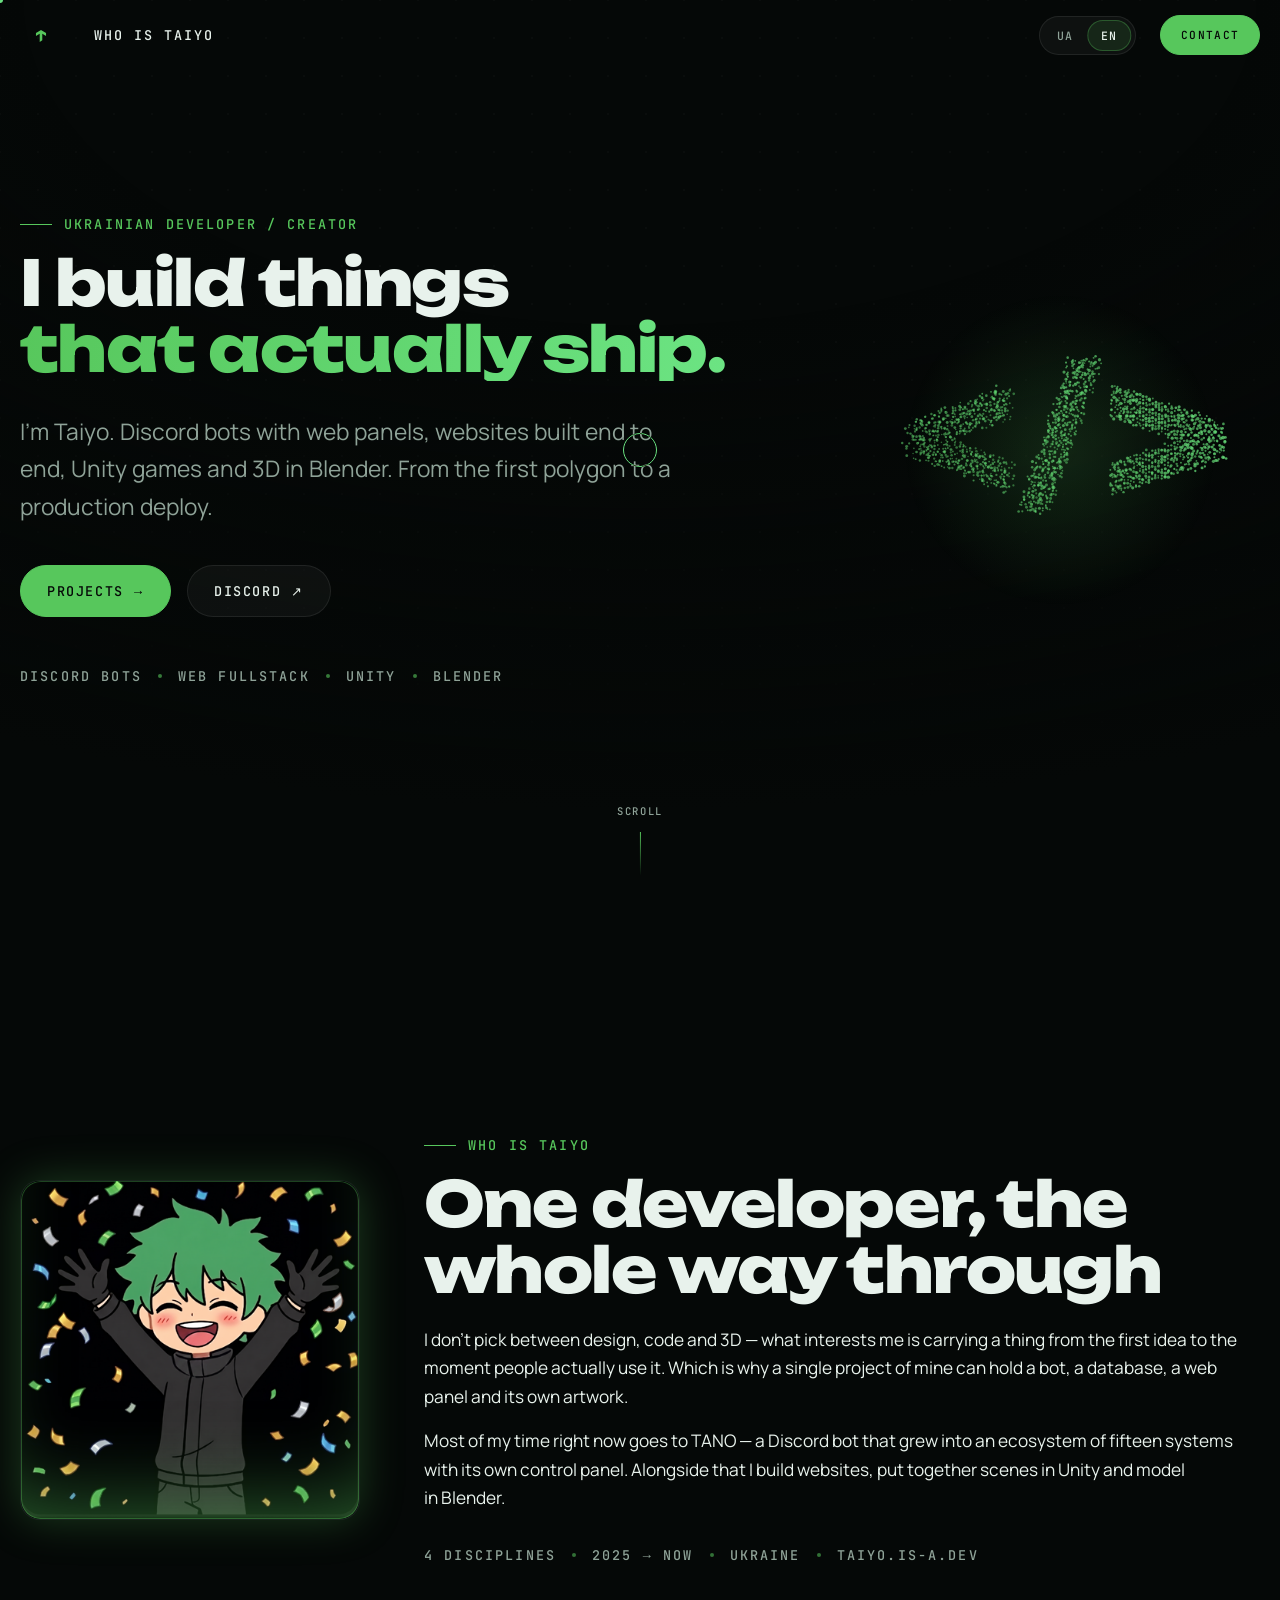
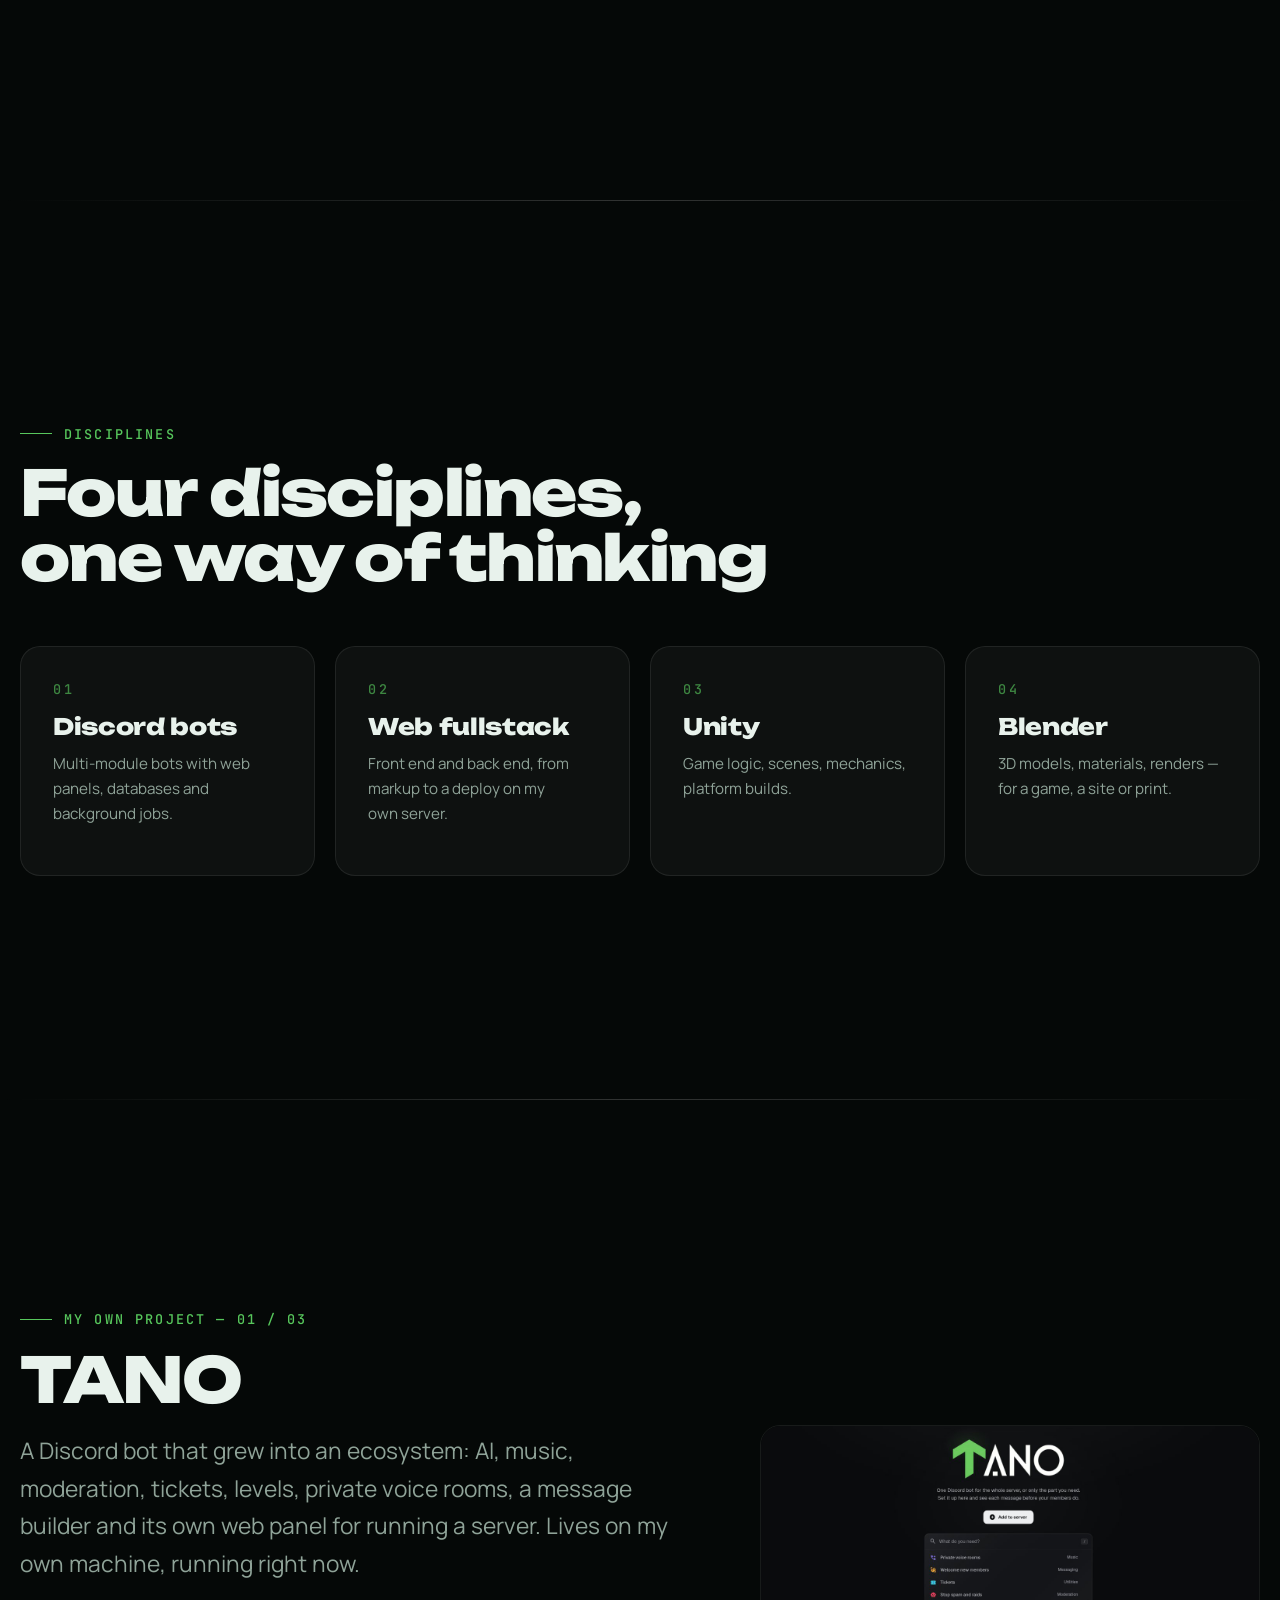
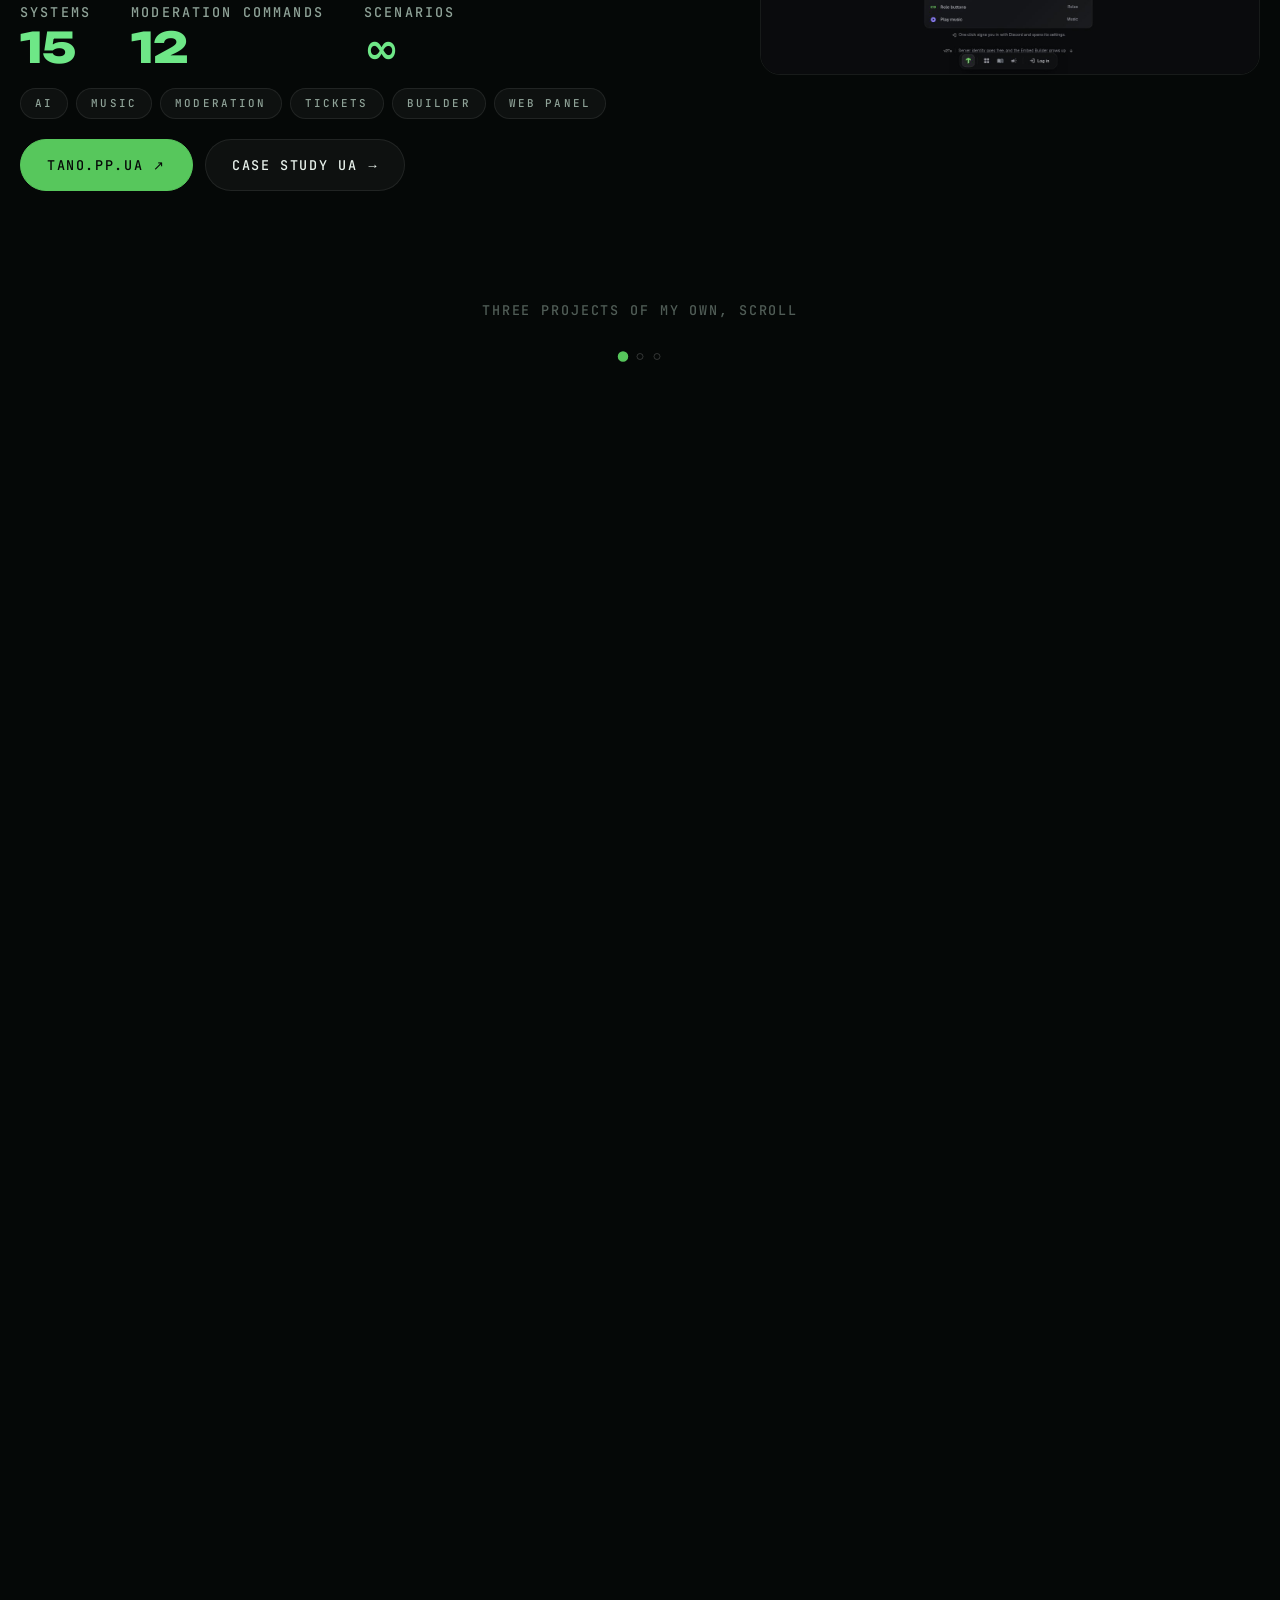
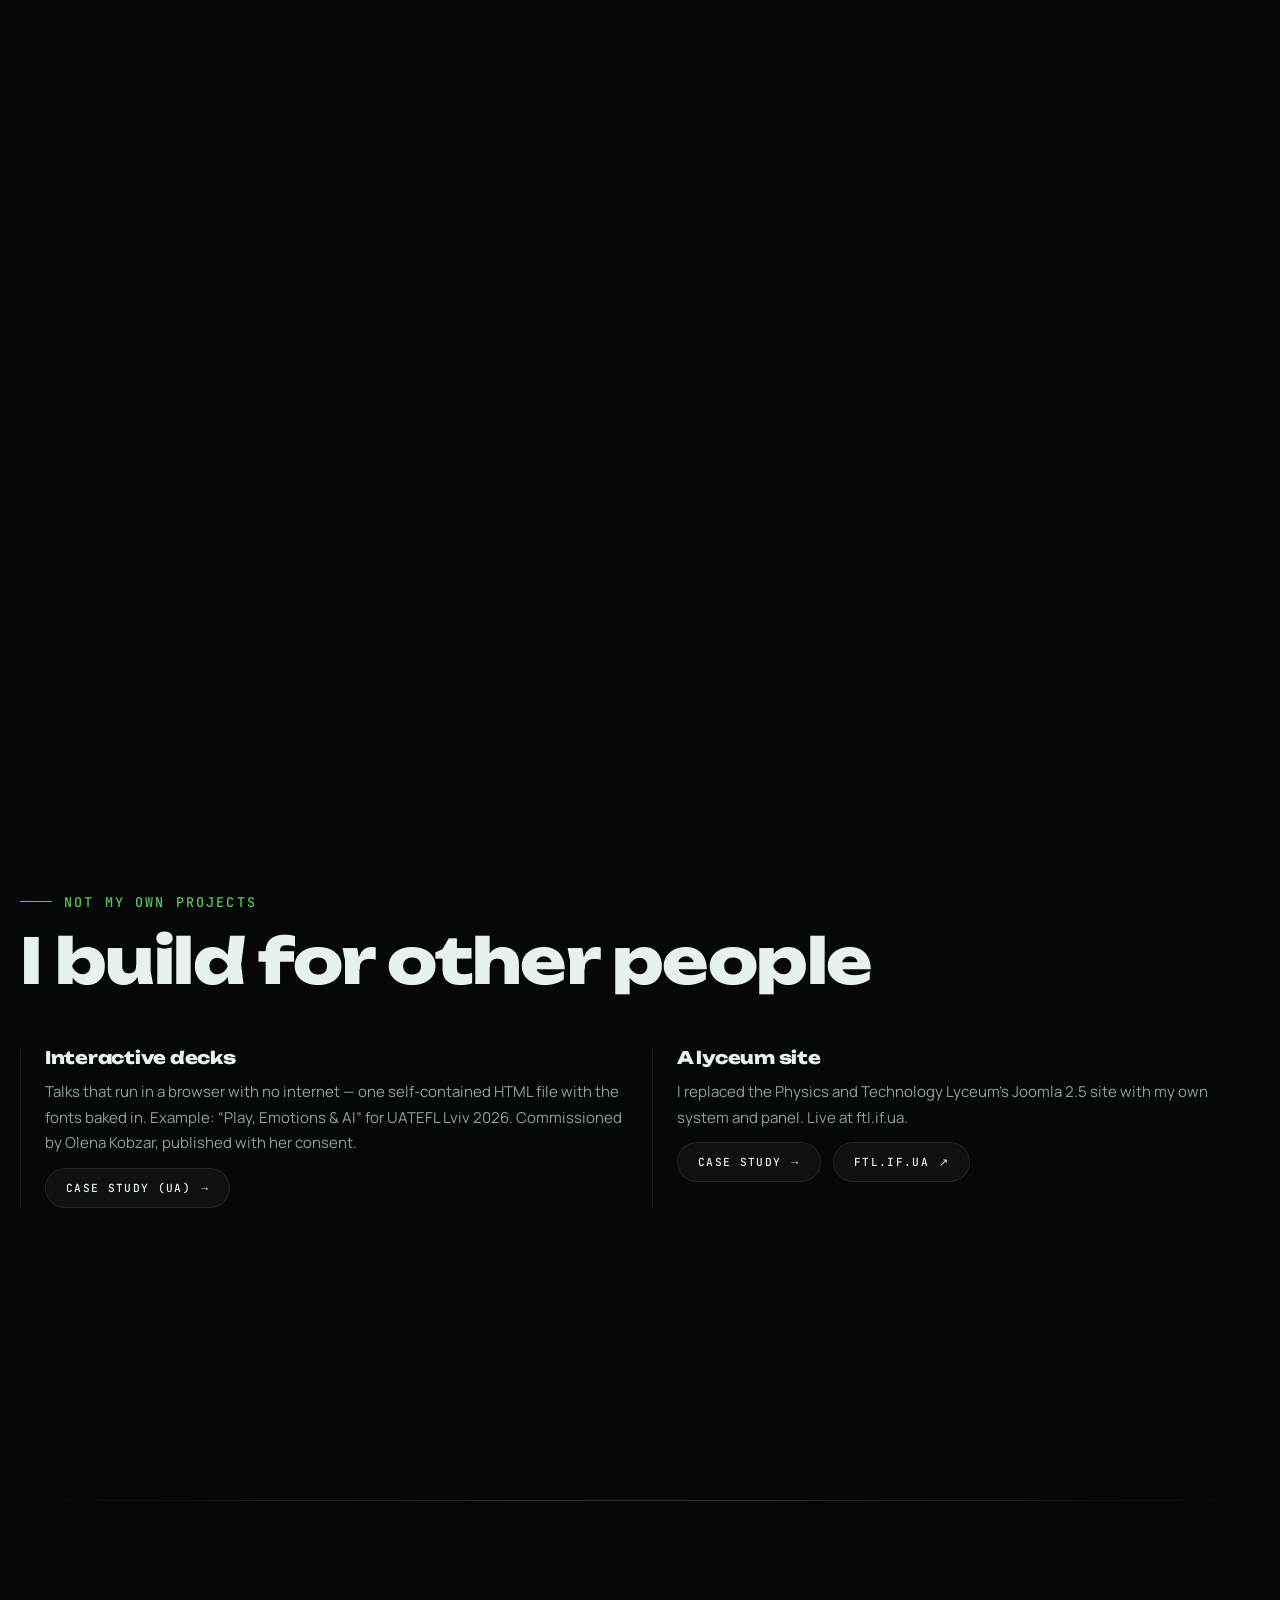
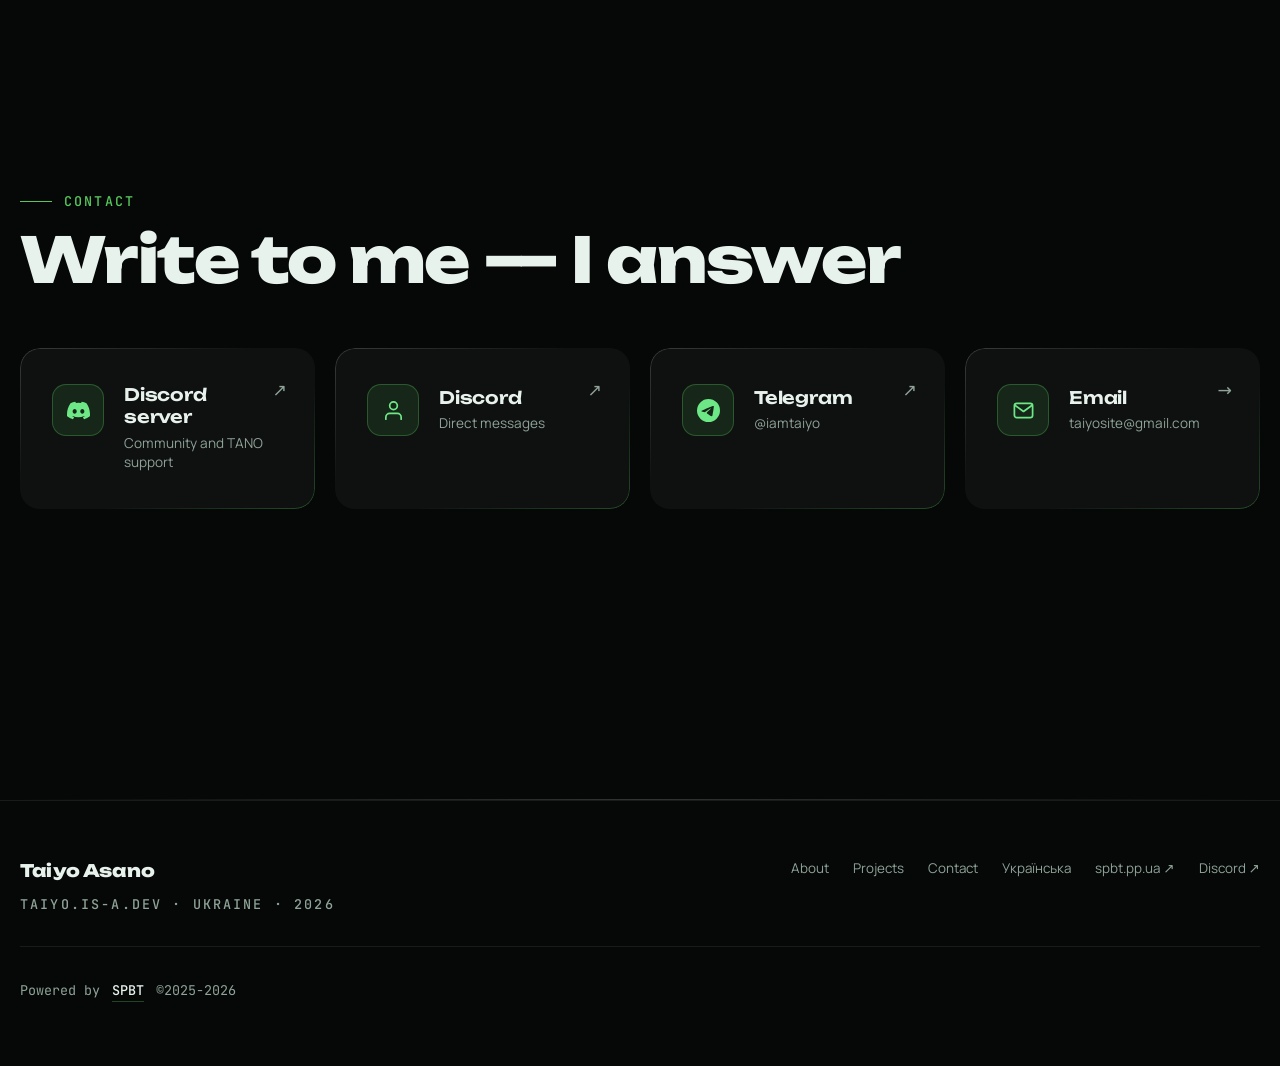
<file: index.html>
<!doctype html>
<!-- `slides` scopes the scroll-snap layout to this page. The case pages under
     /tano/, /ftl/ and /decks/ are ordinary long documents: giving them
     mandatory snapping with no snap targets made every gesture jump to the
     bottom, and zeroing scroll-padding-top hid their anchored headings under
     the fixed nav. -->
<html lang="uk" class="slides">
<head>
<meta charset="utf-8">
<meta name="viewport" content="width=device-width,initial-scale=1">
<script>
  document.documentElement.classList.add('js');
  window.__taiyoFailsafe = setTimeout(function () {
    document.documentElement.classList.add('js-stalled');
  }, 2500);
</script>
<script>
  /* Мова. Той самий порядок, що й на spbt.pp.ua: явний клік по UA/EN важить
     більше за мову браузера, а мова браузера більше за «лишитися». Лише
     українські сторінки перенаправляють: /en/ люди пересилають, і вона мусить
     відкриватися англійською на будь-якому браузері. Inline і ES5, бо модуль
     відкладений і українська сторінка встигла б намалюватися. */
  (function () {
    var KEY = 'taiyo-lang';
    var store = null;
    try { store = window.localStorage; } catch (err) {}
    document.addEventListener('click', function (e) {
      var opt = e.target && e.target.closest && e.target.closest('[data-lang]');
      if (!opt || !store) return;
      try { store.setItem(KEY, opt.getAttribute('data-lang')); } catch (err) {}
    });
    var saved = null;
    try { saved = store && store.getItem(KEY); } catch (err) {}
    if (saved === 'uk') return;
    if (saved !== 'en') {
      if (document.referrer.indexOf(location.origin) === 0) return;
      var langs = navigator.languages || [navigator.language || ''];
      for (var i = 0; i < langs.length; i += 1) {
        if (/^uk\b/i.test(String(langs[i]))) return;
      }
    }
    location.replace('/en/' + location.search + location.hash);
  })();
</script>
<title>Taiyo Asano — Discord-боти, веб, Unity, Blender</title>
<meta name="description" content="Портфоліо Таійо: багатомодульні Discord-боти з веб-панелями, сайти під ключ, ігри на Unity та 3D у Blender. Від першого полігону до продакшн-деплою.">
<meta name="author" content="Taiyo Asano">
<meta name="theme-color" content="#050807">
<link rel="icon" href="/assets/img/favicon.svg" type="image/svg+xml">
<link rel="canonical" href="https://taiyo.is-a.dev/">
<link rel="alternate" hreflang="uk" href="https://taiyo.is-a.dev/">
<link rel="alternate" hreflang="en" href="https://taiyo.is-a.dev/en/">
<link rel="alternate" hreflang="x-default" href="https://taiyo.is-a.dev/">
<meta property="og:type" content="website">
<meta property="og:locale" content="uk_UA">
<meta property="og:site_name" content="Taiyo Asano">
<meta property="og:title" content="Taiyo Asano — Discord-боти, веб, Unity, Blender">
<meta property="og:description" content="Портфоліо Таійо: багатомодульні Discord-боти з веб-панелями, сайти під ключ, ігри на Unity та 3D у Blender. Від першого полігону до продакшн-деплою.">
<meta property="og:url" content="https://taiyo.is-a.dev/">
<meta property="og:image" content="https://taiyo.is-a.dev/assets/img/og.png">
<meta name="twitter:card" content="summary_large_image">
<meta name="twitter:title" content="Taiyo Asano — Discord-боти, веб, Unity, Blender">
<meta name="twitter:description" content="Портфоліо Таійо: Discord-боти з веб-панелями, сайти під ключ, ігри на Unity та 3D у Blender.">
<meta name="twitter:image" content="https://taiyo.is-a.dev/assets/img/og.png">
<link rel="preload" href="/assets/fonts/unbounded-800-cyrillic.woff2" as="font" type="font/woff2" crossorigin>
<link rel="preload" href="/assets/fonts/manrope-400-cyrillic.woff2" as="font" type="font/woff2" crossorigin>
<link rel="stylesheet" href="/assets/css/base.css">
<link rel="stylesheet" href="/assets/css/layout.css">
<link rel="stylesheet" href="/assets/css/components.css">
<link rel="stylesheet" href="/assets/css/taiyo.css">
<script type="module" src="/assets/js/site.js"></script>
</head>
<body>
<canvas id="bg-grid" aria-hidden="true"></canvas>
<div class="cursor-dot" aria-hidden="true"></div>
<div class="cursor-ring" aria-hidden="true"></div>
<div class="page-wipe" aria-hidden="true"></div>

<a class="u-sr" href="#about">Перейти до вмісту</a>

<header class="nav" data-nav>
  <div class="nav__inner">
    <a class="nav__logo nav__logo--icon" href="/" aria-label="Taiyo — на головну">
      <svg viewBox="0 0 2000 2000" aria-hidden="true"><polygon points="1000,510 1420,755 1420,1000 1108,818 1108,1364 892,1490 892,818 580,1000 580,755" fill="currentColor"/></svg>
    </a>

    <a class="nav__who u-mono" href="#about" data-nav-link>WHO IS TAIYO</a>

    <div class="lang" role="group" aria-label="Мова сайту">
      <span class="lang__slider" aria-hidden="true"></span>
      <a class="lang__opt is-on" href="/" data-lang="uk" aria-current="true" lang="uk" hreflang="uk">UA</a>
      <a class="lang__opt" href="/en/" data-lang="en" lang="en" hreflang="en">EN</a>
    </div>

    <a class="btn btn--sm btn--primary nav__cta" data-magnetic href="#contact">Контакти</a>
  </div>
</header>

<main>

  <!-- ═══ 01 · Hero ══════════════════════════════════════════════════ -->
  <section class="hero snap">
    <div class="hero__inner u-container">
      <div class="hero__copy">
        <p class="u-mono u-eyebrow" data-reveal>Український developer / creator</p>
        <h1 class="hero__title">
          <span data-type-in>Створюю все,</span>
          <span class="u-outline" data-reveal data-reveal-delay="2">що запускається.</span>
        </h1>
        <p class="hero__lead" data-reveal data-reveal-delay="1">
          Я — Таійо. Discord-боти з веб-панелями, сайти під ключ, ігри на Unity
          та 3D у Blender. Від першого полігону до продакшн-деплою.
        </p>
        <div class="hero__actions" data-reveal data-reveal-delay="2">
          <a class="btn btn--primary" data-magnetic href="#projects">Проєкти <span aria-hidden="true">→</span></a>
          <a class="btn" data-magnetic href="https://discord.com/invite/b8QpW8W6fR" target="_blank" rel="noopener">Discord <span aria-hidden="true">↗</span></a>
        </div>
        <ul class="hero__tags u-mono" data-reveal data-reveal-delay="3">
          <li>Discord-боти</li><li>Web fullstack</li><li>Unity</li><li>Blender</li>
        </ul>
      </div>

      <div class="hero__visual" data-reveal data-reveal-delay="2">
        <div class="glyph-card">
          <canvas id="hero-glyph" aria-hidden="true"></canvas>
        </div>
      </div>
    </div>
    <div class="hero__scroll u-mono" aria-hidden="true"><span>Гортай</span><i></i></div>
  </section>

  <!-- ═══ 02 · Хто такий Таійо ═══════════════════════════════════════ -->
  <section class="section snap" id="about">
    <div class="u-container about">
      <div class="about__portrait" data-reveal>
        <img src="/assets/img/avatar.png" width="440" height="440" loading="lazy"
             alt="Ілюстрований аватар Таійо — персонаж із зеленим волоссям вітається під конфеті">
        <span class="about__ring" aria-hidden="true"></span>
      </div>
      <div class="about__copy">
        <p class="u-mono u-eyebrow" data-reveal>Who is Taiyo</p>
        <h2 data-reveal data-reveal-delay="1">Один розробник — увесь шлях проєкту</h2>
        <p data-reveal data-reveal-delay="2" style="margin-top:calc(var(--space)*3)">
          Я не вибираю між дизайном, кодом і 3D — мені цікаво вести річ від першої ідеї
          до моменту, коли нею користуються люди. Тому один мій проєкт може містити
          бота, базу даних, веб-панель і власну графіку.
        </p>
        <p data-reveal data-reveal-delay="3">
          Найбільше часу зараз забирає TANO — Discord-бот, який виріс в екосистему
          з п'ятнадцяти систем і власної панелі керування. Паралельно роблю сайти,
          збираю сцени в Unity та моделюю в Blender.
        </p>
        <ul class="facts u-mono" data-reveal data-reveal-delay="4">
          <li>4 напрями</li><li>2025 → зараз</li><li>Україна</li><li>taiyo.is-a.dev</li>
        </ul>
      </div>
    </div>
  </section>

  <!-- ═══ 03 · Напрями ═══════════════════════════════════════════════ -->
  <section class="section section--soft snap" id="skills">
    <div class="u-container">
      <p class="u-mono u-eyebrow" data-reveal>Напрями</p>
      <h2 class="section__title" data-reveal data-reveal-delay="1">Чотири напрями, одна логіка</h2>
      <div class="cards">
        <article class="card card--skill" data-tilt data-reveal data-reveal-delay="1">
          <span class="card__num u-mono">01</span>
          <h3>Discord-боти</h3>
          <p>Багатомодульні боти з веб-панелями, базами даних і фоновими задачами.</p>
        </article>
        <article class="card card--skill" data-tilt data-reveal data-reveal-delay="2">
          <span class="card__num u-mono">02</span>
          <h3>Web fullstack</h3>
          <p>Фронтенд і бекенд, від верстки до деплою на власному сервері.</p>
        </article>
        <article class="card card--skill" data-tilt data-reveal data-reveal-delay="3">
          <span class="card__num u-mono">03</span>
          <h3>Unity</h3>
          <p>Ігрова логіка, сцени, механіки, збірки під платформи.</p>
        </article>
        <article class="card card--skill" data-tilt data-reveal data-reveal-delay="4">
          <span class="card__num u-mono">04</span>
          <h3>Blender</h3>
          <p>3D-моделі, матеріали, рендери — під гру, сайт або друк.</p>
        </article>
      </div>
    </div>
  </section>

  <!-- ═══ 04–06 · Власні проєкти, горизонтально ══════════════════════
       Три власні проєкти їдуть справа наліво. Секція висока,
       всередині sticky-сцена, а рух дає translateX від прогресу звичайної
       вертикальної прокрутки — тобто це справжній скрол, а не перехват
       колеса: скролбар, клавіші й пошук по сторінці працюють. Три
       невидимі якорі дають scroll-snap точки, по одній на проєкт; їхню
       кількість задає --pj-n на секції, а components.css рахує з неї решту.     -->
  <section class="pjtrack" id="projects" aria-labelledby="projects-title" data-pjtrack style="--pj-n:3">
    <!-- Заголовок секції, який не займає жодного пікселя. `.u-sr`
         (base.css:195) — це position:absolute, тож sticky-сцена, якорі
         й прогрес доріжки лишаються рівно там, де були.
         Видимий заголовок усередину сцени без нового CSS не ставиться: рядок
         має height:100%, а сцена — overflow:clip, тому будь-який блок у потоці
         зсуває панелі вниз рівно на свою висоту й стільки ж зрізає знизу.
         Видиме обрамлення несуть надрядки панелей і підпис
         `.pjtrack__hint`. -->
    <h2 class="u-sr" id="projects-title">Три власні проєкти, які я зробив і веду</h2>
    <span class="pjtrack__anchor pjtrack__anchor--1" aria-hidden="true"></span>
    <span class="pjtrack__anchor pjtrack__anchor--2" aria-hidden="true"></span>
    <span class="pjtrack__anchor pjtrack__anchor--3" aria-hidden="true"></span>

    <div class="pjtrack__stage">
      <div class="pjtrack__row" data-pjrow>

        <article class="pjslide pj" id="tano">
          <div class="u-container pj__inner">
      <div class="pj__copy">
        <p class="u-mono u-eyebrow" data-reveal>Мій проєкт — 01 / 03</p>
        <h3 class="pj__title" data-reveal data-reveal-delay="1">TANO</h3>
        <p class="pj__lead" data-reveal data-reveal-delay="2">
          Discord-бот, який виріс в екосистему: штучний інтелект, музика, модерація,
          тікети, рівні, приватні войси, конструктор повідомлень і власна веб-панель
          керування сервером. Живе на своєму сервері, працює просто зараз.
        </p>
        <dl class="stats" data-reveal data-reveal-delay="3">
          <div><dt class="u-mono">Систем</dt><dd data-counter="15">15</dd></div>
          <div><dt class="u-mono">Команд модерації</dt><dd data-counter="12">12</dd></div>
          <div><dt class="u-mono">Сценаріїв</dt><dd>∞</dd></div>
        </dl>
        <ul class="chips u-mono" data-reveal data-reveal-delay="4">
          <li>AI</li><li>Музика</li><li>Модерація</li><li>Тікети</li><li>Builder</li><li>Веб-панель</li>
        </ul>
        <div class="card__actions" data-reveal data-reveal-delay="5">
          <a class="btn btn--primary" data-magnetic href="https://tano.pp.ua/" target="_blank" rel="noopener">tano.pp.ua <span aria-hidden="true">↗</span></a>
          <a class="btn" data-magnetic href="/tano/" data-page-link>Кейс <span aria-hidden="true">→</span></a>
        </div>
      </div>
      <div class="pj__visual" data-reveal data-reveal-delay="2">
        <img src="/assets/img/tano-shot.jpg" width="1280" height="640" loading="lazy"
             alt="Головна сторінка нової панелі TANO v27: одне речення про бота, кнопка Add to server і пошук «What do you need?» із найчастішими задачами">
      </div>
          </div>
        </article>

        <article class="pjslide pj" id="spbt-db">
          <div class="u-container pj__inner">
      <div class="pj__copy">
        <p class="u-mono u-eyebrow" data-reveal>Мій проєкт — 02 / 03</p>
        <h3 class="pj__title" data-reveal data-reveal-delay="1">SPBT_DB</h3>
        <p class="pj__lead" data-reveal data-reveal-delay="2">
          Вбудована база даних для Node.js, яку я написав для TANO замість
          JSON-файлів: індекси, TTL, планувальник і векторний пошук. Код відкритий.
        </p>
        <dl class="stats" data-reveal data-reveal-delay="3">
          <div><dt class="u-mono">Читання зі 100 000</dt><dd>0,8 мкс</dd></div>
          <div><dt class="u-mono">kill -9 без втрат</dt><dd>100/100</dd></div>
          <div><dt class="u-mono">Рядків коду</dt><dd>3 700</dd></div>
        </dl>
        <div class="card__actions" data-reveal data-reveal-delay="5">
          <a class="btn btn--primary" data-magnetic href="https://github.com/DanyloKob/SPBT_DB" target="_blank" rel="noopener">GitHub <span aria-hidden="true">↗</span></a>
        </div>
      </div>
      <div class="pj__visual" data-reveal data-reveal-delay="2">
        <img src="/assets/img/spbt-db-shot.jpg" width="1280" height="640" loading="lazy"
             alt="Сторінка SPBT_DB на GitHub: відкритий репозиторій з описом, тегами й ліцензією MIT">
      </div>
          </div>
        </article>

        <article class="pjslide pj" id="sites">
          <div class="u-container pj__inner">
            <div class="pj__copy">
              <p class="u-mono u-eyebrow" data-reveal>Мій проєкт — 03 / 03</p>
              <h3 class="pj__title" data-reveal data-reveal-delay="1">Сайти</h3>
              <p class="pj__lead" data-reveal data-reveal-delay="2">Сайт компанії SPBT, це портфоліо і застосунок мого класу. Усі три зробив і веду сам.</p>
              <div class="card__actions" data-reveal data-reveal-delay="3">
                <a class="btn btn--primary" data-magnetic href="https://spbt.pp.ua" target="_blank" rel="noopener">spbt.pp.ua <span aria-hidden="true">↗</span></a>
                <a class="btn" data-magnetic href="https://github.com/DanyloKob/class-group-site" target="_blank" rel="noopener" aria-label="Код сайту класу на GitHub">GitHub <span aria-hidden="true">↗</span></a>
              </div>
            </div>
            <div class="pj__visual trio" data-reveal data-reveal-delay="2">
              <a class="trio__item trio__item--lead" href="https://spbt.pp.ua" target="_blank" rel="noopener">
                <span class="trio__frame"><img src="/assets/img/site-spbt.jpg" width="960" height="600" loading="lazy" alt="Головна сторінка spbt.pp.ua: заголовок «Малі проєкти, живий продакшн» і зелена емблема на темному тлі"></span>
                <span class="trio__name">SPBT <small>сайт компанії</small></span>
              </a>
              <div class="trio__item">
                <span class="trio__frame"><img src="/assets/img/site-portfolio.jpg" width="960" height="600" loading="lazy" alt="Головна сторінка цього портфоліо: заголовок «Створюю все, що запускається»"></span>
                <span class="trio__name">Цей сайт</span>
              </div>
              <a class="trio__item" href="https://github.com/DanyloKob/class-group-site" target="_blank" rel="noopener">
                <span class="trio__frame"><img src="/assets/img/site-class.jpg" width="960" height="600" loading="lazy" alt="Екран входу застосунку класу L-23 LIFE: емблема і кнопка входу через Telegram"></span>
                <span class="trio__name">Сайт групи</span>
              </a>
            </div>
          </div>
        </article>

      </div><!-- /.pjtrack__row -->

      <div class="pjtrack__dots" data-pjdots aria-hidden="true">
        <span class="is-on"></span><span></span><span></span>
      </div>
      <p class="pjtrack__hint u-mono" aria-hidden="true">Три власні проєкти, гортай</p>
    </div><!-- /.pjtrack__stage -->
  </section>

  <!-- ═══ 07 · Не свої проєкти ═══════════════════════════════════════
       Один слайд із власним предметом: трек вище тримає мої проєкти, тут
       робота на інших. Слова «на замовлення» немає навмисно: замовниця
       названа лише в презентаціях.                                       -->
  <section class="section snap" id="beyond">
    <div class="u-container">
      <p class="u-mono u-eyebrow" data-reveal>Не свої проєкти</p>
      <h2 class="section__title" data-reveal data-reveal-delay="1">Роблю для інших</h2>
      <div class="minor">
        <article class="minor__item" data-reveal data-reveal-delay="1">
          <h3>Інтерактивні презентації</h3>
          <p>Доповіді, що працюють у браузері без інтернету — один самодостатній
             HTML-файл із вшитими шрифтами. Приклад — «Play, Emotions &amp; AI»
             для UATEFL Lviv 2026. Замовниця — Olena Kobzar, публікується
             за її згодою.</p>
          <!-- Кнопка, а не текстове посилання, всупереч коментарю до `.minor`
               («no buttons»): base.css:101 знімає з посилань і колір, і
               підкреслення, тож «Кейс →» усередині сірого `.minor__item p`
               відрізнявся від тексту лише стрілкою. aria-label — бо тепер
               два посилання «Кейс» стоять поруч у списку посилань екранного
               читача; видимий текст входить у назву, тому керування голосом
               теж працює. -->
          <div class="card__actions">
            <a class="btn btn--sm" data-magnetic href="/decks/" data-page-link aria-label="Кейс презентацій">Кейс <span aria-hidden="true">→</span></a>
          </div>
        </article>
        <article class="minor__item" data-reveal data-reveal-delay="2">
          <h3>Сайт ліцею</h3>
          <p>Замінив сайт Фізико-технічного ліцею на Joomla 2.5 власною системою
             з панеллю. Запущено на ftl.if.ua.</p>
          <div class="card__actions">
            <a class="btn btn--sm" data-magnetic href="/ftl/" data-page-link aria-label="Кейс сайту ліцею">Кейс <span aria-hidden="true">→</span></a>
            <a class="btn btn--sm" data-magnetic href="https://ftl.if.ua/" target="_blank" rel="noopener">ftl.if.ua <span aria-hidden="true">↗</span></a>
          </div>
        </article>
      </div>
    </div>
  </section>

  <!-- ═══ 08 · Контакти ══════════════════════════════════════════════ -->
  <section class="section section--soft snap" id="contact">
    <div class="u-container">
      <p class="u-mono u-eyebrow" data-reveal>Контакти</p>
      <h2 class="section__title" data-reveal data-reveal-delay="1">Напиши — відповім</h2>
      <ul class="tiles">
        <li><a class="tile" data-magnetic data-reveal data-reveal-delay="1"
               href="https://discord.com/invite/b8QpW8W6fR" target="_blank" rel="noopener">
          <span class="tile__icon" aria-hidden="true"><svg viewBox="0 0 24 24" fill="currentColor"><path d="M20.317 4.37a19.79 19.79 0 0 0-4.885-1.515.074.074 0 0 0-.079.037c-.21.375-.444.865-.608 1.25a18.27 18.27 0 0 0-5.487 0 12.64 12.64 0 0 0-.617-1.25.077.077 0 0 0-.079-.037A19.736 19.736 0 0 0 3.677 4.37a.07.07 0 0 0-.032.027C.533 9.046-.32 13.58.099 18.058a.082.082 0 0 0 .031.056 19.9 19.9 0 0 0 5.993 3.03.078.078 0 0 0 .084-.028c.462-.63.874-1.295 1.226-1.994a.076.076 0 0 0-.041-.106 13.1 13.1 0 0 1-1.872-.892.077.077 0 0 1-.008-.128c.126-.094.252-.192.372-.291a.074.074 0 0 1 .078-.01c3.928 1.793 8.18 1.793 12.061 0a.074.074 0 0 1 .079.009c.12.099.246.198.373.292a.077.077 0 0 1-.007.128c-.598.35-1.22.644-1.873.891a.077.077 0 0 0-.04.107c.36.698.772 1.363 1.225 1.993a.076.076 0 0 0 .084.029 19.84 19.84 0 0 0 6.002-3.03.077.077 0 0 0 .032-.055c.5-5.177-.838-9.674-3.549-13.66a.061.061 0 0 0-.031-.029ZM8.02 15.331c-1.183 0-2.157-1.086-2.157-2.419 0-1.333.955-2.419 2.157-2.419 1.211 0 2.176 1.095 2.157 2.419 0 1.333-.956 2.419-2.157 2.419Zm7.975 0c-1.183 0-2.157-1.086-2.157-2.419 0-1.333.955-2.419 2.157-2.419 1.211 0 2.176 1.095 2.157 2.419 0 1.333-.946 2.419-2.157 2.419Z"/></svg></span>
          <span class="tile__label">Discord-сервер</span>
          <span class="tile__meta u-muted">Спільнота та підтримка TANO</span>
          <span class="tile__arrow" aria-hidden="true">↗</span>
        </a></li>

        <li><a class="tile" data-magnetic data-reveal data-reveal-delay="2"
               href="https://discord.com/users/1081494299205705738" target="_blank" rel="noopener">
          <span class="tile__icon" aria-hidden="true"><svg viewBox="0 0 24 24" fill="none" stroke="currentColor" stroke-width="1.8" stroke-linecap="round" stroke-linejoin="round"><path d="M20 21v-2a4 4 0 0 0-4-4H8a4 4 0 0 0-4 4v2"/><circle cx="12" cy="7" r="4"/></svg></span>
          <span class="tile__label">Discord</span>
          <span class="tile__meta u-muted">Особисті повідомлення</span>
          <span class="tile__arrow" aria-hidden="true">↗</span>
        </a></li>

        <li><a class="tile" data-magnetic data-reveal data-reveal-delay="3"
               href="https://t.me/iamtaiyo" target="_blank" rel="noopener">
          <span class="tile__icon" aria-hidden="true"><svg viewBox="0 0 24 24" fill="currentColor"><path d="M11.944 0A12 12 0 0 0 0 12a12 12 0 0 0 12 12 12 12 0 0 0 12-12A12 12 0 0 0 12 0a12 12 0 0 0-.056 0zm4.962 7.224c.1-.002.321.023.465.14a.506.506 0 0 1 .171.325c.016.093.036.306.02.472-.18 1.898-.962 6.502-1.36 8.627-.168.9-.499 1.201-.82 1.23-.696.065-1.225-.46-1.9-.902-1.056-.693-1.653-1.124-2.678-1.8-1.185-.78-.417-1.21.258-1.91.177-.184 3.247-2.977 3.307-3.23.007-.032.014-.15-.056-.212s-.174-.041-.249-.024c-.106.024-1.793 1.14-5.061 3.345-.48.33-.913.49-1.302.48-.428-.008-1.252-.241-1.865-.44-.752-.245-1.349-.374-1.297-.789.027-.216.325-.437.893-.663 3.498-1.524 5.83-2.529 6.998-3.014 3.332-1.386 4.025-1.627 4.476-1.635z"/></svg></span>
          <span class="tile__label">Telegram</span>
          <span class="tile__meta u-muted">@iamtaiyo</span>
          <span class="tile__arrow" aria-hidden="true">↗</span>
        </a></li>

        <li><a class="tile" data-magnetic data-reveal data-reveal-delay="4" href="mailto:taiyosite@gmail.com">
          <span class="tile__icon" aria-hidden="true"><svg viewBox="0 0 24 24" fill="none" stroke="currentColor" stroke-width="1.8" stroke-linecap="round" stroke-linejoin="round"><rect x="2.5" y="4.5" width="19" height="15" rx="2.5"/><path d="m3 6.5 9 6.5 9-6.5"/></svg></span>
          <span class="tile__label">Пошта</span>
          <span class="tile__meta u-muted">taiyosite@gmail.com</span>
          <span class="tile__arrow" aria-hidden="true">→</span>
        </a></li>
      </ul>
    </div>
  </section>

</main>

<footer class="footer">
  <div class="u-container footer__inner">
    <div class="footer__brand">
      <p><strong>Taiyo Asano</strong></p>
      <p class="footer__meta u-mono">taiyo.is-a.dev · Україна · 2026</p>
    </div>
    <nav class="footer__nav" aria-label="Навігація у футері">
      <a href="/#about">Про мене</a>
      <a href="/#projects">Проєкти</a>
      <a href="/#contact">Контакти</a>
      <a href="https://spbt.pp.ua" target="_blank" rel="noopener">spbt.pp.ua <span aria-hidden="true">↗</span></a>
      <a href="https://discord.com/invite/b8QpW8W6fR" target="_blank" rel="noopener">Discord <span aria-hidden="true">↗</span></a>
    </nav>
    <p class="footer__powered">
      Powered by <a href="https://spbt.pp.ua" target="_blank" rel="noopener">SPBT</a> <span>&copy;2025-2026</span>
    </p>
  </div>
</footer>
</body>
</html>
</file>
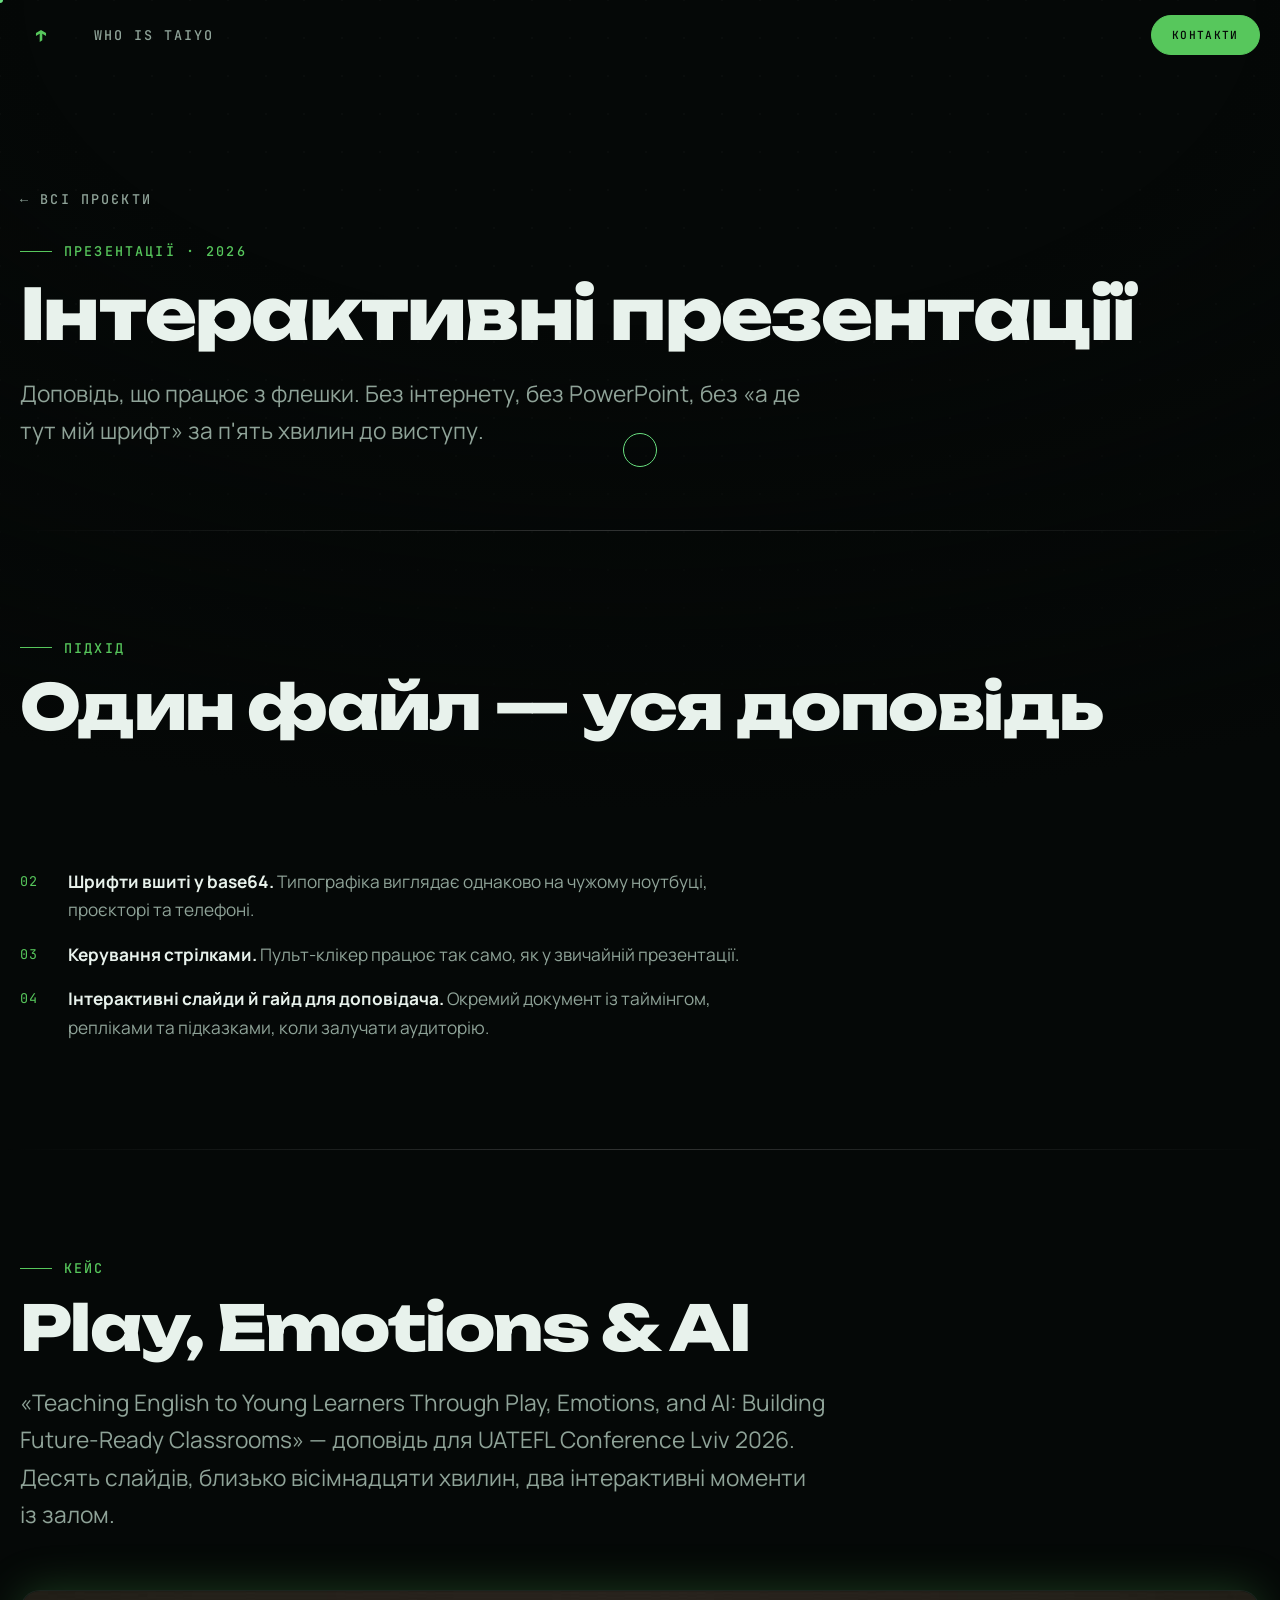
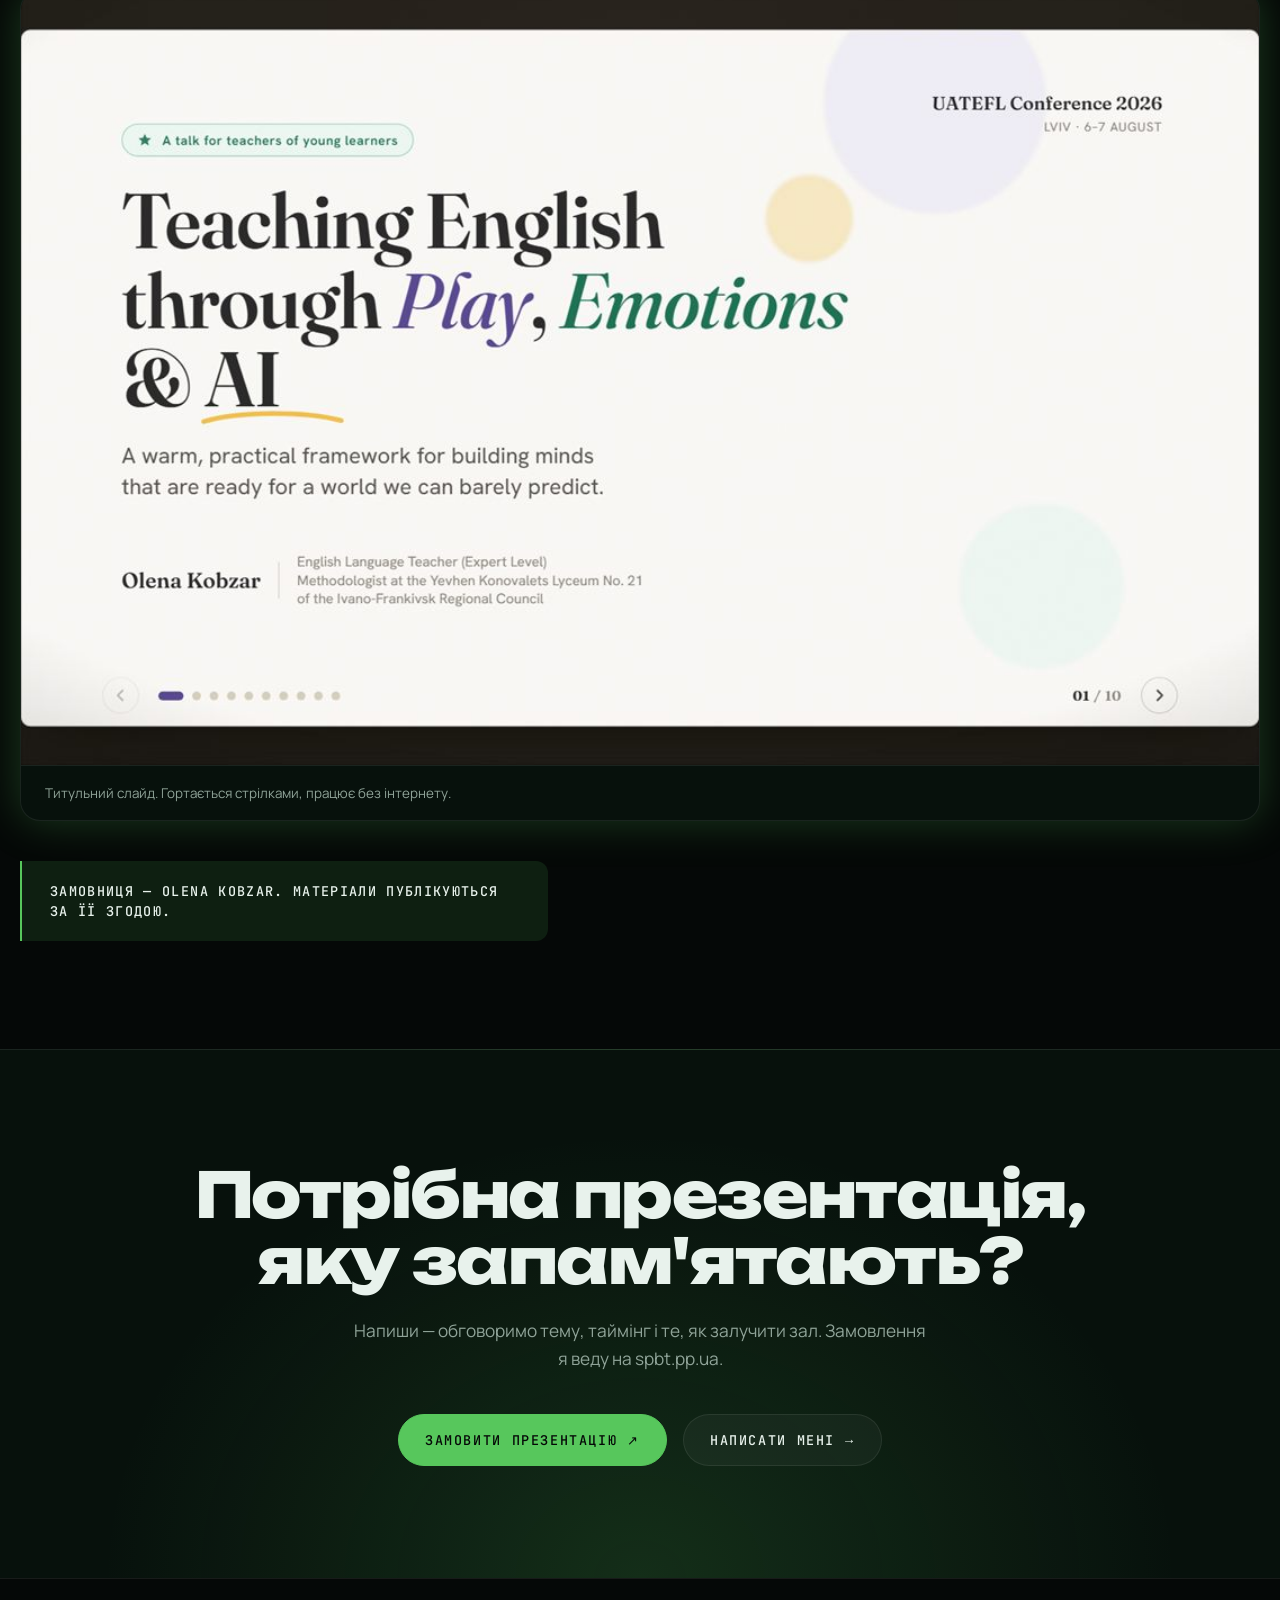
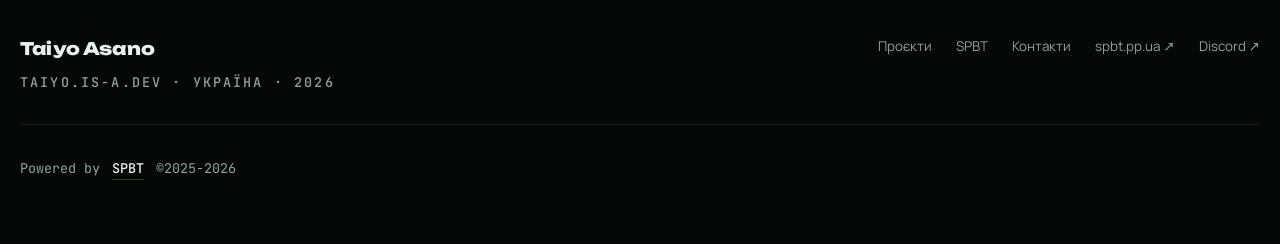
<file: decks/index.html>
<!doctype html>
<html lang="uk">
<head>
<meta charset="utf-8">
<meta name="viewport" content="width=device-width,initial-scale=1">
<script>
  document.documentElement.classList.add('js');
  window.__taiyoFailsafe = setTimeout(function () {
    document.documentElement.classList.add('js-stalled');
  }, 2500);
</script>
<title>Інтерактивні презентації</title>
<meta name="description" content="Кейс: презентація як один самодостатній HTML-файл — вшиті шрифти, робота офлайн, керування стрілками та інтерактивні слайди. Приклад — доповідь для UATEFL Lviv 2026.">
<meta name="author" content="Taiyo Asano">
<meta name="theme-color" content="#050807">
<link rel="icon" href="/assets/img/favicon.svg" type="image/svg+xml">
<link rel="canonical" href="https://taiyo.is-a.dev/decks/">
<meta property="og:type" content="article">
<meta property="og:locale" content="uk_UA">
<meta property="og:site_name" content="Taiyo Asano">
<meta property="og:title" content="Інтерактивні презентації">
<meta property="og:description" content="Презентація як один самодостатній HTML-файл: вшиті шрифти, робота офлайн, інтерактивні слайди. Приклад — доповідь для UATEFL Lviv 2026.">
<meta property="og:url" content="https://taiyo.is-a.dev/decks/">
<meta property="og:image" content="https://taiyo.is-a.dev/assets/img/og.png">
<meta name="twitter:card" content="summary_large_image">
<meta name="twitter:title" content="Інтерактивні презентації">
<meta name="twitter:description" content="Доповідь, що працює з флешки: один HTML-файл, вшиті шрифти, інтерактивні слайди.">
<meta name="twitter:image" content="https://taiyo.is-a.dev/assets/img/og.png">
<link rel="stylesheet" href="/assets/css/base.css">
<link rel="stylesheet" href="/assets/css/layout.css">
<link rel="stylesheet" href="/assets/css/components.css">
<script type="module" src="/assets/js/site.js"></script>
</head>
<body>
<canvas id="bg-grid" aria-hidden="true"></canvas>
<div class="cursor-dot" aria-hidden="true"></div>
<div class="cursor-ring" aria-hidden="true"></div>
<div class="page-wipe" aria-hidden="true"></div>

<a class="u-sr" href="#approach">Перейти до вмісту</a>

<header class="nav" data-nav>
  <div class="nav__inner">
    <a class="nav__logo nav__logo--icon" href="/" data-page-link aria-label="Taiyo — на головну">
      <svg viewBox="0 0 2000 2000" aria-hidden="true"><polygon points="1000,510 1420,755 1420,1000 1108,818 1108,1364 892,1490 892,818 580,1000 580,755" fill="currentColor"/></svg>
    </a>
    <a class="nav__who u-mono" href="/#about" data-page-link>WHO IS TAIYO</a>
    <a class="btn btn--sm btn--primary nav__cta" data-magnetic href="/#contact" data-page-link>Контакти</a>
  </div>
</header>

<main>

  <section class="case">
    <div class="u-container">
      <a class="case__back u-mono" href="/#projects" data-page-link><span aria-hidden="true">←</span> Всі проєкти</a>
      <p class="u-mono u-eyebrow" data-reveal>Презентації · 2026</p>
      <h1 data-type-in>Інтерактивні презентації</h1>
      <p class="case__lead" data-reveal data-reveal-delay="1">
        Доповідь, що працює з флешки. Без інтернету, без PowerPoint, без «а де тут
        мій шрифт» за п'ять хвилин до виступу.
      </p>
    </div>
  </section>

  <section class="section section--soft" id="approach">
    <div class="u-container">
      <p class="u-mono u-eyebrow" data-reveal>Підхід</p>
      <h2 class="section__title" data-reveal data-reveal-delay="1">Один файл — уся доповідь</h2>
      <ol class="approach">
        <li data-reveal data-reveal-delay="1"><strong>Один HTML-файл.</strong> Нічого не треба встановлювати й нікуди завантажувати — відкривається подвійним кліком у будь-якому браузері.</li>
        <li data-reveal data-reveal-delay="2"><strong>Шрифти вшиті у base64.</strong> Типографіка виглядає однаково на чужому ноутбуці, проєкторі та телефоні.</li>
        <li data-reveal data-reveal-delay="3"><strong>Керування стрілками.</strong> Пульт-клікер працює так само, як у звичайній презентації.</li>
        <li data-reveal data-reveal-delay="4"><strong>Інтерактивні слайди й гайд для доповідача.</strong> Окремий документ із таймінгом, репліками та підказками, коли залучати аудиторію.</li>
      </ol>
    </div>
  </section>

  <section class="section">
    <div class="u-container">
      <p class="u-mono u-eyebrow" data-reveal>Кейс</p>
      <h2 class="section__title" data-reveal data-reveal-delay="1">Play, Emotions &amp; AI</h2>
      <p class="section__lead" data-reveal data-reveal-delay="2">
        «Teaching English to Young Learners Through Play, Emotions, and AI:
        Building Future-Ready Classrooms» — доповідь для UATEFL Conference
        Lviv 2026. Десять слайдів, близько вісімнадцяти хвилин, два інтерактивні
        моменти із залом.
      </p>
      <figure class="shot" data-reveal data-reveal-delay="3">
        <img src="/assets/img/deck-shot.jpg" width="1100" height="688" loading="lazy"
             alt="Титульний слайд презентації Play, Emotions and AI із заголовком та даними доповідачки">
        <figcaption class="u-muted">Титульний слайд. Гортається стрілками, працює без інтернету.</figcaption>
      </figure>
      <p class="credit u-mono" data-reveal data-reveal-delay="4">
        Замовниця — Olena Kobzar. Матеріали публікуються за її згодою.
      </p>
    </div>
  </section>

  <section class="cta">
    <div class="u-container">
      <h2 data-reveal>Потрібна презентація, яку запам'ятають?</h2>
      <!-- Первинна дія тут — замовлення, і це єдиний кейс, де так: саму
           презентацію відкрити не можна, тож єдине, що читач може отримати, —
           зроблену для нього. Мої контакти лишаються поруч, але для
           «поговорити», а не для «замовити». Голос — «я»: замовлення я веду
           через SPBT. Одним абзацом, а не двома: два речення поспіль, кожне
           зі своїм закликом, суперечили б одне одному над кнопками. -->
      <p data-reveal data-reveal-delay="1">Напиши — обговоримо тему, таймінг і те, як залучити зал. Замовлення я веду на spbt.pp.ua.</p>
      <div class="cta__actions" data-reveal data-reveal-delay="2">
        <a class="btn btn--primary" data-magnetic href="https://spbt.pp.ua/#contact" target="_blank" rel="noopener">Замовити презентацію <span aria-hidden="true">↗</span></a>
        <a class="btn" data-magnetic href="/#contact" data-page-link>Написати мені <span aria-hidden="true">→</span></a>
      </div>
    </div>
  </section>

</main>

<footer class="footer">
  <div class="u-container footer__inner">
    <div class="footer__brand">
      <p><strong>Taiyo Asano</strong></p>
      <p class="footer__meta u-mono">taiyo.is-a.dev · Україна · 2026</p>
    </div>
    <nav class="footer__nav" aria-label="Навігація у футері">
      <a href="/#projects">Проєкти</a>
      <a href="/#sites">SPBT</a>
      <a href="/#contact">Контакти</a>
      <a href="https://spbt.pp.ua" target="_blank" rel="noopener">spbt.pp.ua <span aria-hidden="true">↗</span></a>
      <a href="https://discord.com/invite/b8QpW8W6fR" target="_blank" rel="noopener">Discord <span aria-hidden="true">↗</span></a>
    </nav>
    <p class="footer__powered">
      Powered by <a href="https://spbt.pp.ua" target="_blank" rel="noopener">SPBT</a> <span>&copy;2025-2026</span>
    </p>
  </div>
</footer>
</body>
</html>
</file>
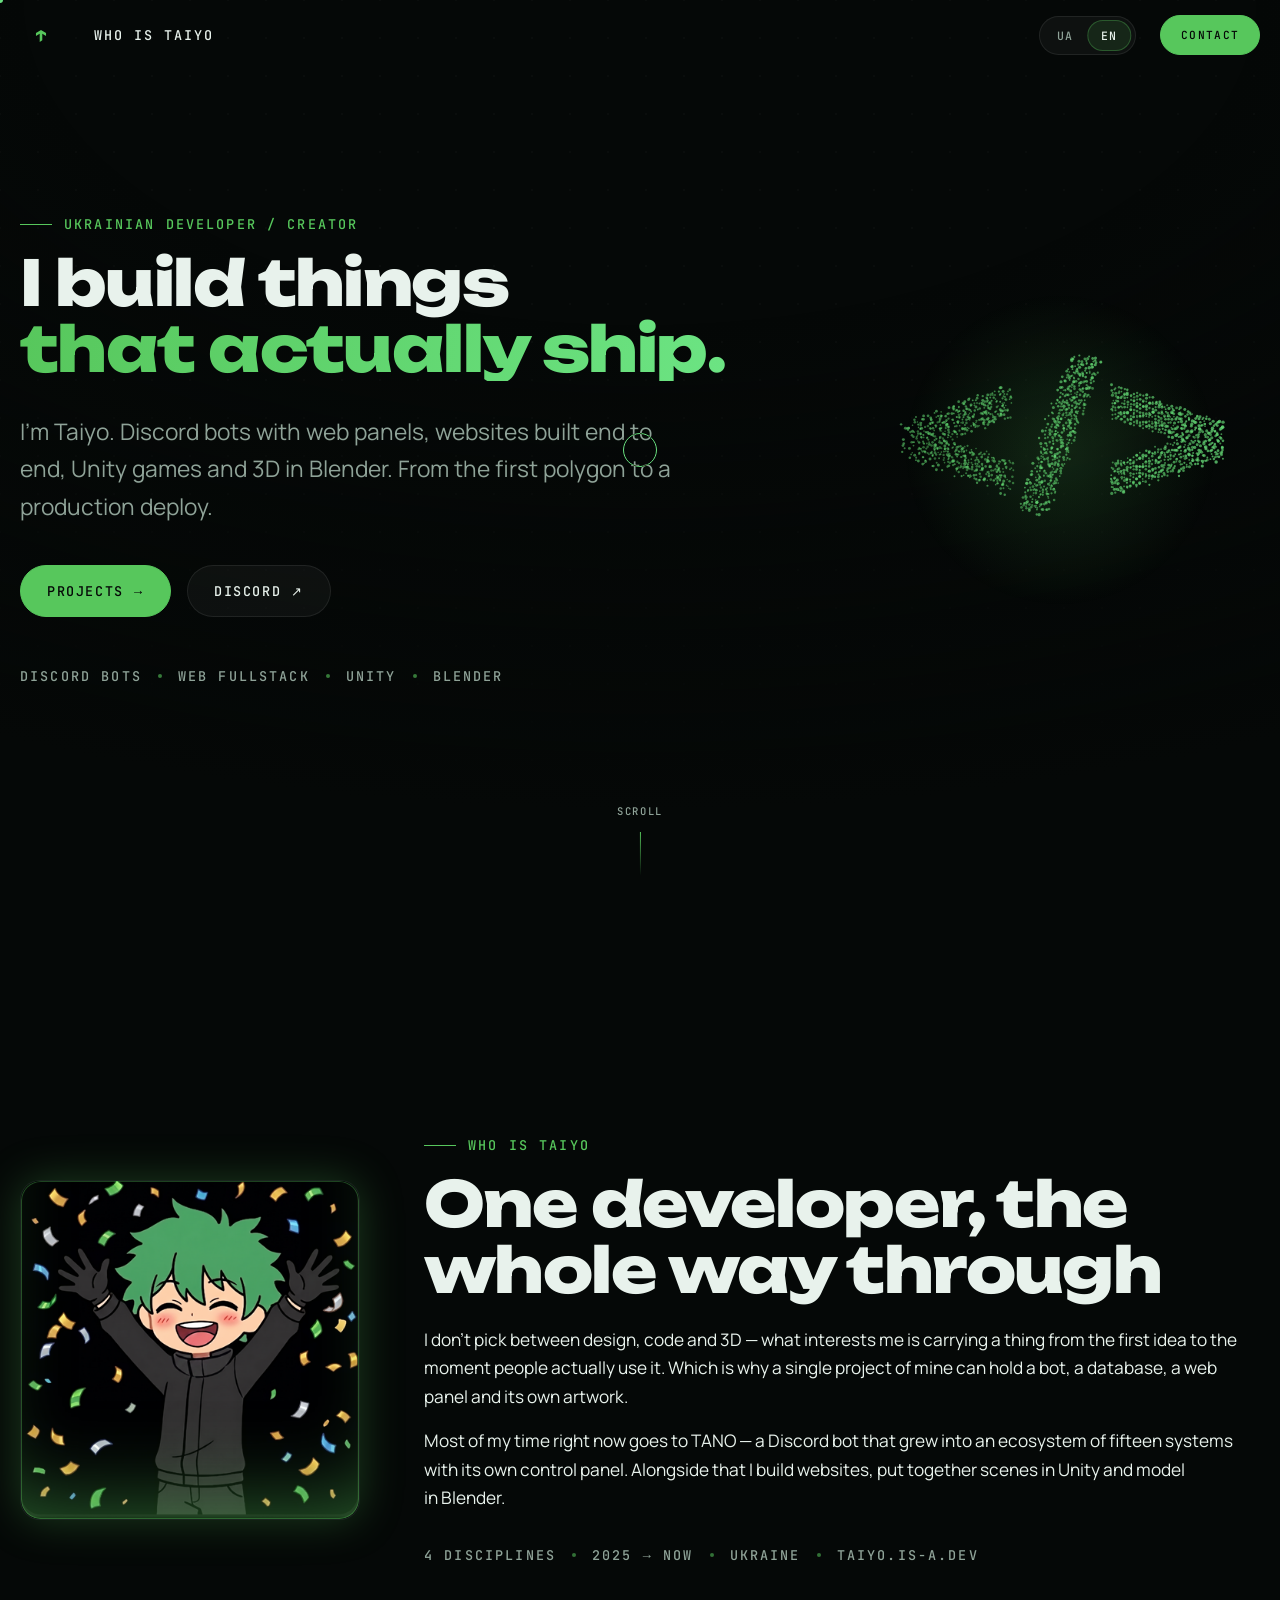
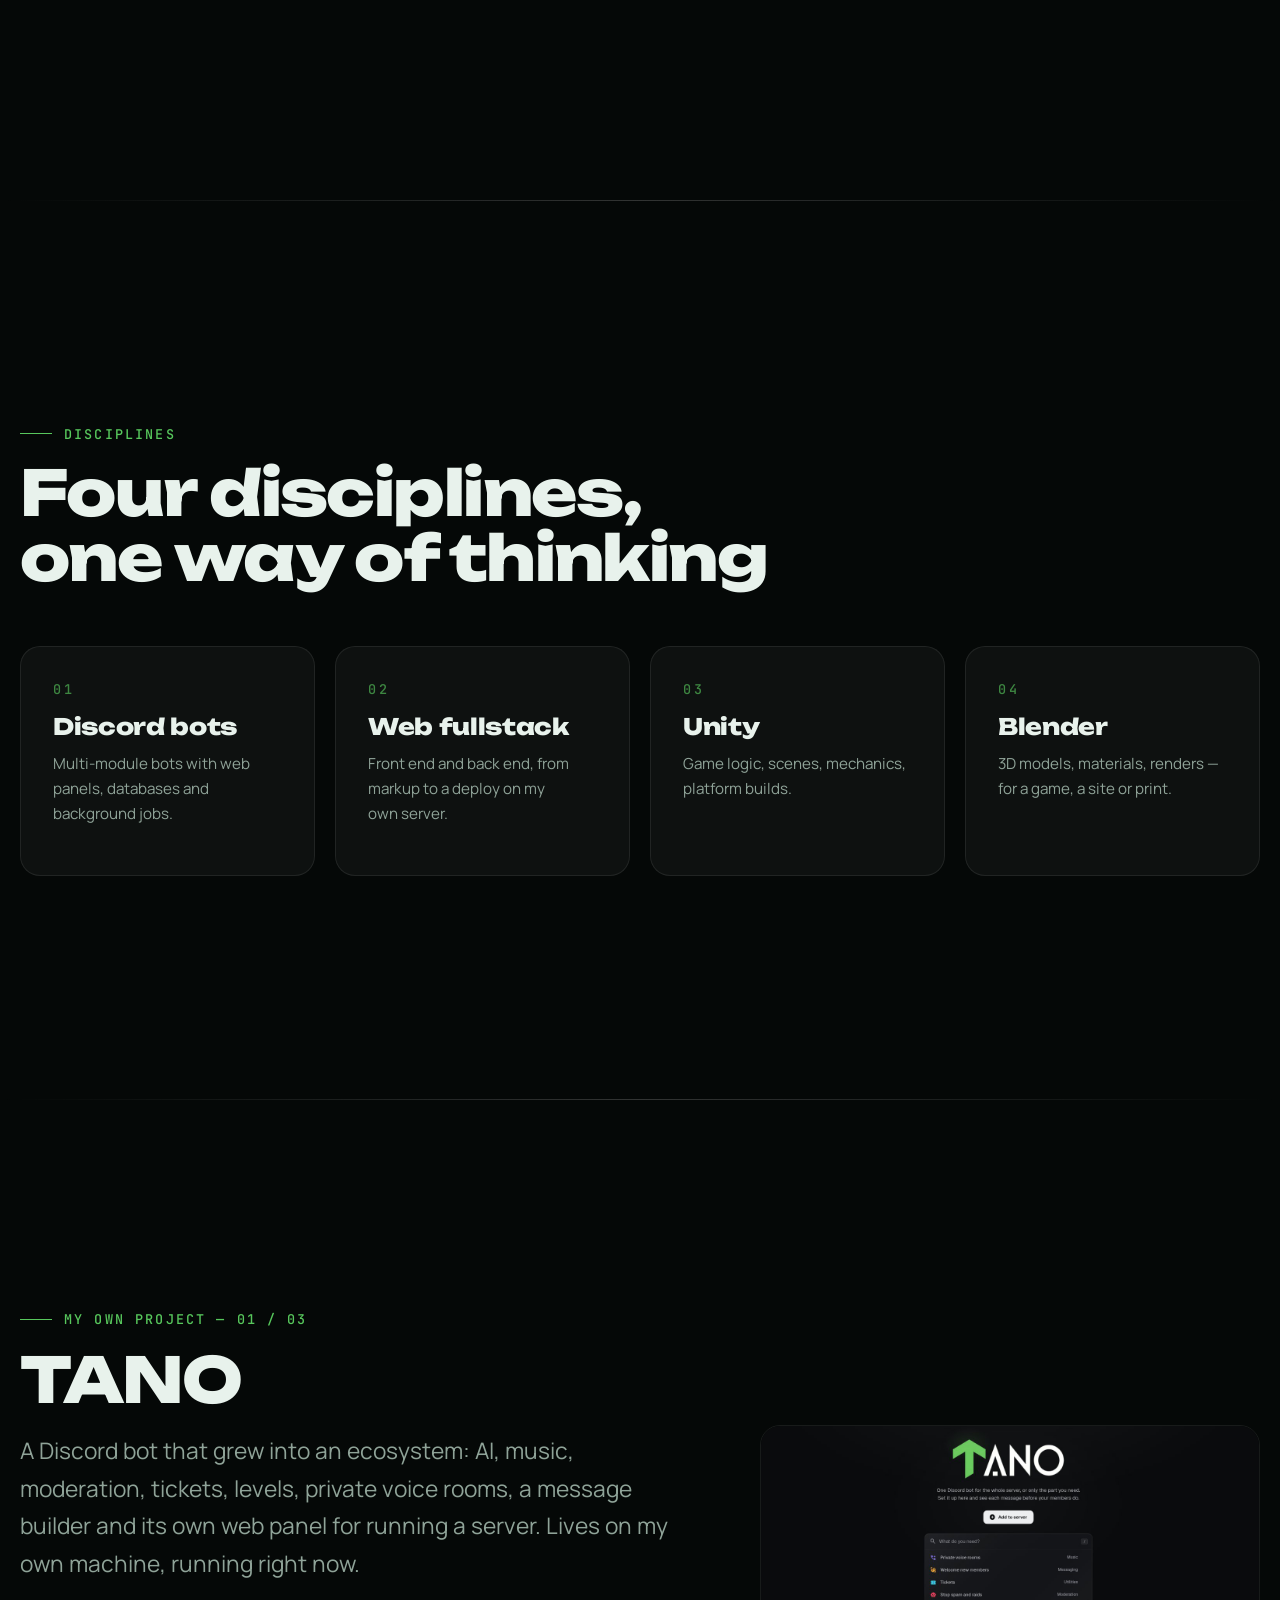
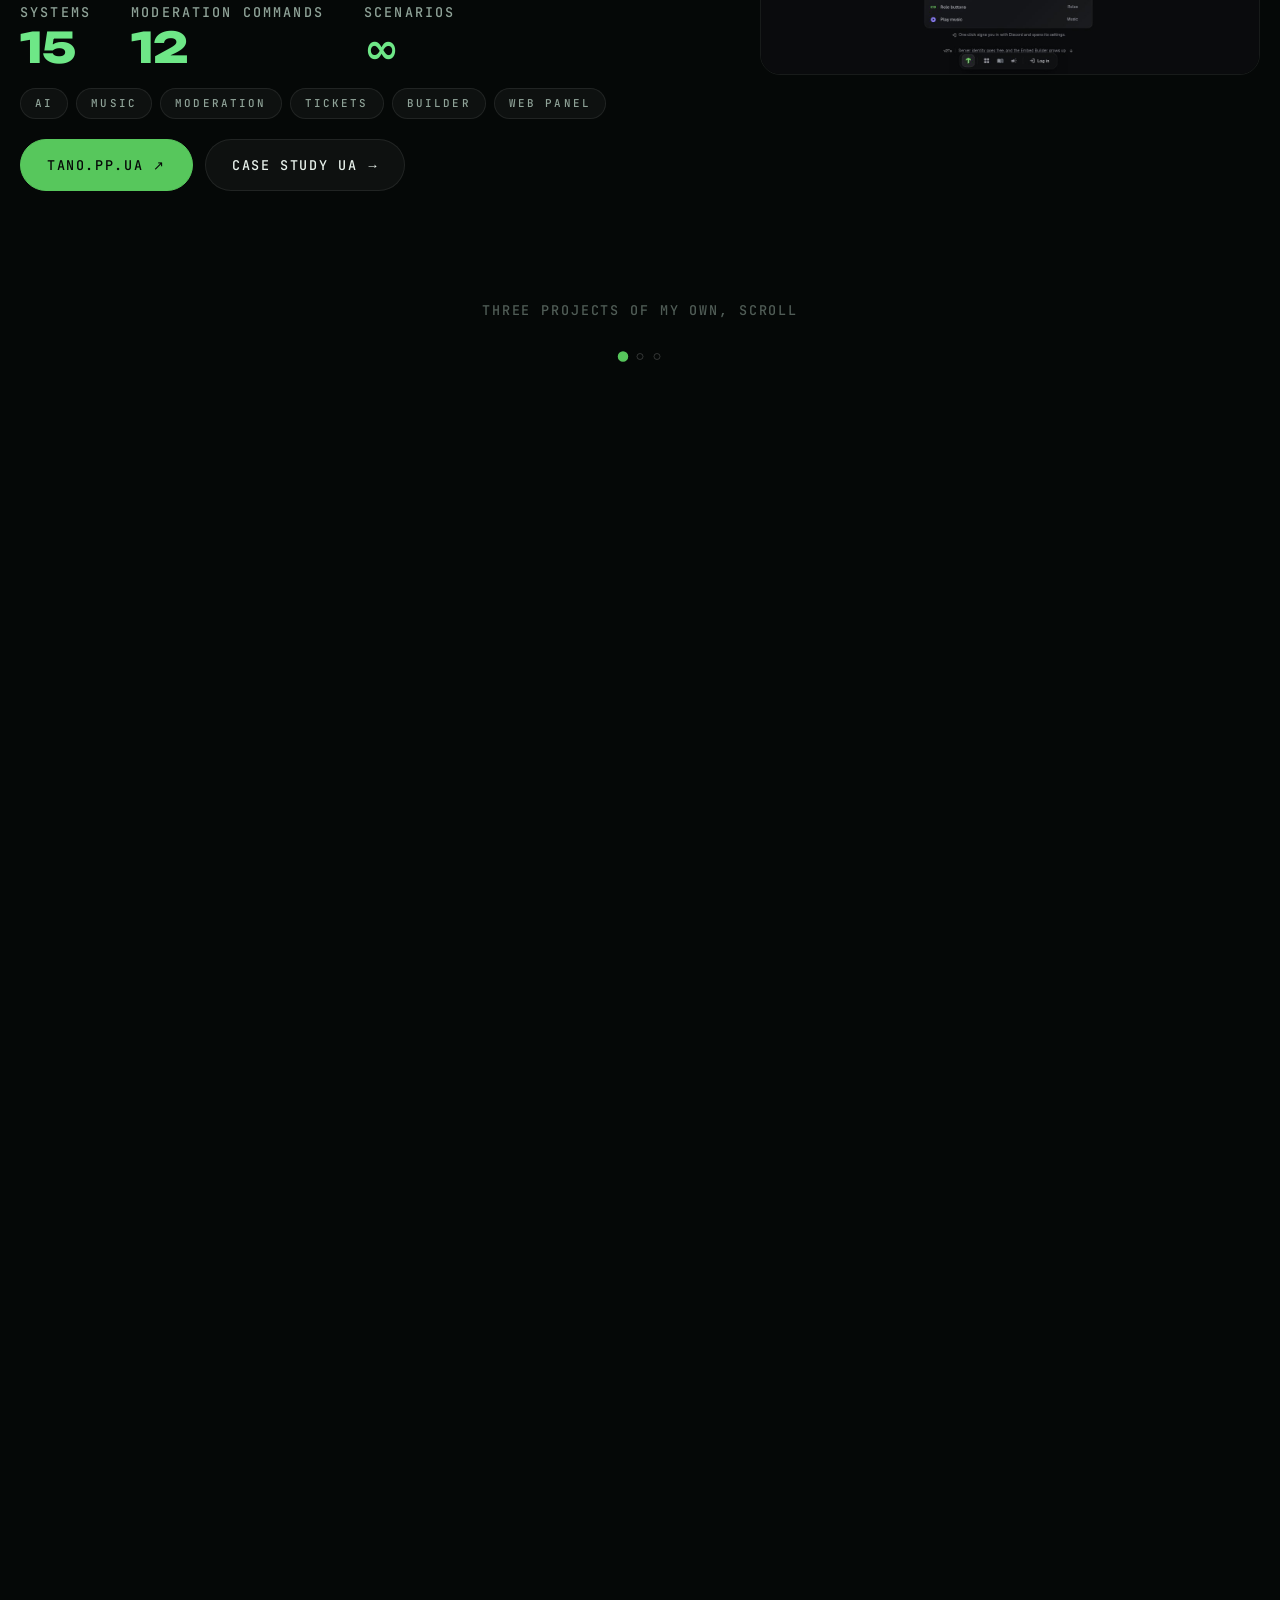
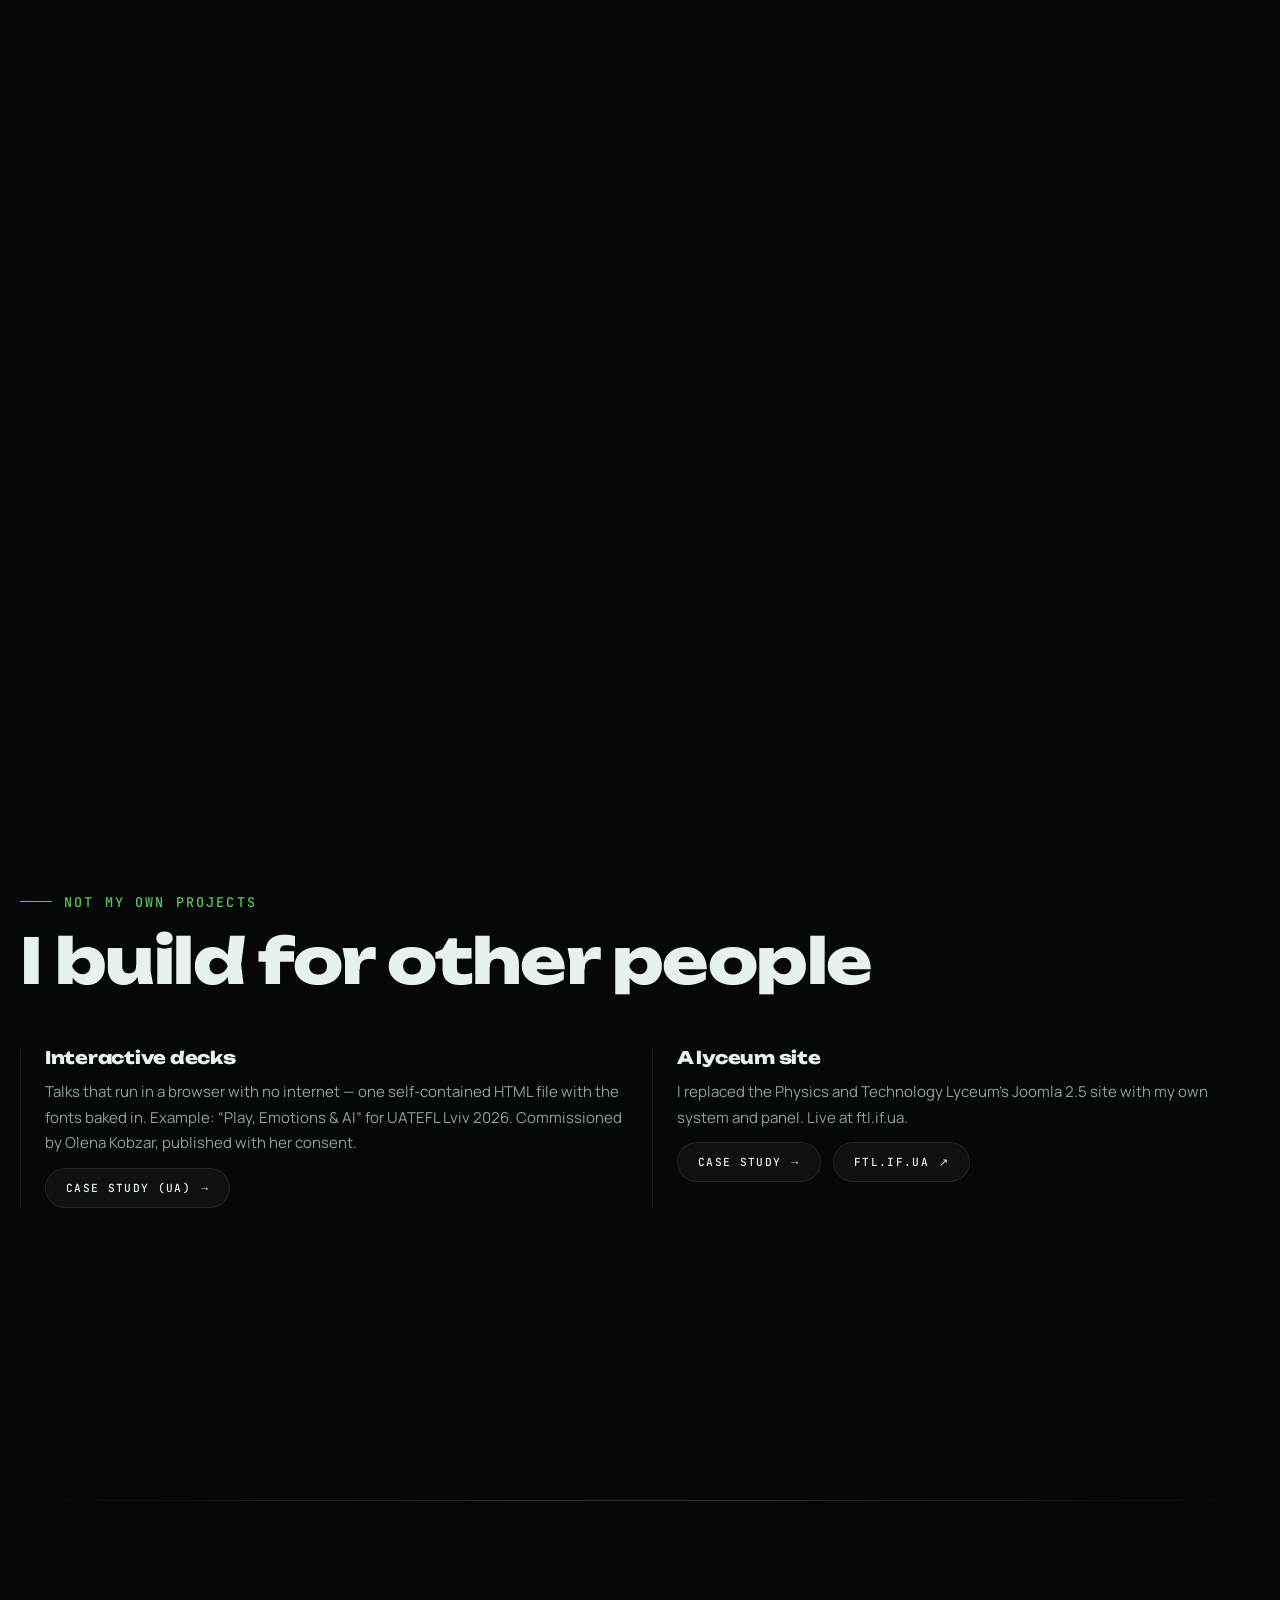
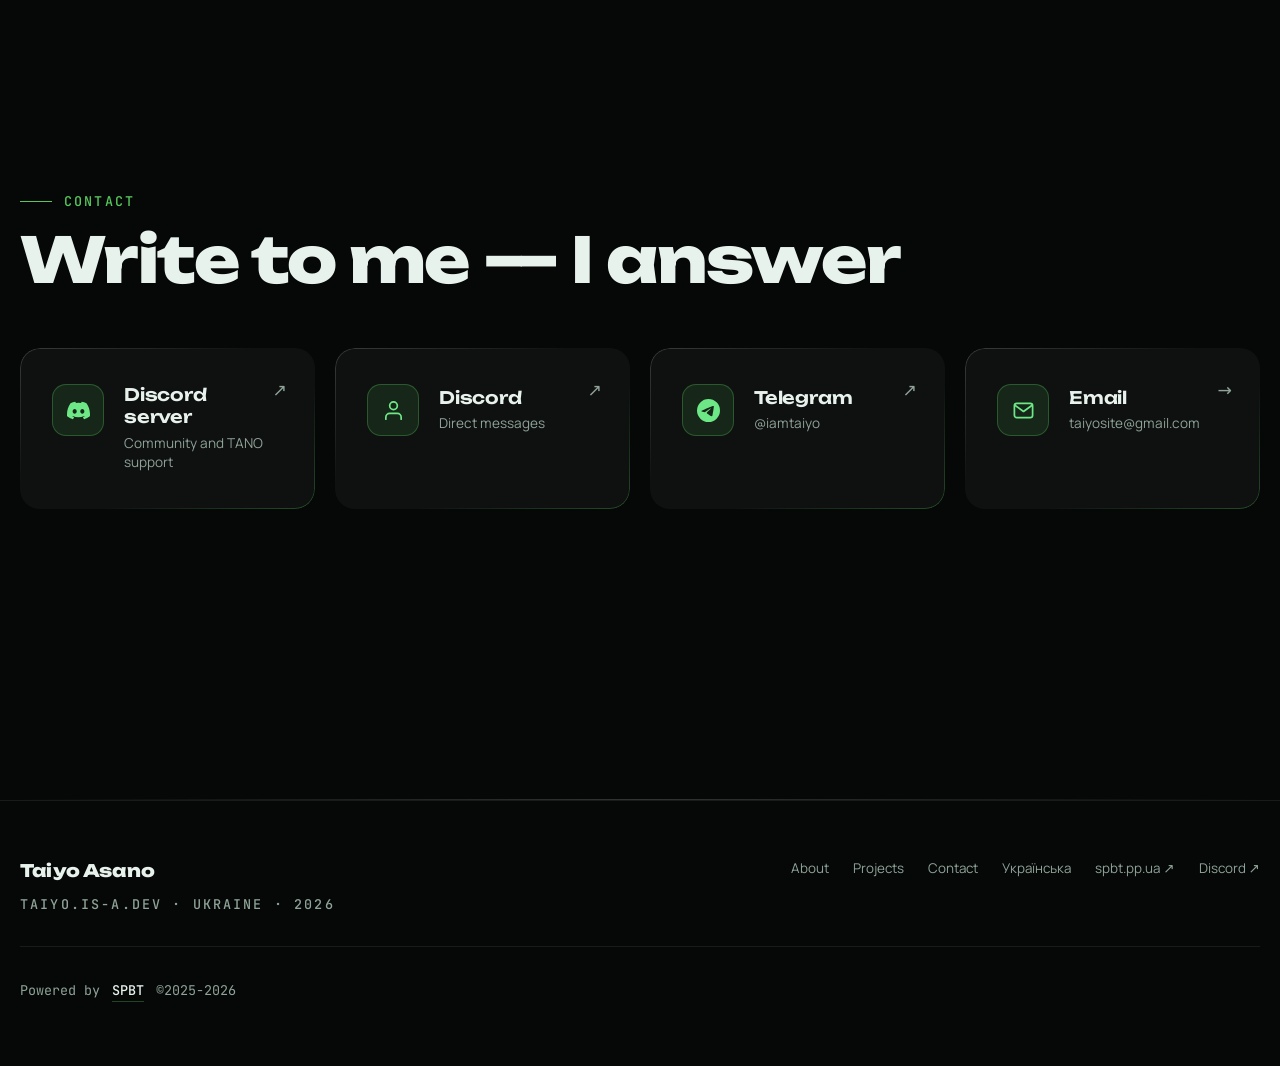
<file: en/index.html>
<!doctype html>
<!-- English twin of /. Same structure, same asset paths (root-absolute, so
     they resolve from this subdirectory too), same `slides` scope for the
     scroll-snap layout. Kept as a real page rather than a JS dictionary so
     both languages are indexable and either URL can be shared directly. -->
<html lang="en" class="slides">
<head>
<meta charset="utf-8">
<meta name="viewport" content="width=device-width,initial-scale=1">
<script>
  document.documentElement.classList.add('js');
  window.__taiyoFailsafe = setTimeout(function () {
    document.documentElement.classList.add('js-stalled');
  }, 2500);
</script>
<script>
  /* Клік по капсулі запам'ятовується і тут: інакше український браузер, який
     перейшов на EN, повертали б назад при наступному заході на корінь. */
  (function () {
    document.addEventListener('click', function (e) {
      var opt = e.target && e.target.closest && e.target.closest('[data-lang]');
      if (!opt) return;
      try { window.localStorage.setItem('taiyo-lang', opt.getAttribute('data-lang')); } catch (err) {}
    });
  })();
</script>
<title>Taiyo Asano — Discord bots, web, Unity, Blender</title>
<meta name="description" content="Taiyo's portfolio: multi-module Discord bots with web panels, websites built end to end, Unity games and 3D in Blender. From the first polygon to a production deploy.">
<meta name="author" content="Taiyo Asano">
<meta name="theme-color" content="#050807">
<link rel="icon" href="/assets/img/favicon.svg" type="image/svg+xml">
<link rel="canonical" href="https://taiyo.is-a.dev/en/">
<link rel="alternate" hreflang="uk" href="https://taiyo.is-a.dev/">
<link rel="alternate" hreflang="en" href="https://taiyo.is-a.dev/en/">
<link rel="alternate" hreflang="x-default" href="https://taiyo.is-a.dev/">
<meta property="og:type" content="website">
<meta property="og:locale" content="en_US">
<meta property="og:site_name" content="Taiyo Asano">
<meta property="og:title" content="Taiyo Asano — Discord bots, web, Unity, Blender">
<meta property="og:description" content="Taiyo's portfolio: multi-module Discord bots with web panels, websites built end to end, Unity games and 3D in Blender. From the first polygon to a production deploy.">
<meta property="og:url" content="https://taiyo.is-a.dev/en/">
<meta property="og:image" content="https://taiyo.is-a.dev/assets/img/og.png">
<meta name="twitter:card" content="summary_large_image">
<meta name="twitter:title" content="Taiyo Asano — Discord bots, web, Unity, Blender">
<meta name="twitter:description" content="Taiyo's portfolio: Discord bots with web panels, websites built end to end, Unity games and 3D in Blender.">
<meta name="twitter:image" content="https://taiyo.is-a.dev/assets/img/og.png">
<!-- Latin subsets here, Cyrillic on the Ukrainian page — the preload should
     match the text this document actually renders. -->
<link rel="preload" href="/assets/fonts/unbounded-800-latin.woff2" as="font" type="font/woff2" crossorigin>
<link rel="preload" href="/assets/fonts/manrope-400-latin.woff2" as="font" type="font/woff2" crossorigin>
<link rel="stylesheet" href="/assets/css/base.css">
<link rel="stylesheet" href="/assets/css/layout.css">
<link rel="stylesheet" href="/assets/css/components.css">
<link rel="stylesheet" href="/assets/css/taiyo.css">
<script type="module" src="/assets/js/site.js"></script>
</head>
<body>
<canvas id="bg-grid" aria-hidden="true"></canvas>
<div class="cursor-dot" aria-hidden="true"></div>
<div class="cursor-ring" aria-hidden="true"></div>
<div class="page-wipe" aria-hidden="true"></div>

<a class="u-sr" href="#about">Skip to content</a>

<header class="nav" data-nav>
  <div class="nav__inner">
    <a class="nav__logo nav__logo--icon" href="/en/" aria-label="Taiyo — home">
      <svg viewBox="0 0 2000 2000" aria-hidden="true"><polygon points="1000,510 1420,755 1420,1000 1108,818 1108,1364 892,1490 892,818 580,1000 580,755" fill="currentColor"/></svg>
    </a>

    <a class="nav__who u-mono" href="#about" data-nav-link>WHO IS TAIYO</a>

    <!-- `lang--en` slides the pill indicator across to the second option. -->
    <div class="lang lang--en" role="group" aria-label="Site language">
      <span class="lang__slider" aria-hidden="true"></span>
      <a class="lang__opt" href="/" data-lang="uk" lang="uk" hreflang="uk">UA</a>
      <a class="lang__opt is-on" href="/en/" data-lang="en" aria-current="true" lang="en" hreflang="en">EN</a>
    </div>

    <a class="btn btn--sm btn--primary nav__cta" data-magnetic href="#contact">Contact</a>
  </div>
</header>

<main>

  <!-- ═══ 01 · Hero ══════════════════════════════════════════════════ -->
  <section class="hero snap">
    <div class="hero__inner u-container">
      <div class="hero__copy">
        <p class="u-mono u-eyebrow" data-reveal>Ukrainian developer / creator</p>
        <h1 class="hero__title">
          <span data-type-in>I build things</span>
          <span class="u-outline" data-reveal data-reveal-delay="2">that actually ship.</span>
        </h1>
        <p class="hero__lead" data-reveal data-reveal-delay="1">
          I'm Taiyo. Discord bots with web panels, websites built end to end,
          Unity games and 3D in Blender. From the first polygon to a production deploy.
        </p>
        <div class="hero__actions" data-reveal data-reveal-delay="2">
          <a class="btn btn--primary" data-magnetic href="#projects">Projects <span aria-hidden="true">→</span></a>
          <a class="btn" data-magnetic href="https://discord.com/invite/b8QpW8W6fR" target="_blank" rel="noopener">Discord <span aria-hidden="true">↗</span></a>
        </div>
        <ul class="hero__tags u-mono" data-reveal data-reveal-delay="3">
          <li>Discord bots</li><li>Web fullstack</li><li>Unity</li><li>Blender</li>
        </ul>
      </div>

      <div class="hero__visual" data-reveal data-reveal-delay="2">
        <div class="glyph-card">
          <canvas id="hero-glyph" aria-hidden="true"></canvas>
        </div>
      </div>
    </div>
    <div class="hero__scroll u-mono" aria-hidden="true"><span>Scroll</span><i></i></div>
  </section>

  <!-- ═══ 02 · Who is Taiyo ══════════════════════════════════════════ -->
  <section class="section snap" id="about">
    <div class="u-container about">
      <div class="about__portrait" data-reveal>
        <img src="/assets/img/avatar.png" width="440" height="440" loading="lazy"
             alt="Illustrated avatar of Taiyo — a green-haired character waving under confetti">
        <span class="about__ring" aria-hidden="true"></span>
      </div>
      <div class="about__copy">
        <p class="u-mono u-eyebrow" data-reveal>Who is Taiyo</p>
        <h2 data-reveal data-reveal-delay="1">One developer, the whole way through</h2>
        <p data-reveal data-reveal-delay="2" style="margin-top:calc(var(--space)*3)">
          I don't pick between design, code and 3D — what interests me is carrying
          a thing from the first idea to the moment people actually use it. Which is
          why a single project of mine can hold a bot, a database, a web panel and
          its own artwork.
        </p>
        <p data-reveal data-reveal-delay="3">
          Most of my time right now goes to TANO — a Discord bot that grew into an
          ecosystem of fifteen systems with its own control panel. Alongside that I
          build websites, put together scenes in Unity and model in Blender.
        </p>
        <ul class="facts u-mono" data-reveal data-reveal-delay="4">
          <li>4 disciplines</li><li>2025 → now</li><li>Ukraine</li><li>taiyo.is-a.dev</li>
        </ul>
      </div>
    </div>
  </section>

  <!-- ═══ 03 · Disciplines ═══════════════════════════════════════════ -->
  <section class="section section--soft snap" id="skills">
    <div class="u-container">
      <p class="u-mono u-eyebrow" data-reveal>Disciplines</p>
      <h2 class="section__title" data-reveal data-reveal-delay="1">Four disciplines, one way of thinking</h2>
      <div class="cards">
        <article class="card card--skill" data-tilt data-reveal data-reveal-delay="1">
          <span class="card__num u-mono">01</span>
          <h3>Discord bots</h3>
          <p>Multi-module bots with web panels, databases and background jobs.</p>
        </article>
        <article class="card card--skill" data-tilt data-reveal data-reveal-delay="2">
          <span class="card__num u-mono">02</span>
          <h3>Web fullstack</h3>
          <p>Front end and back end, from markup to a deploy on my own server.</p>
        </article>
        <article class="card card--skill" data-tilt data-reveal data-reveal-delay="3">
          <span class="card__num u-mono">03</span>
          <h3>Unity</h3>
          <p>Game logic, scenes, mechanics, platform builds.</p>
        </article>
        <article class="card card--skill" data-tilt data-reveal data-reveal-delay="4">
          <span class="card__num u-mono">04</span>
          <h3>Blender</h3>
          <p>3D models, materials, renders — for a game, a site or print.</p>
        </article>
      </div>
    </div>
  </section>

  <!-- ═══ 04–06 · My own projects, horizontally ══════════════════════ -->
  <section class="pjtrack" id="projects" aria-labelledby="projects-title" data-pjtrack style="--pj-n:3">
    <!-- A section heading that occupies nothing. `.u-sr` (base.css:195) is
         position:absolute, so the sticky stage, the anchors and the
         track's progress stay exactly where they were.
         A visible heading cannot go inside the stage without new CSS: the row
         is height:100% and the stage is overflow:clip, so any block in the flow
         pushes the panels down by its own height and clips the same amount off
         the bottom. The visible framing is carried by the panel eyebrows and
         the `.pjtrack__hint` caption instead. -->
    <h2 class="u-sr" id="projects-title">Three projects of my own, which I built and still run</h2>
    <span class="pjtrack__anchor pjtrack__anchor--1" aria-hidden="true"></span>
    <span class="pjtrack__anchor pjtrack__anchor--2" aria-hidden="true"></span>
    <span class="pjtrack__anchor pjtrack__anchor--3" aria-hidden="true"></span>

    <div class="pjtrack__stage">
      <div class="pjtrack__row" data-pjrow>

        <article class="pjslide pj" id="tano">
          <div class="u-container pj__inner">
            <div class="pj__copy">
              <p class="u-mono u-eyebrow" data-reveal>My own project — 01 / 03</p>
              <h3 class="pj__title" data-reveal data-reveal-delay="1">TANO</h3>
              <p class="pj__lead" data-reveal data-reveal-delay="2">
                A Discord bot that grew into an ecosystem: AI, music, moderation,
                tickets, levels, private voice rooms, a message builder and its own
                web panel for running a server. Lives on my own machine, running right now.
              </p>
              <dl class="stats" data-reveal data-reveal-delay="3">
                <div><dt class="u-mono">Systems</dt><dd data-counter="15">15</dd></div>
                <div><dt class="u-mono">Moderation commands</dt><dd data-counter="12">12</dd></div>
                <div><dt class="u-mono">Scenarios</dt><dd>∞</dd></div>
              </dl>
              <ul class="chips u-mono" data-reveal data-reveal-delay="4">
                <li>AI</li><li>Music</li><li>Moderation</li><li>Tickets</li><li>Builder</li><li>Web panel</li>
              </ul>
              <div class="card__actions" data-reveal data-reveal-delay="5">
                <a class="btn btn--primary" data-magnetic href="https://tano.pp.ua/" target="_blank" rel="noopener">tano.pp.ua <span aria-hidden="true">↗</span></a>
                <a class="btn" data-magnetic href="/tano/" data-page-link hreflang="uk">Case study <span class="u-mono">UA</span> <span aria-hidden="true">→</span></a>
              </div>
            </div>
            <div class="pj__visual" data-reveal data-reveal-delay="2">
              <img src="/assets/img/tano-shot.jpg" width="1280" height="640" loading="lazy"
                   alt="The home page of the new TANO v27 panel: one sentence about the bot, an Add to server button and a “What do you need?” search with the most common jobs">
            </div>
          </div>
        </article>

        <article class="pjslide pj" id="spbt-db">
          <div class="u-container pj__inner">
            <div class="pj__copy">
              <p class="u-mono u-eyebrow" data-reveal>My own project — 02 / 03</p>
              <h3 class="pj__title" data-reveal data-reveal-delay="1">SPBT_DB</h3>
              <p class="pj__lead" data-reveal data-reveal-delay="2">
                An embedded database for Node.js that I wrote for TANO to replace
                its JSON files: indexes, TTL, a scheduler and vector search. The code is open.
              </p>
              <dl class="stats" data-reveal data-reveal-delay="3">
                <div><dt class="u-mono">Read 1 of 100,000</dt><dd>0.8 µs</dd></div>
                <div><dt class="u-mono">kill -9, no loss</dt><dd>100/100</dd></div>
                <div><dt class="u-mono">Lines of code</dt><dd>3,700</dd></div>
              </dl>
              <div class="card__actions" data-reveal data-reveal-delay="5">
                <a class="btn btn--primary" data-magnetic href="https://github.com/DanyloKob/SPBT_DB" target="_blank" rel="noopener">GitHub <span aria-hidden="true">↗</span></a>
              </div>
            </div>
            <div class="pj__visual" data-reveal data-reveal-delay="2">
              <img src="/assets/img/spbt-db-shot.jpg" width="1280" height="640" loading="lazy"
                   alt="SPBT_DB on GitHub: the open repository with its description, topics and MIT license">
            </div>
          </div>
        </article>

        <article class="pjslide pj" id="sites">
          <div class="u-container pj__inner">
            <div class="pj__copy">
              <p class="u-mono u-eyebrow" data-reveal>My own project — 03 / 03</p>
              <h3 class="pj__title" data-reveal data-reveal-delay="1">Websites</h3>
              <p class="pj__lead" data-reveal data-reveal-delay="2">The SPBT company site, this portfolio and my class app. I built all three and still run them.</p>
              <div class="card__actions" data-reveal data-reveal-delay="3">
                <a class="btn btn--primary" data-magnetic href="https://spbt.pp.ua/en/" target="_blank" rel="noopener">spbt.pp.ua <span aria-hidden="true">↗</span></a>
                <a class="btn" data-magnetic href="https://github.com/DanyloKob/class-group-site" target="_blank" rel="noopener" aria-label="Class site code on GitHub">GitHub <span aria-hidden="true">↗</span></a>
              </div>
            </div>
            <div class="pj__visual trio" data-reveal data-reveal-delay="2">
              <a class="trio__item trio__item--lead" href="https://spbt.pp.ua/en/" target="_blank" rel="noopener">
                <span class="trio__frame"><img src="/assets/img/site-spbt.jpg" width="960" height="600" loading="lazy" alt="Home page of spbt.pp.ua: the headline about small projects in live production and a green emblem on a dark background"></span>
                <span class="trio__name">SPBT <small>company site</small></span>
              </a>
              <div class="trio__item">
                <span class="trio__frame"><img src="/assets/img/site-portfolio.jpg" width="960" height="600" loading="lazy" alt="Home page of this portfolio with its large headline"></span>
                <span class="trio__name">This site</span>
              </div>
              <a class="trio__item" href="https://github.com/DanyloKob/class-group-site" target="_blank" rel="noopener">
                <span class="trio__frame"><img src="/assets/img/site-class.jpg" width="960" height="600" loading="lazy" alt="Sign-in screen of the L-23 LIFE class app: the emblem and a Telegram sign-in button"></span>
                <span class="trio__name">Class group site</span>
              </a>
            </div>
          </div>
        </article>

      </div><!-- /.pjtrack__row -->

      <div class="pjtrack__dots" data-pjdots aria-hidden="true">
        <span class="is-on"></span><span></span><span></span>
      </div>
      <p class="pjtrack__hint u-mono" aria-hidden="true">Three projects of my own, scroll</p>
    </div><!-- /.pjtrack__stage -->
  </section>

  <!-- ═══ 07 · Not my own projects ═══════════════════════════════════
       This was two sections and both were weak. #ftl gave a whole screen
       to one unlaunched project and said "not ready yet" four times over:
       eyebrow, h2, the stamp on the shot, the status line. #more — "I also
       do this" — repeated Unity and Blender almost verbatim from the four
       disciplines two screens above; its one unique item was the decks,
       and that is the only entry on the page with a named client and a
       case study.

       Now it is one slide with a subject of its own. Not what I can do —
       the disciplines already said that — but what I build that is not
       for me: the track above holds my own projects, this holds the rest.

       Two things about the heading are deliberate. It is present tense:
       "made for other people" would be contradicted by "still being built"
       four lines below it, which is the same defect spbt.pp.ua had to
       rewrite its hero lead to remove. And the word "commissioned" is gone:
       a client is named for the decks only, and nothing anywhere says the
       school site is paid work.

       The school screenshot is gone on purpose: it is blurred by design,
       so it carries no information, and it was the largest object on the
       screen. The file stays in assets/img — there is somewhere to put it
       back on launch day, and tools/check.test.mjs requires it to exist on
       disk regardless.

       Two traces are left knowingly. layout.css:309 still explains the
       padding-block cap with "#ftl 821px tall in an 800px viewport" — that
       id is gone, but that file cannot be edited: base, layout and
       components are byte identical to spbt-site. And the `.teaser*` rules
       in components.css now have no markup on either site until launch. -->
  <section class="section snap" id="beyond">
    <div class="u-container">
      <p class="u-mono u-eyebrow" data-reveal>Not my own projects</p>
      <h2 class="section__title" data-reveal data-reveal-delay="1">I build for other people</h2>
      <div class="minor">
        <article class="minor__item" data-reveal data-reveal-delay="1">
          <h3>Interactive decks</h3>
          <p>Talks that run in a browser with no internet — one self-contained
             HTML file with the fonts baked in. Example: “Play, Emotions &amp; AI”
             for UATEFL Lviv 2026. Commissioned by Olena Kobzar, published with
             her consent.</p>
          <!-- A button rather than a text link, against the `.minor` comment
               ("no buttons"): base.css:101 strips both colour and underline
               from links, so "Case study →" inside the muted `.minor__item p`
               differed from body text by an arrow alone. The aria-label is
               there because two "Case study" links now sit side by side in a
               screen reader's link list; the visible string is contained in
               the name, so voice control still matches. -->
          <div class="card__actions">
            <a class="btn btn--sm" data-magnetic href="/decks/" data-page-link hreflang="uk" aria-label="Case study (UA): interactive decks">Case study (UA) <span aria-hidden="true">→</span></a>
          </div>
        </article>
        <article class="minor__item" data-reveal data-reveal-delay="2">
          <h3>A lyceum site</h3>
          <p>I replaced the Physics and Technology Lyceum's Joomla 2.5 site with
             my own system and panel. Live at ftl.if.ua.</p>
          <div class="card__actions">
            <a class="btn btn--sm" data-magnetic href="/en/ftl/" data-page-link aria-label="Case study: a lyceum site">Case study <span aria-hidden="true">→</span></a>
            <a class="btn btn--sm" data-magnetic href="https://ftl.if.ua/" target="_blank" rel="noopener">ftl.if.ua <span aria-hidden="true">↗</span></a>
          </div>
        </article>
      </div>
    </div>
  </section>

  <!-- ═══ 08 · Contact ═══════════════════════════════════════════════ -->
  <section class="section section--soft snap" id="contact">
    <div class="u-container">
      <p class="u-mono u-eyebrow" data-reveal>Contact</p>
      <h2 class="section__title" data-reveal data-reveal-delay="1">Write to me — I answer</h2>
      <ul class="tiles">
        <li><a class="tile" data-magnetic data-reveal data-reveal-delay="1"
               href="https://discord.com/invite/b8QpW8W6fR" target="_blank" rel="noopener">
          <span class="tile__icon" aria-hidden="true"><svg viewBox="0 0 24 24" fill="currentColor"><path d="M20.317 4.37a19.79 19.79 0 0 0-4.885-1.515.074.074 0 0 0-.079.037c-.21.375-.444.865-.608 1.25a18.27 18.27 0 0 0-5.487 0 12.64 12.64 0 0 0-.617-1.25.077.077 0 0 0-.079-.037A19.736 19.736 0 0 0 3.677 4.37a.07.07 0 0 0-.032.027C.533 9.046-.32 13.58.099 18.058a.082.082 0 0 0 .031.056 19.9 19.9 0 0 0 5.993 3.03.078.078 0 0 0 .084-.028c.462-.63.874-1.295 1.226-1.994a.076.076 0 0 0-.041-.106 13.1 13.1 0 0 1-1.872-.892.077.077 0 0 1-.008-.128c.126-.094.252-.192.372-.291a.074.074 0 0 1 .078-.01c3.928 1.793 8.18 1.793 12.061 0a.074.074 0 0 1 .079.009c.12.099.246.198.373.292a.077.077 0 0 1-.007.128c-.598.35-1.22.644-1.873.891a.077.077 0 0 0-.04.107c.36.698.772 1.363 1.225 1.993a.076.076 0 0 0 .084.029 19.84 19.84 0 0 0 6.002-3.03.077.077 0 0 0 .032-.055c.5-5.177-.838-9.674-3.549-13.66a.061.061 0 0 0-.031-.029ZM8.02 15.331c-1.183 0-2.157-1.086-2.157-2.419 0-1.333.955-2.419 2.157-2.419 1.211 0 2.176 1.095 2.157 2.419 0 1.333-.956 2.419-2.157 2.419Zm7.975 0c-1.183 0-2.157-1.086-2.157-2.419 0-1.333.955-2.419 2.157-2.419 1.211 0 2.176 1.095 2.157 2.419 0 1.333-.946 2.419-2.157 2.419Z"/></svg></span>
          <span class="tile__label">Discord server</span>
          <span class="tile__meta u-muted">Community and TANO support</span>
          <span class="tile__arrow" aria-hidden="true">↗</span>
        </a></li>

        <li><a class="tile" data-magnetic data-reveal data-reveal-delay="2"
               href="https://discord.com/users/1081494299205705738" target="_blank" rel="noopener">
          <span class="tile__icon" aria-hidden="true"><svg viewBox="0 0 24 24" fill="none" stroke="currentColor" stroke-width="1.8" stroke-linecap="round" stroke-linejoin="round"><path d="M20 21v-2a4 4 0 0 0-4-4H8a4 4 0 0 0-4 4v2"/><circle cx="12" cy="7" r="4"/></svg></span>
          <span class="tile__label">Discord</span>
          <span class="tile__meta u-muted">Direct messages</span>
          <span class="tile__arrow" aria-hidden="true">↗</span>
        </a></li>

        <li><a class="tile" data-magnetic data-reveal data-reveal-delay="3"
               href="https://t.me/iamtaiyo" target="_blank" rel="noopener">
          <span class="tile__icon" aria-hidden="true"><svg viewBox="0 0 24 24" fill="currentColor"><path d="M11.944 0A12 12 0 0 0 0 12a12 12 0 0 0 12 12 12 12 0 0 0 12-12A12 12 0 0 0 12 0a12 12 0 0 0-.056 0zm4.962 7.224c.1-.002.321.023.465.14a.506.506 0 0 1 .171.325c.016.093.036.306.02.472-.18 1.898-.962 6.502-1.36 8.627-.168.9-.499 1.201-.82 1.23-.696.065-1.225-.46-1.9-.902-1.056-.693-1.653-1.124-2.678-1.8-1.185-.78-.417-1.21.258-1.91.177-.184 3.247-2.977 3.307-3.23.007-.032.014-.15-.056-.212s-.174-.041-.249-.024c-.106.024-1.793 1.14-5.061 3.345-.48.33-.913.49-1.302.48-.428-.008-1.252-.241-1.865-.44-.752-.245-1.349-.374-1.297-.789.027-.216.325-.437.893-.663 3.498-1.524 5.83-2.529 6.998-3.014 3.332-1.386 4.025-1.627 4.476-1.635z"/></svg></span>
          <span class="tile__label">Telegram</span>
          <span class="tile__meta u-muted">@iamtaiyo</span>
          <span class="tile__arrow" aria-hidden="true">↗</span>
        </a></li>

        <li><a class="tile" data-magnetic data-reveal data-reveal-delay="4" href="mailto:taiyosite@gmail.com">
          <span class="tile__icon" aria-hidden="true"><svg viewBox="0 0 24 24" fill="none" stroke="currentColor" stroke-width="1.8" stroke-linecap="round" stroke-linejoin="round"><rect x="2.5" y="4.5" width="19" height="15" rx="2.5"/><path d="m3 6.5 9 6.5 9-6.5"/></svg></span>
          <span class="tile__label">Email</span>
          <span class="tile__meta u-muted">taiyosite@gmail.com</span>
          <span class="tile__arrow" aria-hidden="true">→</span>
        </a></li>
      </ul>
    </div>
  </section>

</main>

<footer class="footer">
  <div class="u-container footer__inner">
    <div class="footer__brand">
      <p><strong>Taiyo Asano</strong></p>
      <p class="footer__meta u-mono">taiyo.is-a.dev · Ukraine · 2026</p>
    </div>
    <nav class="footer__nav" aria-label="Footer navigation">
      <a href="/en/#about">About</a>
      <a href="/en/#projects">Projects</a>
      <a href="/en/#contact">Contact</a>
      <a href="/" hreflang="uk">Українська</a>
      <a href="https://spbt.pp.ua" target="_blank" rel="noopener">spbt.pp.ua <span aria-hidden="true">↗</span></a>
      <a href="https://discord.com/invite/b8QpW8W6fR" target="_blank" rel="noopener">Discord <span aria-hidden="true">↗</span></a>
    </nav>
    <p class="footer__powered">
      Powered by <a href="https://spbt.pp.ua" target="_blank" rel="noopener">SPBT</a> <span>&copy;2025-2026</span>
    </p>
  </div>
</footer>
</body>
</html>
</file>
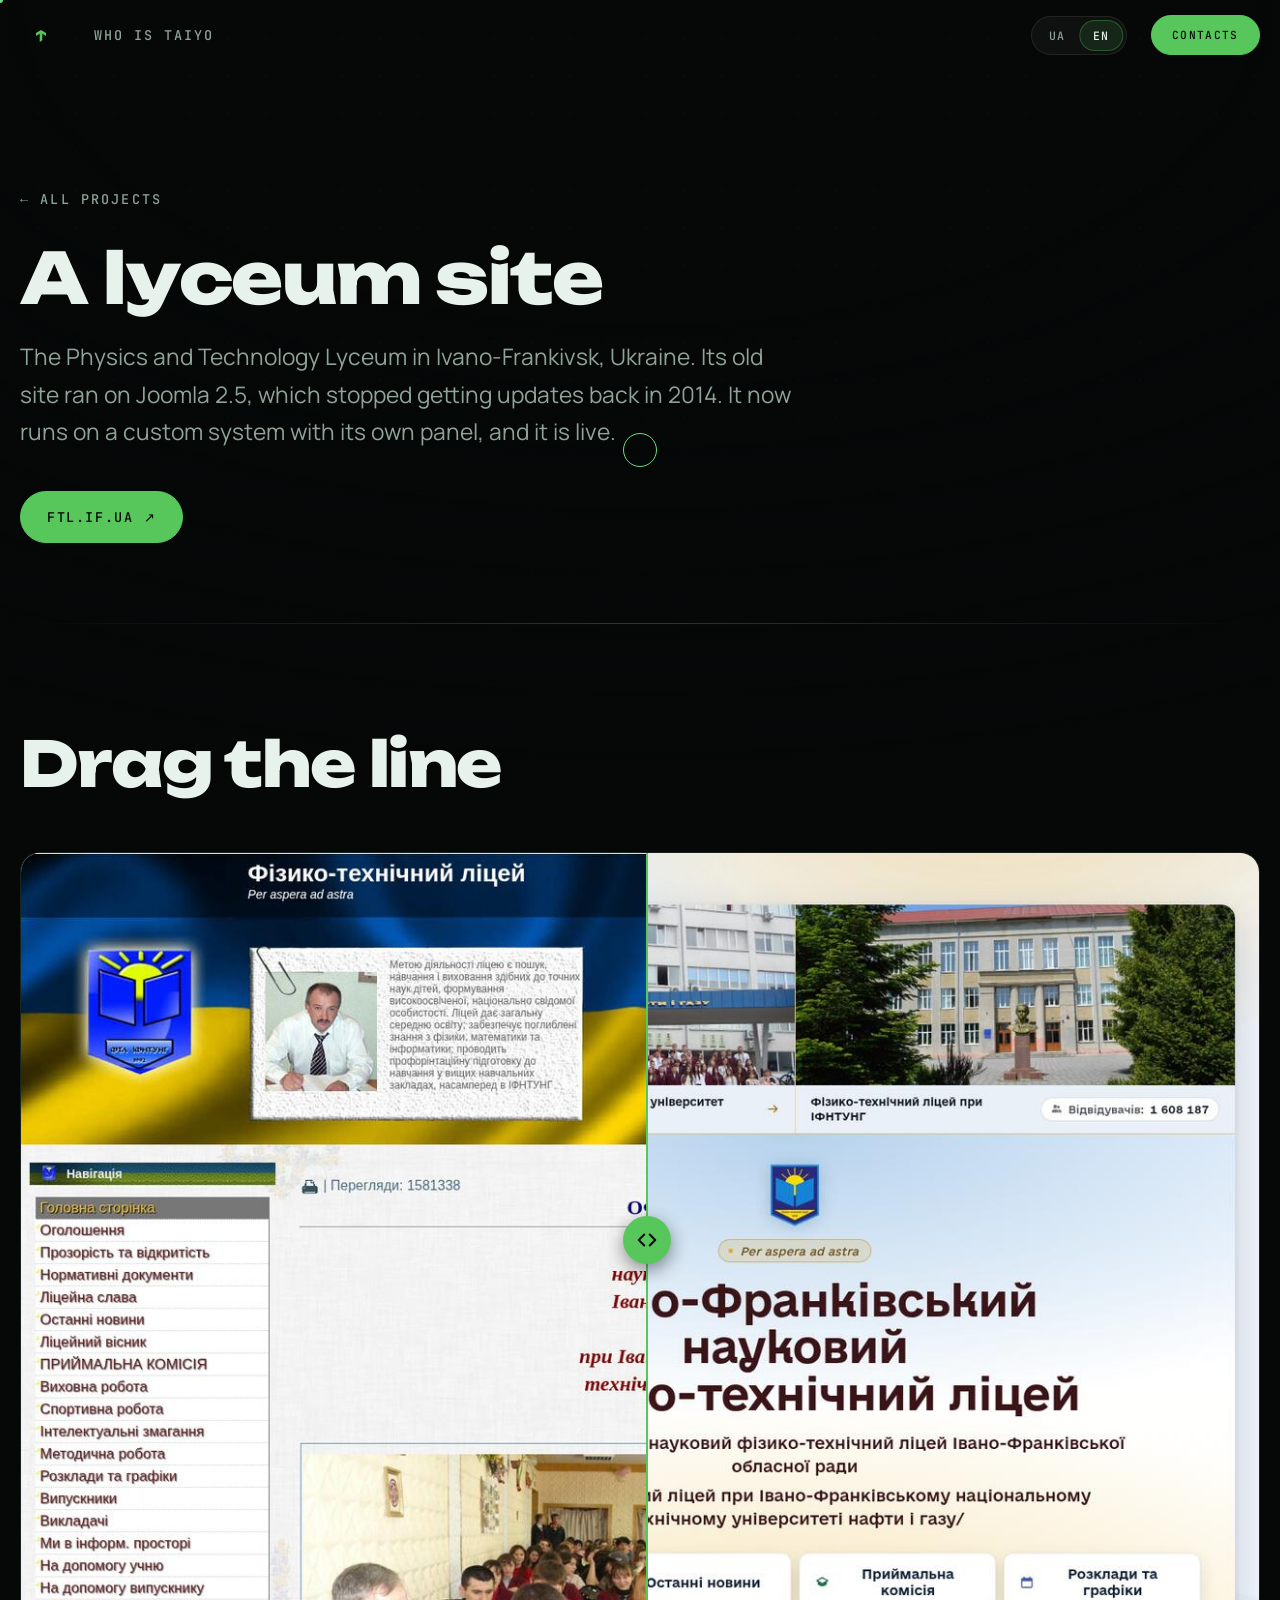
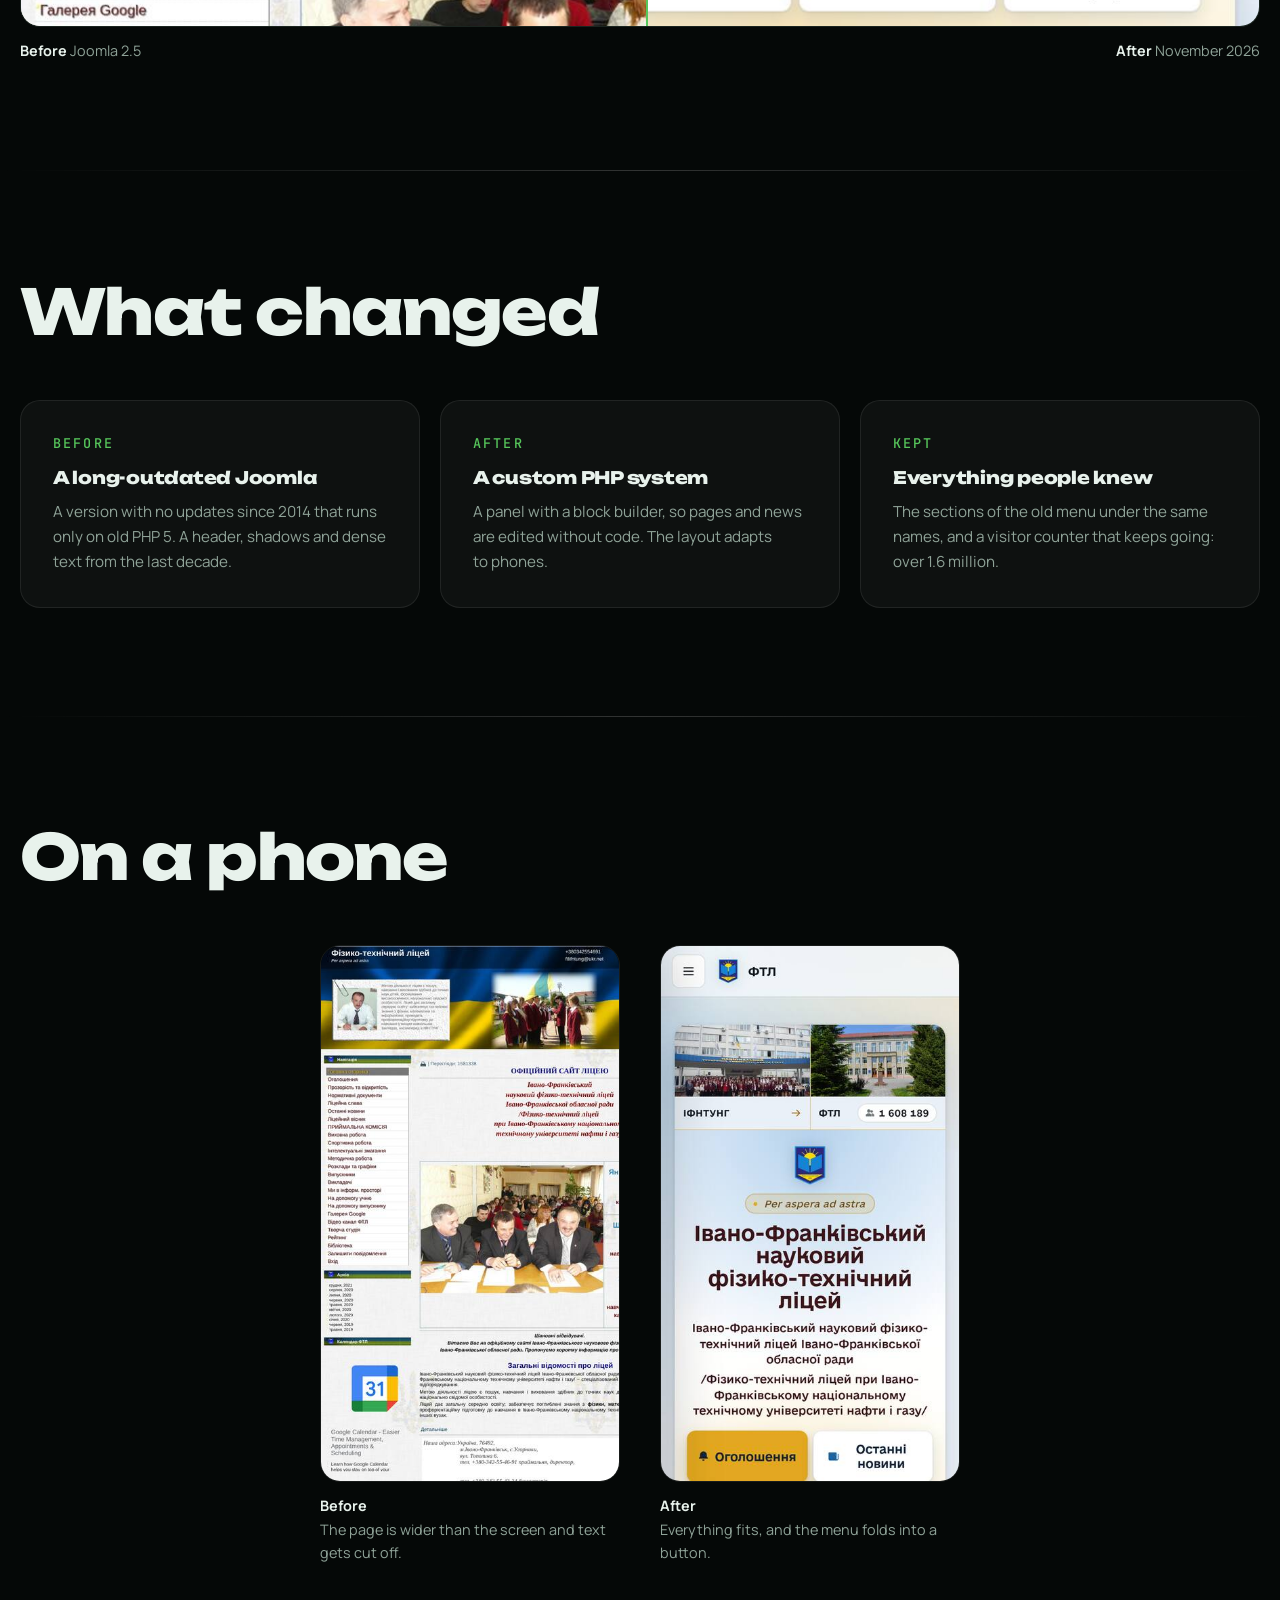
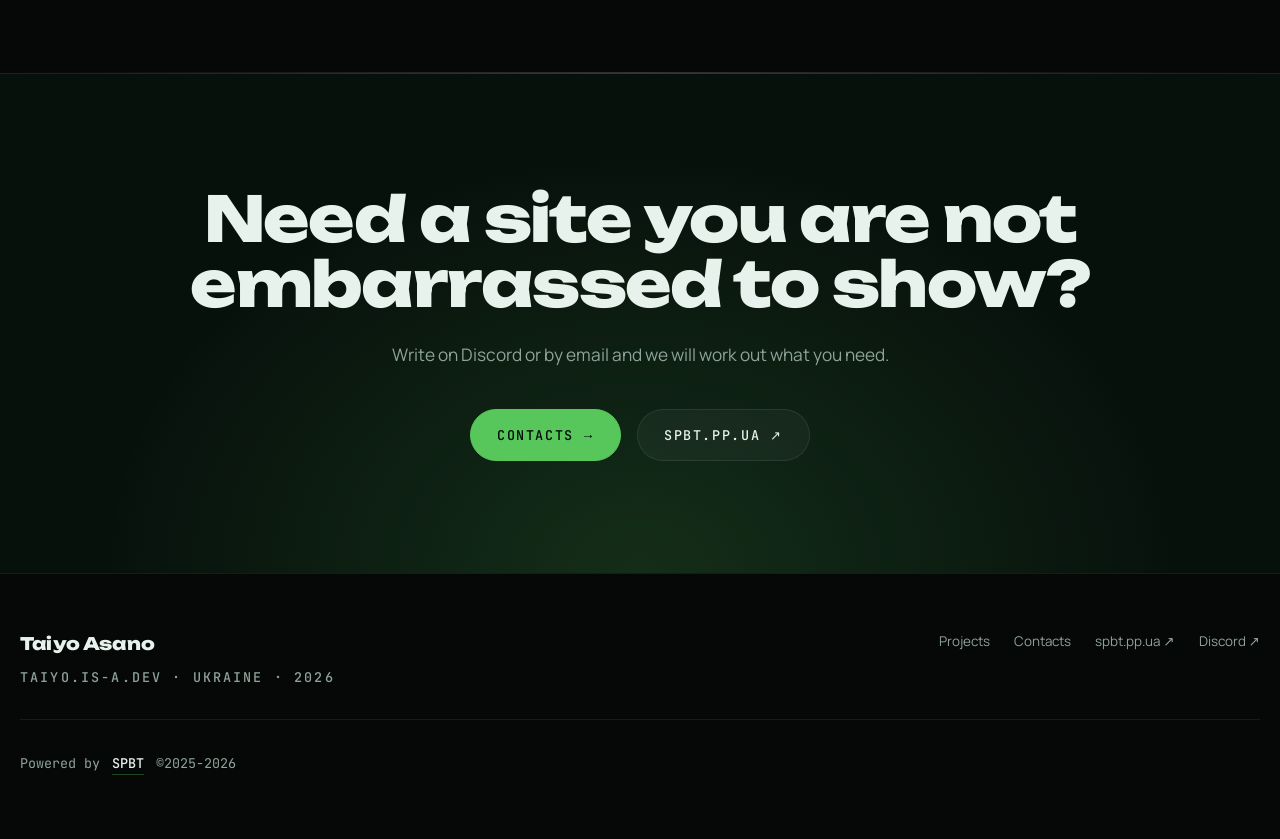
<file: ftl/index.html>
<!doctype html>
<html lang="uk">
<head>
<meta charset="utf-8">
<meta name="viewport" content="width=device-width,initial-scale=1">
<script>
  document.documentElement.classList.add('js');
  window.__taiyoFailsafe = setTimeout(function () {
    document.documentElement.classList.add('js-stalled');
  }, 2500);
</script>
<script>
  /* Мова. Той самий порядок, що й на spbt.pp.ua: явний клік по UA/EN важить
     більше за мову браузера, а мова браузера більше за «лишитися». Лише
     українські сторінки перенаправляють: /en/ люди пересилають, і вона мусить
     відкриватися англійською на будь-якому браузері. Inline і ES5, бо модуль
     відкладений і українська сторінка встигла б намалюватися. */
  (function () {
    var KEY = 'taiyo-lang';
    var store = null;
    try { store = window.localStorage; } catch (err) {}
    document.addEventListener('click', function (e) {
      var opt = e.target && e.target.closest && e.target.closest('[data-lang]');
      if (!opt || !store) return;
      try { store.setItem(KEY, opt.getAttribute('data-lang')); } catch (err) {}
    });
    var saved = null;
    try { saved = store && store.getItem(KEY); } catch (err) {}
    if (saved === 'uk') return;
    if (saved !== 'en') {
      if (document.referrer.indexOf(location.origin) === 0) return;
      var langs = navigator.languages || [navigator.language || ''];
      for (var i = 0; i < langs.length; i += 1) {
        if (/^uk\b/i.test(String(langs[i]))) return;
      }
    }
    location.replace('/en/ftl/' + location.search + location.hash);
  })();
</script>
<title>Сайт Фізико-технічного ліцею: було і стало</title>
<meta name="description" content="Як сайт Фізико-технічного ліцею перейшов із Joomla 2.5 на власну систему з панеллю. Порівняння старого й нового сайту на комп’ютері та телефоні.">
<meta name="author" content="Taiyo Asano">
<meta name="theme-color" content="#050807">
<link rel="icon" href="/assets/img/favicon.svg" type="image/svg+xml">
<link rel="canonical" href="https://taiyo.is-a.dev/ftl/">
<link rel="alternate" hreflang="uk" href="https://taiyo.is-a.dev/ftl/">
<link rel="alternate" hreflang="en" href="https://taiyo.is-a.dev/en/ftl/">
<link rel="alternate" hreflang="x-default" href="https://taiyo.is-a.dev/ftl/">
<meta property="og:type" content="article">
<meta property="og:locale" content="uk_UA">
<meta property="og:site_name" content="Taiyo Asano">
<meta property="og:title" content="Сайт Фізико-технічного ліцею: було і стало">
<meta property="og:description" content="Як сайт Фізико-технічного ліцею перейшов із Joomla 2.5 на власну систему з панеллю. Порівняння старого й нового сайту на комп’ютері та телефоні.">
<meta property="og:url" content="https://taiyo.is-a.dev/ftl/">
<meta property="og:image" content="https://taiyo.is-a.dev/assets/img/ftl-after.jpg">
<meta name="twitter:card" content="summary_large_image">
<meta name="twitter:title" content="Сайт Фізико-технічного ліцею: було і стало">
<meta name="twitter:description" content="Як сайт Фізико-технічного ліцею перейшов із Joomla 2.5 на власну систему з панеллю. Порівняння старого й нового сайту на комп’ютері та телефоні.">
<meta name="twitter:image" content="https://taiyo.is-a.dev/assets/img/ftl-after.jpg">
<link rel="stylesheet" href="/assets/css/base.css">
<link rel="stylesheet" href="/assets/css/layout.css">
<link rel="stylesheet" href="/assets/css/components.css">
<link rel="stylesheet" href="/assets/css/taiyo.css">
<script type="module" src="/assets/js/site.js"></script>
<script type="module" src="/assets/js/compare.js"></script>
</head>
<body>
<canvas id="bg-grid" aria-hidden="true"></canvas>
<div class="cursor-dot" aria-hidden="true"></div>
<div class="cursor-ring" aria-hidden="true"></div>
<div class="page-wipe" aria-hidden="true"></div>

<a class="u-sr" href="#result">Перейти до вмісту</a>

<header class="nav" data-nav>
  <div class="nav__inner">
    <a class="nav__logo nav__logo--icon" href="/" data-page-link aria-label="Taiyo: на головну">
      <svg viewBox="0 0 2000 2000" aria-hidden="true"><polygon points="1000,510 1420,755 1420,1000 1108,818 1108,1364 892,1490 892,818 580,1000 580,755" fill="currentColor"/></svg>
    </a>
    <a class="nav__who u-mono" href="/#about" data-page-link>WHO IS TAIYO</a>
    <div class="lang" role="group" aria-label="Мова сайту">
      <span class="lang__slider" aria-hidden="true"></span>
      <a class="lang__opt is-on" href="/ftl/" data-lang="uk" aria-current="true" lang="uk" hreflang="uk">UA</a>
      <a class="lang__opt" href="/en/ftl/" data-lang="en" lang="en" hreflang="en">EN</a>
    </div>
    <a class="btn btn--sm btn--primary nav__cta" data-magnetic href="/#contact" data-page-link>Контакти</a>
  </div>
</header>

<main>

  <section class="case">
    <div class="u-container">
      <a class="case__back u-mono" href="/#projects" data-page-link><span aria-hidden="true">←</span> Всі проєкти</a>
      <h1 data-type-in>Сайт ліцею</h1>
      <p class="case__lead" data-reveal data-reveal-delay="1">Фізико-технічний ліцей в Івано-Франківську. Старий сайт працював на Joomla 2.5, яку перестали оновлювати ще 2014 року. Тепер там власна система з панеллю, і сайт уже запущено.</p>
      <div class="card__actions" data-reveal data-reveal-delay="2">
        <a class="btn btn--primary" data-magnetic href="https://ftl.if.ua/" target="_blank" rel="noopener">ftl.if.ua <span aria-hidden="true">↗</span></a>
      </div>
    </div>
  </section>

  <section class="section section--soft" id="result">
    <div class="u-container">
      <h2 class="section__title" data-reveal>Потягни лінію</h2>
      <div class="compare" data-compare data-reveal data-reveal-delay="1">
        <img src="/assets/img/ftl-after.jpg" width="1280" height="800" alt="Новий сайт ліцею: бічне меню, дві фотографії корпусів, емблема і назва ліцею на світлому тлі">
        <img class="compare__before" src="/assets/img/ftl-before.jpg" width="1280" height="800" alt="Старий сайт ліцею: шапка з прапором, фото директора, щільний текст і меню з тінями">
        <input type="range" min="0" max="100" value="50" aria-label="Межа між старим і новим сайтом">
        <span class="compare__line" aria-hidden="true"><span class="compare__grip"><svg viewBox="0 0 24 24" fill="none" stroke="currentColor" stroke-width="2.2" stroke-linecap="round" stroke-linejoin="round" aria-hidden="true"><path d="m9 6-6 6 6 6"/><path d="m15 6 6 6-6 6"/></svg></span></span>
      </div>
      <p class="compare-legend"><span><b>Було</b> Joomla 2.5</span><span><b>Стало</b> листопад 2026</span></p>
    </div>
  </section>

  <section class="section">
    <div class="u-container">
      <h2 class="section__title" data-reveal>Що змінилося</h2>
      <div class="pairs">
        <article class="pair" data-reveal data-reveal-delay="1">
          <div class="pair__tag u-mono">Було</div>
          <h3>Joomla, яка давно застаріла</h3>
          <p>Версія без оновлень із 2014 року, що працює лише на старому PHP 5. Шапка, тіні й щільний текст із минулого десятиліття.</p>
        </article>
        <article class="pair" data-reveal data-reveal-delay="2">
          <div class="pair__tag u-mono">Стало</div>
          <h3>Власна система на PHP</h3>
          <p>Панель із конструктором блоків: сторінки й новини редагуються без коду. Сітка підлаштовується під телефон.</p>
        </article>
        <article class="pair" data-reveal data-reveal-delay="3">
          <div class="pair__tag u-mono">Лишилось</div>
          <h3>Усе, до чого звикли</h3>
          <p>Розділи старого меню з тими самими назвами і лічильник відвідувачів, який рахує далі: понад 1,6 мільйона.</p>
        </article>
      </div>
    </div>
  </section>

  <section class="section section--soft">
    <div class="u-container">
      <h2 class="section__title" data-reveal>На телефоні</h2>
      <div class="phones">
        <figure data-reveal data-reveal-delay="1">
          <img src="/assets/img/ftl-phone-before.jpg" width="440" height="790" loading="lazy" alt="Старий сайт на телефоні: сторінка не вміщається в ширину екрана, текст обрізаний">
          <figcaption><b>Було</b>Сторінка ширша за екран, текст обрізається.</figcaption>
        </figure>
        <figure data-reveal data-reveal-delay="2">
          <img src="/assets/img/ftl-phone-after.jpg" width="440" height="790" loading="lazy" alt="Новий сайт на телефоні: фото, емблема і назва ліцею вміщаються в екран">
          <figcaption><b>Стало</b>Усе вміщається, меню ховається в кнопку.</figcaption>
        </figure>
      </div>
    </div>
  </section>

  <section class="cta" id="next">
    <div class="u-container">
      <h2 data-reveal>Потрібен сайт, який не соромно показати?</h2>
      <p data-reveal data-reveal-delay="1">Пиши в Discord або на пошту, розберемося, що саме тобі треба.</p>
      <div class="cta__actions" data-reveal data-reveal-delay="2">
        <a class="btn btn--primary" data-magnetic href="/#contact" data-page-link>Контакти <span aria-hidden="true">→</span></a>
        <a class="btn" data-magnetic href="https://spbt.pp.ua" target="_blank" rel="noopener">spbt.pp.ua <span aria-hidden="true">↗</span></a>
      </div>
    </div>
  </section>

</main>

<footer class="footer">
  <div class="u-container footer__inner">
    <div class="footer__brand">
      <p><strong>Taiyo Asano</strong></p>
      <p class="footer__meta u-mono">taiyo.is-a.dev · Україна · 2026</p>
    </div>
    <nav class="footer__nav" aria-label="Навігація у футері">
      <a href="/#projects">Проєкти</a>
      <a href="/#contact">Контакти</a>
      <a href="https://spbt.pp.ua" target="_blank" rel="noopener">spbt.pp.ua <span aria-hidden="true">↗</span></a>
      <a href="https://discord.com/invite/b8QpW8W6fR" target="_blank" rel="noopener">Discord <span aria-hidden="true">↗</span></a>
    </nav>
    <p class="footer__powered">
      Powered by <a href="https://spbt.pp.ua" target="_blank" rel="noopener">SPBT</a> <span>&copy;2025-2026</span>
    </p>
  </div>
</footer>
</body>
</html>
</file>
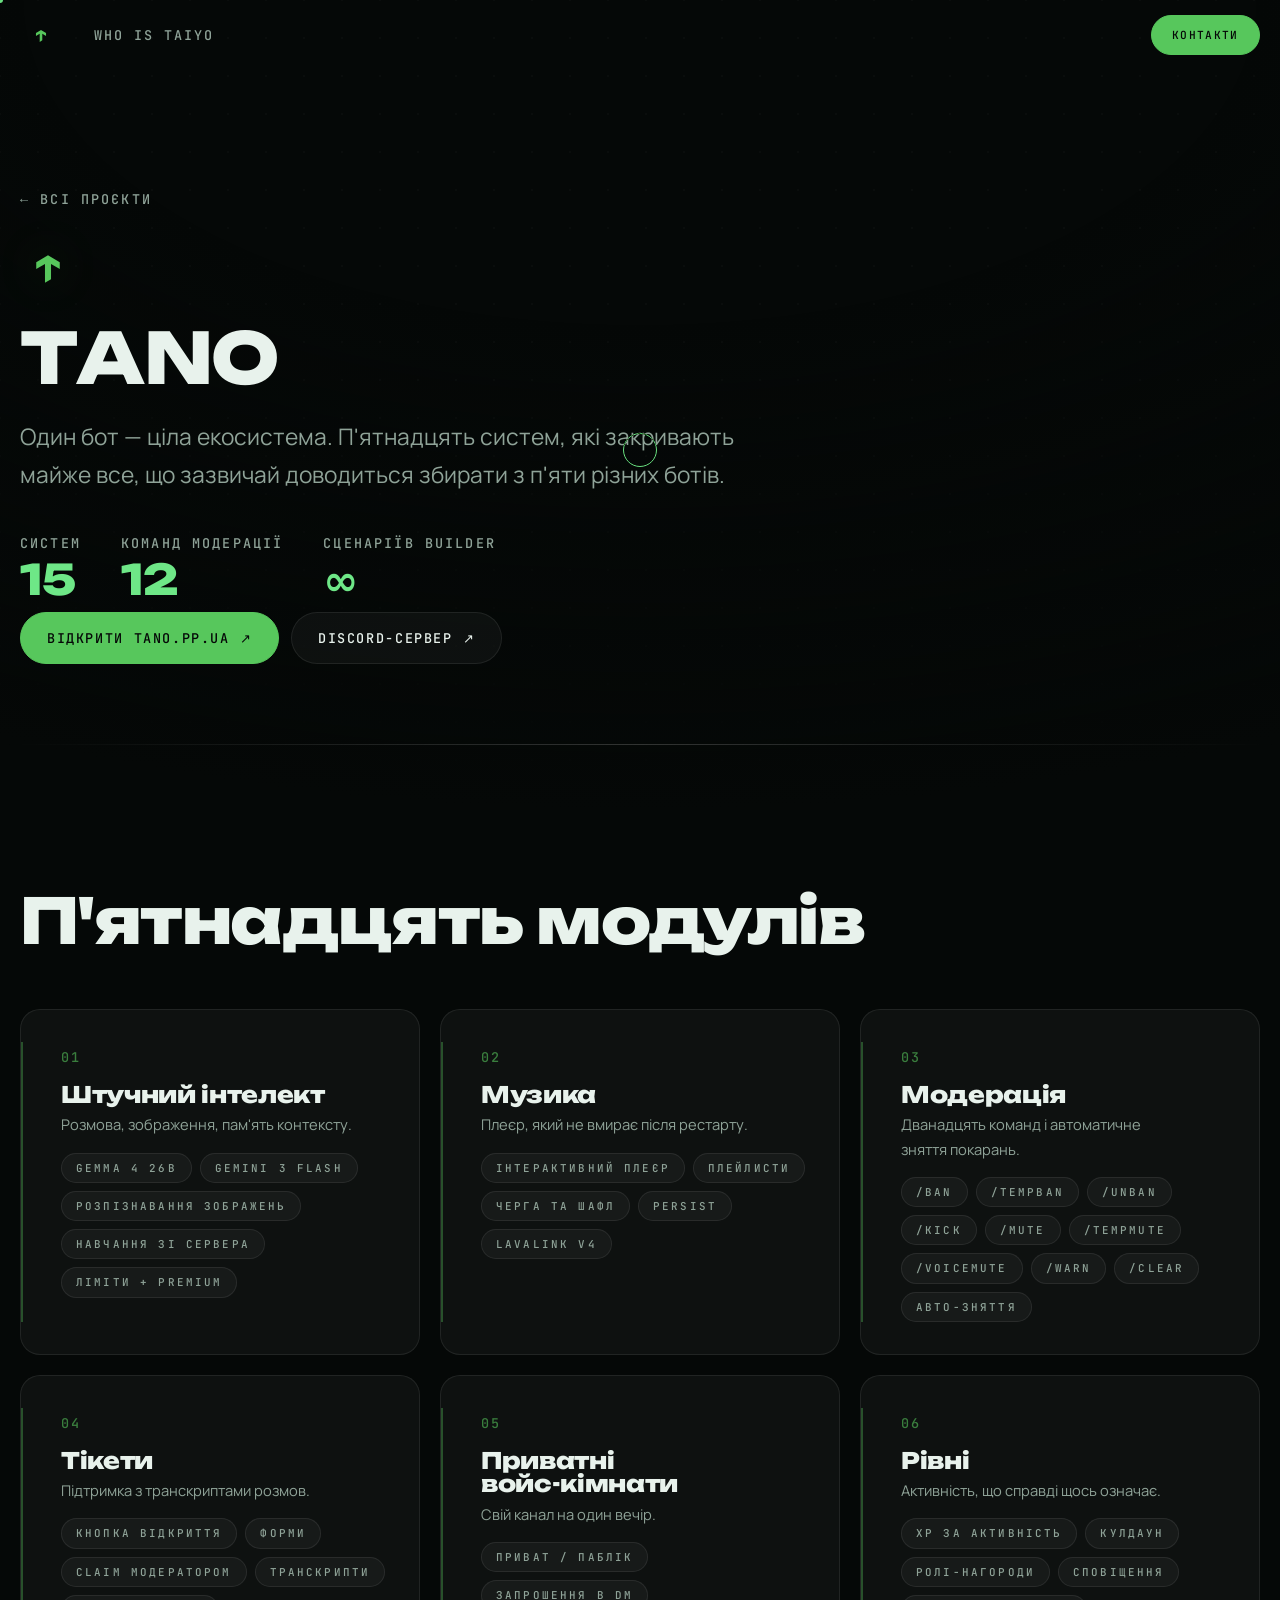
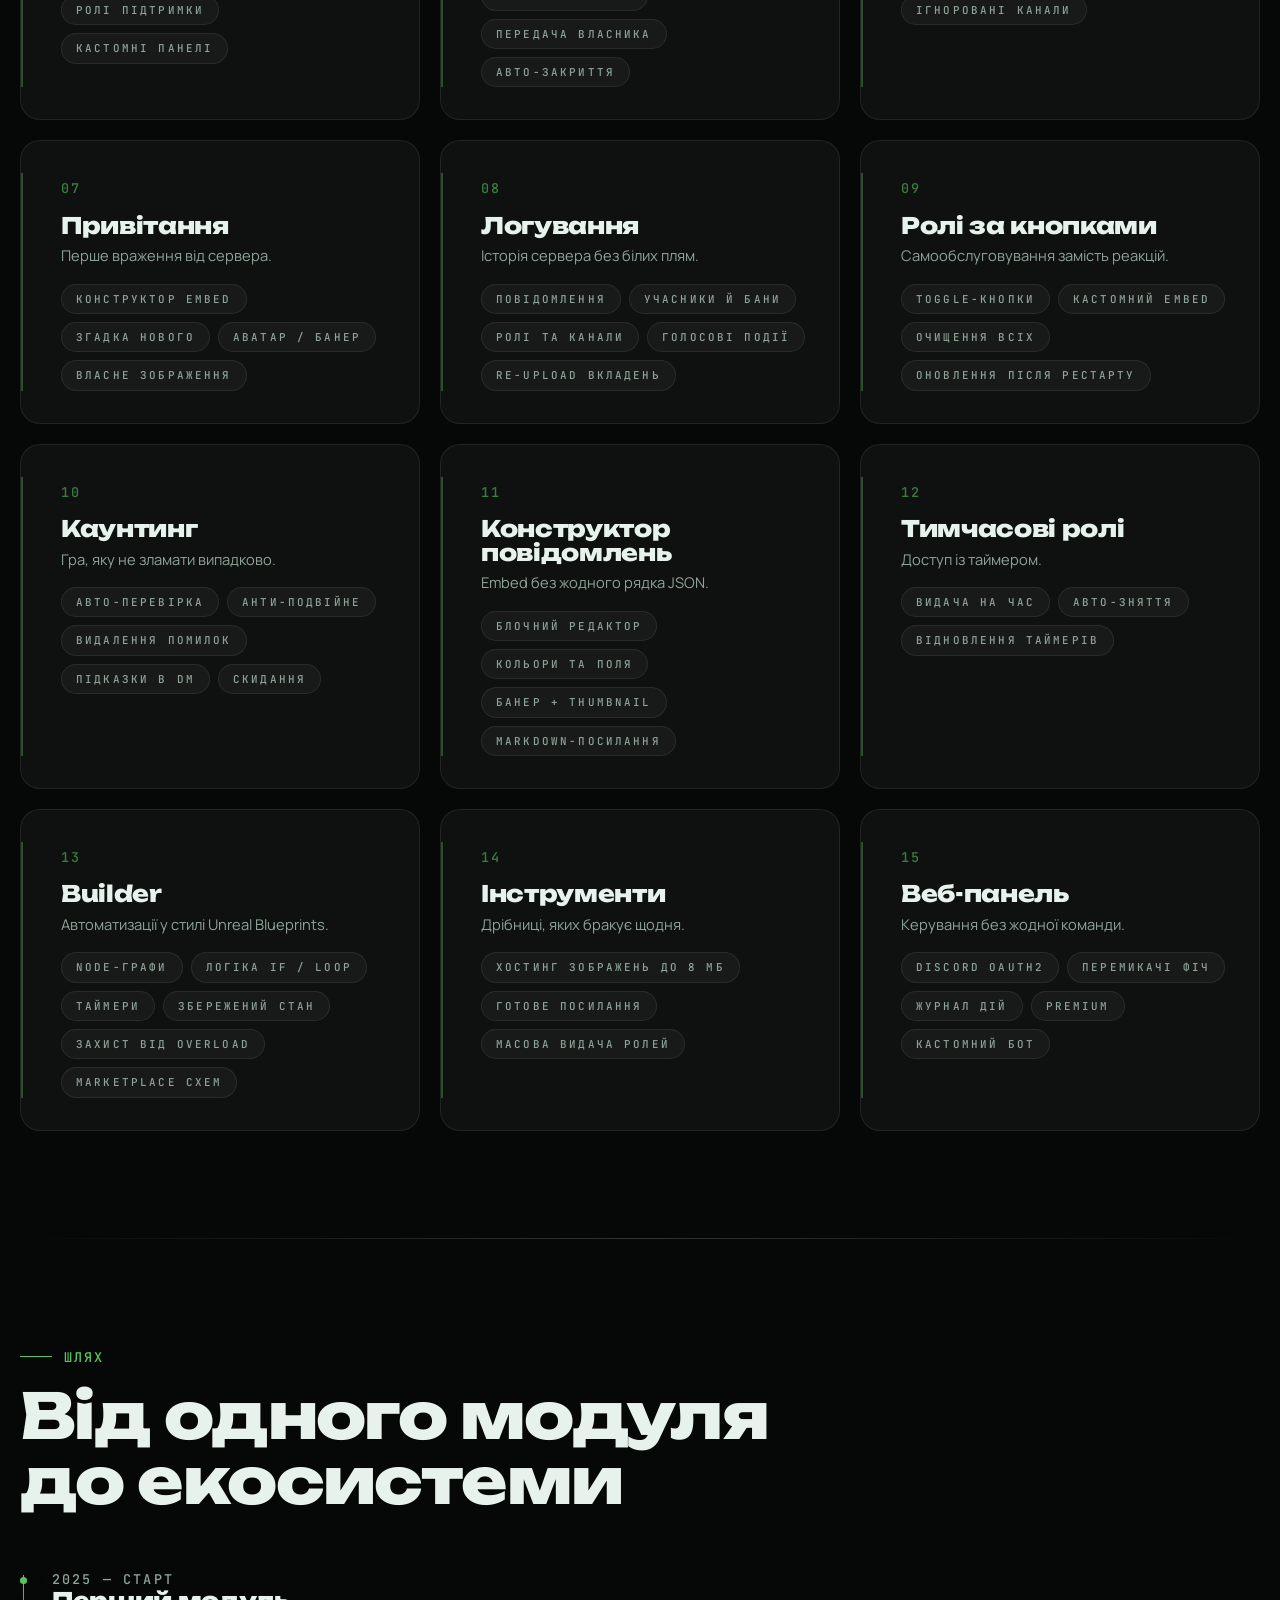
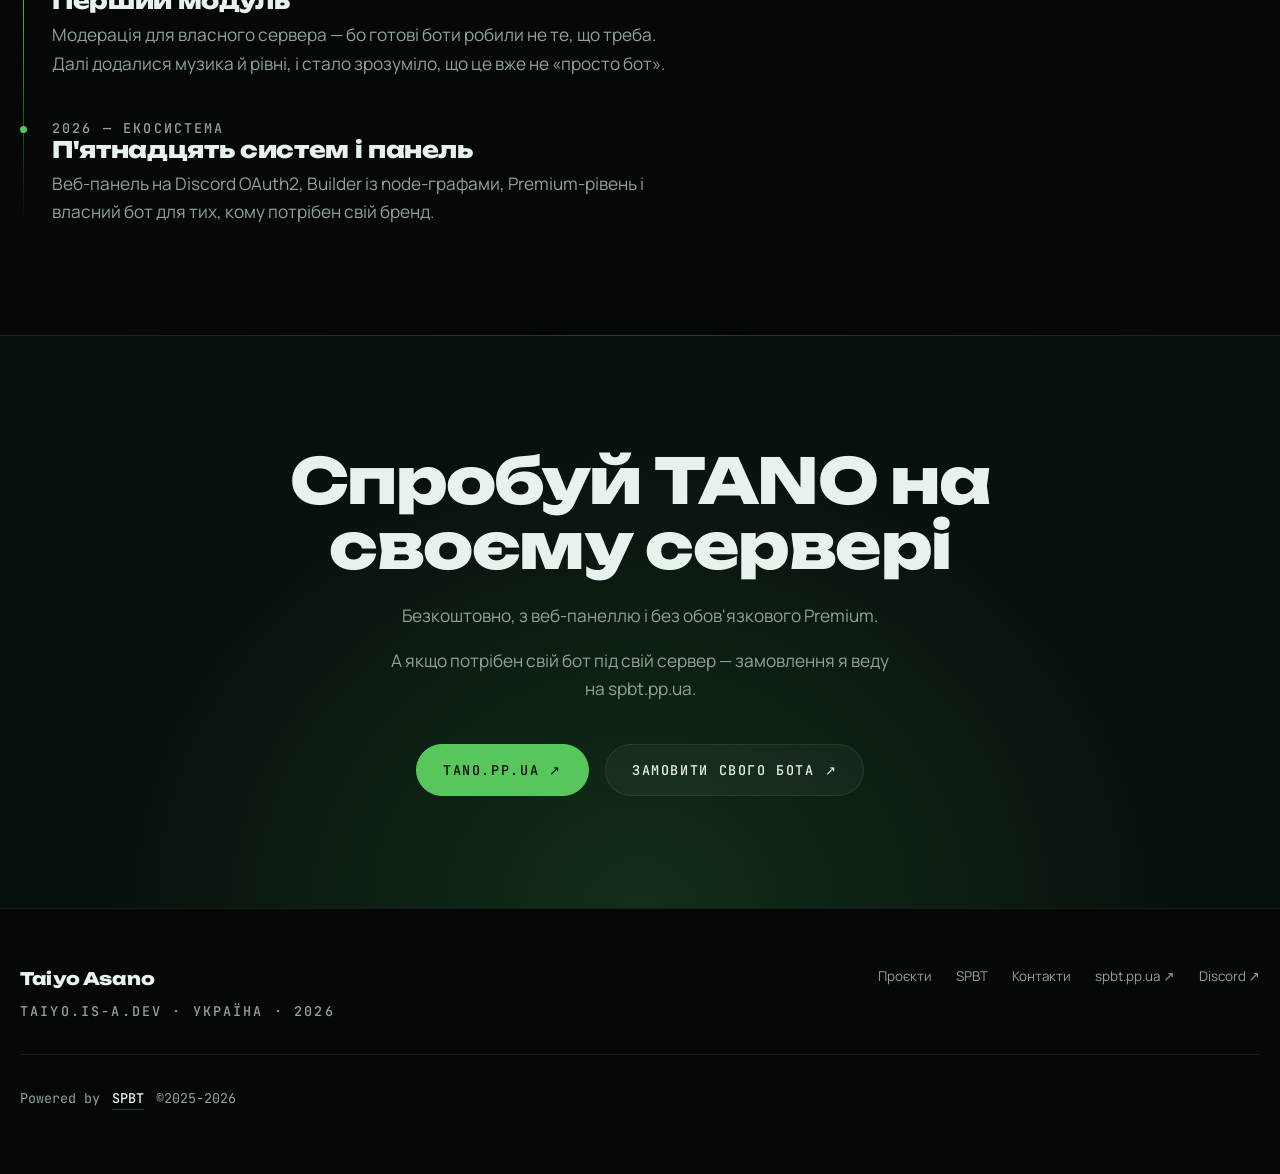
<file: tano/index.html>
<!doctype html>
<html lang="uk">
<head>
<meta charset="utf-8">
<meta name="viewport" content="width=device-width,initial-scale=1">
<script>
  document.documentElement.classList.add('js');
  window.__taiyoFailsafe = setTimeout(function () {
    document.documentElement.classList.add('js-stalled');
  }, 2500);
</script>
<title>TANO — Discord-бот-екосистема</title>
<meta name="description" content="Кейс TANO: п'ятнадцять систем в одному Discord-боті — штучний інтелект, музика на Lavalink, модерація, тікети, рівні, node-конструктор Builder і веб-панель на Discord OAuth2.">
<meta name="author" content="Taiyo Asano">
<meta name="theme-color" content="#050807">
<link rel="icon" href="/assets/img/favicon.svg" type="image/svg+xml">
<link rel="canonical" href="https://taiyo.is-a.dev/tano/">
<meta property="og:type" content="article">
<meta property="og:locale" content="uk_UA">
<meta property="og:site_name" content="Taiyo Asano">
<meta property="og:title" content="TANO — Discord-бот-екосистема">
<meta property="og:description" content="Кейс TANO: п'ятнадцять систем в одному Discord-боті — штучний інтелект, музика на Lavalink, модерація, тікети, рівні, Builder і веб-панель на Discord OAuth2.">
<meta property="og:url" content="https://taiyo.is-a.dev/tano/">
<meta property="og:image" content="https://taiyo.is-a.dev/assets/img/tano-banner.png">
<meta name="twitter:card" content="summary_large_image">
<meta name="twitter:title" content="TANO — Discord-бот-екосистема">
<meta name="twitter:description" content="П'ятнадцять систем в одному Discord-боті: AI, музика, модерація, тікети, Builder і веб-панель.">
<meta name="twitter:image" content="https://taiyo.is-a.dev/assets/img/tano-banner.png">
<link rel="stylesheet" href="/assets/css/base.css">
<link rel="stylesheet" href="/assets/css/layout.css">
<link rel="stylesheet" href="/assets/css/components.css">
<script type="module" src="/assets/js/site.js"></script>
</head>
<body>
<canvas id="bg-grid" aria-hidden="true"></canvas>
<div class="cursor-dot" aria-hidden="true"></div>
<div class="cursor-ring" aria-hidden="true"></div>
<div class="page-wipe" aria-hidden="true"></div>

<a class="u-sr" href="#modules">Перейти до вмісту</a>

<header class="nav" data-nav>
  <div class="nav__inner">
    <!-- Той самий вузький бар, що на головній: іконка, WHO IS TAIYO, одна дія.
         Чотири інлайн-посилання плюс бургер прибрано — три елементи вміщуються
         в 320px без жодного приховування, а повернутись до проєктів дає власне
         посилання кейсу нижче. Мовної пілюлі тут немає свідомо: англійських
         кейсів поки не існує, і вона обіцяла б те, чого немає. Зовнішнє
         посилання на tano.pp.ua лишилось у тілі сторінки. -->
    <a class="nav__logo nav__logo--icon" href="/" data-page-link aria-label="Taiyo — на головну">
      <svg viewBox="0 0 2000 2000" aria-hidden="true"><polygon points="1000,510 1420,755 1420,1000 1108,818 1108,1364 892,1490 892,818 580,1000 580,755" fill="currentColor"/></svg>
    </a>
    <a class="nav__who u-mono" href="/#about" data-page-link>WHO IS TAIYO</a>
    <a class="btn btn--sm btn--primary nav__cta" data-magnetic href="/#contact" data-page-link>Контакти</a>
  </div>
</header>

<main>

  <section class="case">
    <div class="u-container">
      <a class="case__back u-mono" href="/#projects" data-page-link><span aria-hidden="true">←</span> Всі проєкти</a>
      <span class="case__mark" aria-hidden="true">
        <svg viewBox="0 0 2000 2000"><polygon points="1000,510 1420,755 1420,1000 1108,818 1108,1364 892,1490 892,818 580,1000 580,755" fill="currentColor"/></svg>
      </span>
      <h1 data-type-in>TANO</h1>
      <p class="case__lead" data-reveal data-reveal-delay="1">
        Один бот — ціла екосистема. П'ятнадцять систем, які закривають майже все,
        що зазвичай доводиться збирати з п'яти різних ботів.
      </p>
      <dl class="stats" data-reveal data-reveal-delay="2">
        <div><dt class="u-mono">Систем</dt><dd data-counter="15">15</dd></div>
        <div><dt class="u-mono">Команд модерації</dt><dd data-counter="12">12</dd></div>
        <div><dt class="u-mono">Сценаріїв Builder</dt><dd>∞</dd></div>
      </dl>
      <div class="card__actions" data-reveal data-reveal-delay="3">
        <a class="btn btn--primary" data-magnetic href="https://tano.pp.ua/" target="_blank" rel="noopener">Відкрити tano.pp.ua <span aria-hidden="true">↗</span></a>
        <a class="btn" data-magnetic href="https://discord.com/invite/b8QpW8W6fR" target="_blank" rel="noopener">Discord-сервер <span aria-hidden="true">↗</span></a>
      </div>
    </div>
  </section>

  <section class="section section--soft" id="modules">
    <div class="u-container">
      <p class="u-mono u-eyebrow" data-reveal>Системи</p>
      <h2 class="section__title" data-reveal data-reveal-delay="1">П'ятнадцять модулів</h2>

      <div class="modules">
        <article class="module" data-reveal data-reveal-delay="1">
          <span class="module__num u-mono">01</span>
          <h3>Штучний інтелект</h3>
          <p class="module__sub u-muted">Розмова, зображення, пам'ять контексту.</p>
          <ul class="chips u-mono"><li>Gemma 4 26B</li><li>Gemini 3 Flash</li><li>Розпізнавання зображень</li><li>Навчання зі сервера</li><li>Ліміти + Premium</li></ul>
        </article>

        <article class="module" data-reveal data-reveal-delay="2">
          <span class="module__num u-mono">02</span>
          <h3>Музика</h3>
          <p class="module__sub u-muted">Плеєр, який не вмирає після рестарту.</p>
          <ul class="chips u-mono"><li>Інтерактивний плеєр</li><li>Плейлисти</li><li>Черга та шафл</li><li>Persist</li><li>Lavalink v4</li></ul>
        </article>

        <article class="module" data-reveal data-reveal-delay="3">
          <span class="module__num u-mono">03</span>
          <h3>Модерація</h3>
          <p class="module__sub u-muted">Дванадцять команд і автоматичне зняття покарань.</p>
          <ul class="chips u-mono"><li>/ban</li><li>/tempban</li><li>/unban</li><li>/kick</li><li>/mute</li><li>/tempmute</li><li>/voicemute</li><li>/warn</li><li>/clear</li><li>Авто-зняття</li></ul>
        </article>

        <article class="module" data-reveal data-reveal-delay="1">
          <span class="module__num u-mono">04</span>
          <h3>Тікети</h3>
          <p class="module__sub u-muted">Підтримка з транскриптами розмов.</p>
          <ul class="chips u-mono"><li>Кнопка відкриття</li><li>Форми</li><li>Claim модератором</li><li>Транскрипти</li><li>Ролі підтримки</li><li>Кастомні панелі</li></ul>
        </article>

        <article class="module" data-reveal data-reveal-delay="2">
          <span class="module__num u-mono">05</span>
          <h3>Приватні войс-кімнати</h3>
          <p class="module__sub u-muted">Свій канал на один вечір.</p>
          <ul class="chips u-mono"><li>Приват / паблік</li><li>Запрошення в DM</li><li>Передача власника</li><li>Авто-закриття</li></ul>
        </article>

        <article class="module" data-reveal data-reveal-delay="3">
          <span class="module__num u-mono">06</span>
          <h3>Рівні</h3>
          <p class="module__sub u-muted">Активність, що справді щось означає.</p>
          <ul class="chips u-mono"><li>XP за активність</li><li>Кулдаун</li><li>Ролі-нагороди</li><li>Сповіщення</li><li>Ігноровані канали</li></ul>
        </article>

        <article class="module" data-reveal data-reveal-delay="1">
          <span class="module__num u-mono">07</span>
          <h3>Привітання</h3>
          <p class="module__sub u-muted">Перше враження від сервера.</p>
          <ul class="chips u-mono"><li>Конструктор embed</li><li>Згадка нового</li><li>Аватар / банер</li><li>Власне зображення</li></ul>
        </article>

        <article class="module" data-reveal data-reveal-delay="2">
          <span class="module__num u-mono">08</span>
          <h3>Логування</h3>
          <p class="module__sub u-muted">Історія сервера без білих плям.</p>
          <ul class="chips u-mono"><li>Повідомлення</li><li>Учасники й бани</li><li>Ролі та канали</li><li>Голосові події</li><li>Re-upload вкладень</li></ul>
        </article>

        <article class="module" data-reveal data-reveal-delay="3">
          <span class="module__num u-mono">09</span>
          <h3>Ролі за кнопками</h3>
          <p class="module__sub u-muted">Самообслуговування замість реакцій.</p>
          <ul class="chips u-mono"><li>Toggle-кнопки</li><li>Кастомний embed</li><li>Очищення всіх</li><li>Оновлення після рестарту</li></ul>
        </article>

        <article class="module" data-reveal data-reveal-delay="1">
          <span class="module__num u-mono">10</span>
          <h3>Каунтинг</h3>
          <p class="module__sub u-muted">Гра, яку не зламати випадково.</p>
          <ul class="chips u-mono"><li>Авто-перевірка</li><li>Анти-подвійне</li><li>Видалення помилок</li><li>Підказки в DM</li><li>Скидання</li></ul>
        </article>

        <article class="module" data-reveal data-reveal-delay="2">
          <span class="module__num u-mono">11</span>
          <h3>Конструктор повідомлень</h3>
          <p class="module__sub u-muted">Embed без жодного рядка JSON.</p>
          <ul class="chips u-mono"><li>Блочний редактор</li><li>Кольори та поля</li><li>Банер + thumbnail</li><li>Markdown-посилання</li></ul>
        </article>

        <article class="module" data-reveal data-reveal-delay="3">
          <span class="module__num u-mono">12</span>
          <h3>Тимчасові ролі</h3>
          <p class="module__sub u-muted">Доступ із таймером.</p>
          <ul class="chips u-mono"><li>Видача на час</li><li>Авто-зняття</li><li>Відновлення таймерів</li></ul>
        </article>

        <article class="module" data-reveal data-reveal-delay="1">
          <span class="module__num u-mono">13</span>
          <h3>Builder</h3>
          <p class="module__sub u-muted">Автоматизації у стилі Unreal Blueprints.</p>
          <ul class="chips u-mono"><li>Node-графи</li><li>Логіка if / loop</li><li>Таймери</li><li>Збережений стан</li><li>Захист від overload</li><li>Marketplace схем</li></ul>
        </article>

        <article class="module" data-reveal data-reveal-delay="2">
          <span class="module__num u-mono">14</span>
          <h3>Інструменти</h3>
          <p class="module__sub u-muted">Дрібниці, яких бракує щодня.</p>
          <ul class="chips u-mono"><li>Хостинг зображень до 8 МБ</li><li>Готове посилання</li><li>Масова видача ролей</li></ul>
        </article>

        <article class="module" data-reveal data-reveal-delay="3">
          <span class="module__num u-mono">15</span>
          <h3>Веб-панель</h3>
          <p class="module__sub u-muted">Керування без жодної команди.</p>
          <ul class="chips u-mono"><li>Discord OAuth2</li><li>Перемикачі фіч</li><li>Журнал дій</li><li>Premium</li><li>Кастомний бот</li></ul>
        </article>
      </div>
    </div>
  </section>

  <section class="section">
    <div class="u-container">
      <p class="u-mono u-eyebrow" data-reveal>Шлях</p>
      <h2 class="section__title" data-reveal data-reveal-delay="1">Від одного модуля до екосистеми</h2>
      <ol class="tl">
        <li class="tl__node" data-reveal data-reveal-delay="1">
          <p class="tl__year u-mono">2025 — старт</p>
          <h3>Перший модуль</h3>
          <p>Модерація для власного сервера — бо готові боти робили не те, що треба.
             Далі додалися музика й рівні, і стало зрозуміло, що це вже не «просто бот».</p>
        </li>
        <li class="tl__node" data-reveal data-reveal-delay="2">
          <p class="tl__year u-mono">2026 — екосистема</p>
          <h3>П'ятнадцять систем і панель</h3>
          <p>Веб-панель на Discord OAuth2, Builder із node-графами, Premium-рівень
             і власний бот для тих, кому потрібен свій бренд.</p>
        </li>
      </ol>
    </div>
  </section>

  <section class="cta">
    <div class="u-container">
      <h2 data-reveal>Спробуй TANO на своєму сервері</h2>
      <p data-reveal data-reveal-delay="1">Безкоштовно, з веб-панеллю і без обов'язкового Premium.</p>
      <!-- Голос лишається «я»: SPBT — це де я беру роботу, а не хтось інший.
           Сюди приходять зі spbt.pp.ua по кнопці «Кейс», дочитують і досі не
           мали куди натиснути, крім самого продукту. Discord на цій сторінці
           вже є двічі — у шапці кейса й у футері, — тож слот віддано тому,
           чого сторінка не пропонувала взагалі. -->
      <p data-reveal data-reveal-delay="2">А якщо потрібен свій бот під свій сервер — замовлення я веду на spbt.pp.ua.</p>
      <div class="cta__actions" data-reveal data-reveal-delay="3">
        <a class="btn btn--primary" data-magnetic href="https://tano.pp.ua/" target="_blank" rel="noopener">tano.pp.ua <span aria-hidden="true">↗</span></a>
        <a class="btn" data-magnetic href="https://spbt.pp.ua/#contact" target="_blank" rel="noopener">Замовити свого бота <span aria-hidden="true">↗</span></a>
      </div>
    </div>
  </section>

</main>

<footer class="footer">
  <div class="u-container footer__inner">
    <div class="footer__brand">
      <p><strong>Taiyo Asano</strong></p>
      <p class="footer__meta u-mono">taiyo.is-a.dev · Україна · 2026</p>
    </div>
    <nav class="footer__nav" aria-label="Навігація у футері">
      <a href="/#projects">Проєкти</a>
      <a href="/#sites">SPBT</a>
      <a href="/#contact">Контакти</a>
      <a href="https://spbt.pp.ua" target="_blank" rel="noopener">spbt.pp.ua <span aria-hidden="true">↗</span></a>
      <a href="https://discord.com/invite/b8QpW8W6fR" target="_blank" rel="noopener">Discord <span aria-hidden="true">↗</span></a>
    </nav>
    <p class="footer__powered">
      Powered by <a href="https://spbt.pp.ua" target="_blank" rel="noopener">SPBT</a> <span>&copy;2025-2026</span>
    </p>
  </div>
</footer>
</body>
</html>
</file>
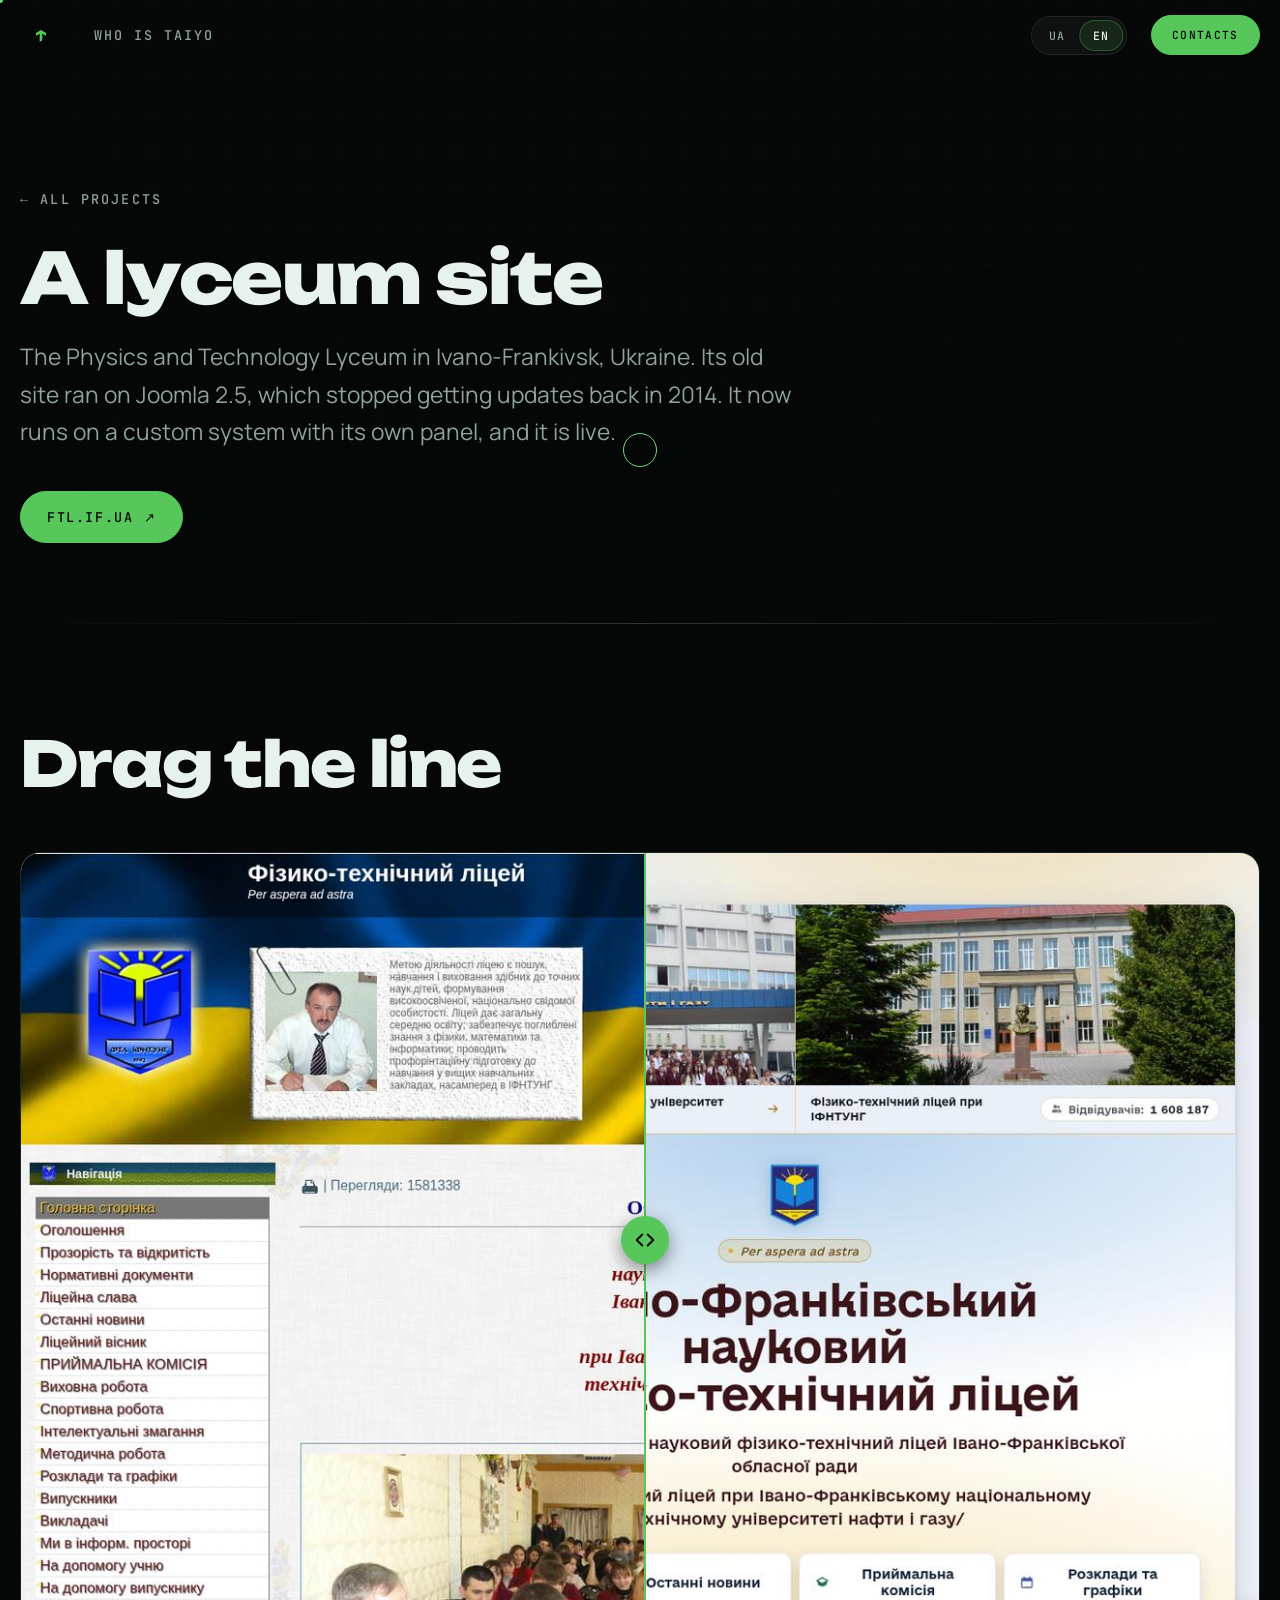
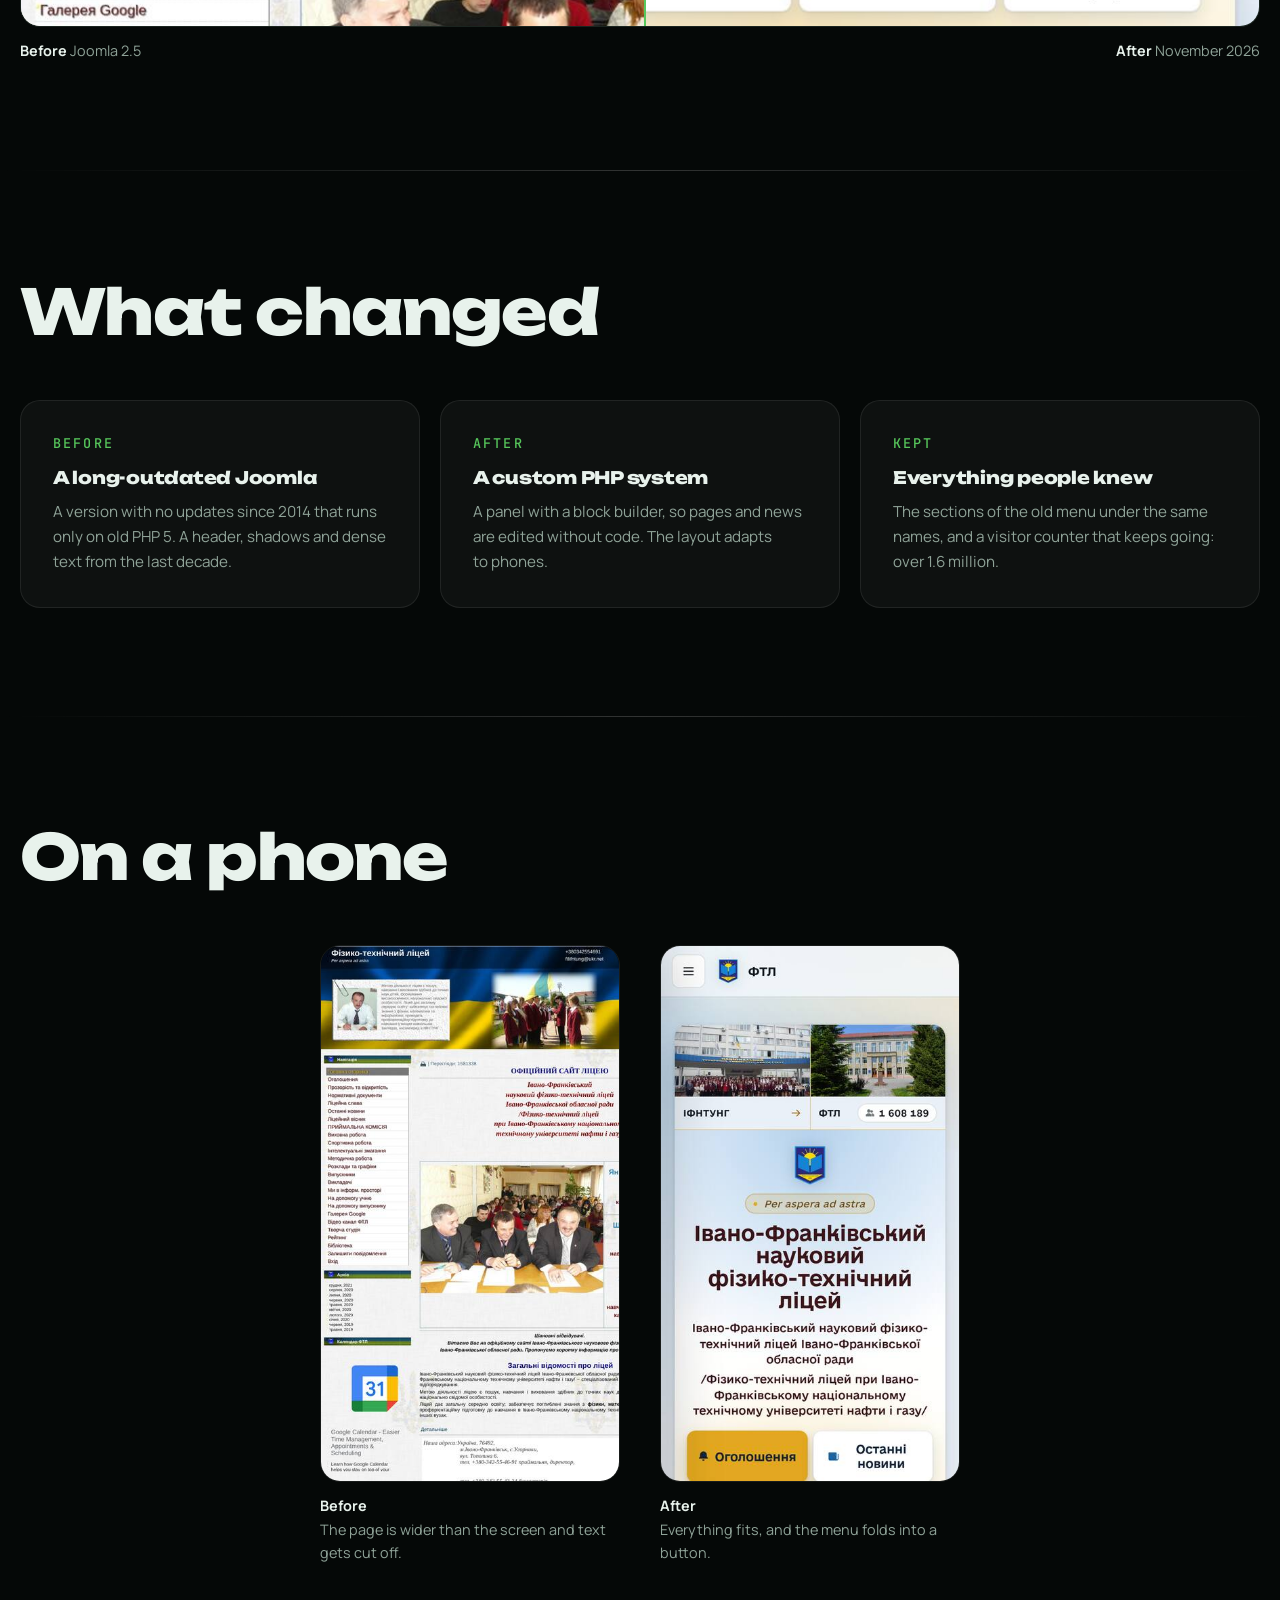
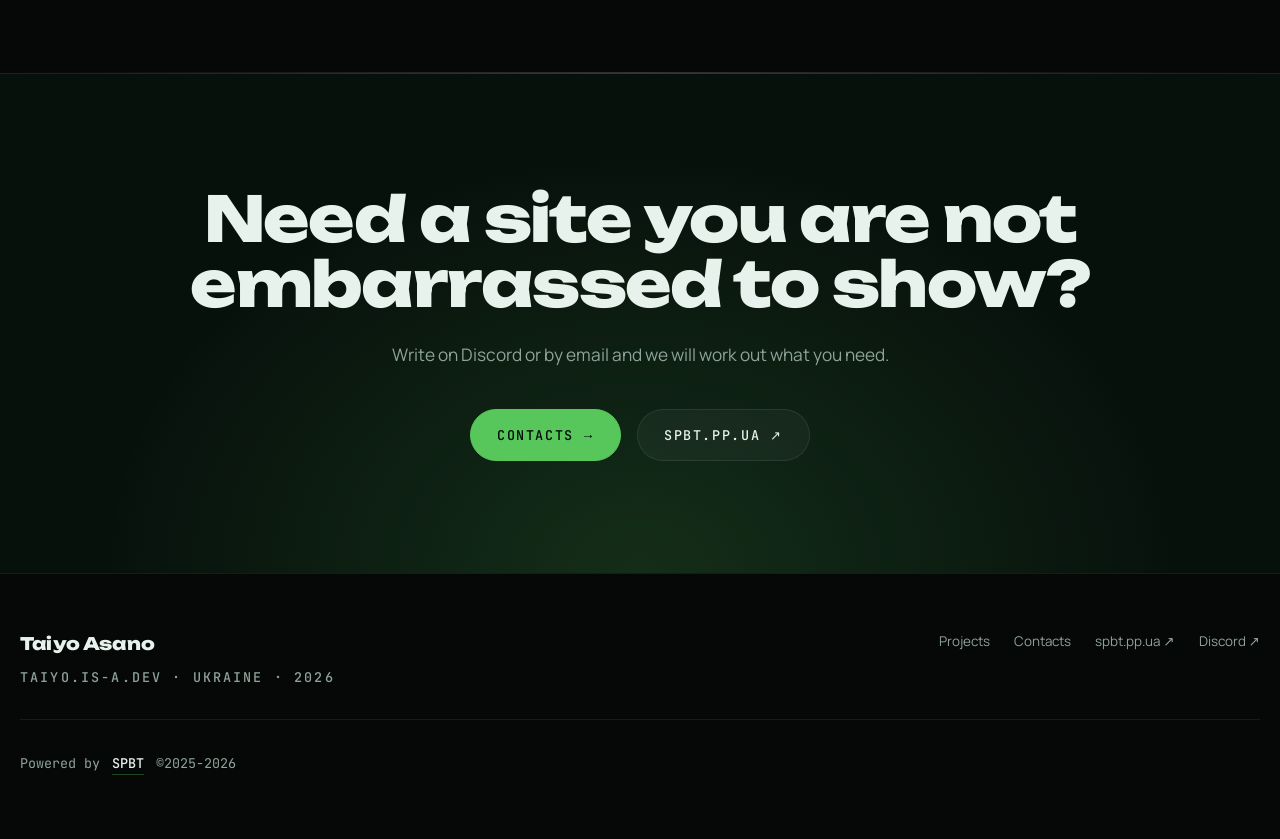
<file: en/ftl/index.html>
<!doctype html>
<html lang="en">
<head>
<meta charset="utf-8">
<meta name="viewport" content="width=device-width,initial-scale=1">
<script>
  document.documentElement.classList.add('js');
  window.__taiyoFailsafe = setTimeout(function () {
    document.documentElement.classList.add('js-stalled');
  }, 2500);
</script>
<script>
  /* Клік по капсулі запам'ятовується і тут: інакше український браузер, який
     перейшов на EN, повертали б назад при наступному заході на корінь. */
  (function () {
    document.addEventListener('click', function (e) {
      var opt = e.target && e.target.closest && e.target.closest('[data-lang]');
      if (!opt) return;
      try { window.localStorage.setItem('taiyo-lang', opt.getAttribute('data-lang')); } catch (err) {}
    });
  })();
</script>
<title>The Physics and Technology Lyceum site: before and after</title>
<meta name="description" content="How the Physics and Technology Lyceum site moved from Joomla 2.5 to a custom system with its own panel. The old and new site compared on desktop and on a phone.">
<meta name="author" content="Taiyo Asano">
<meta name="theme-color" content="#050807">
<link rel="icon" href="/assets/img/favicon.svg" type="image/svg+xml">
<link rel="canonical" href="https://taiyo.is-a.dev/en/ftl/">
<link rel="alternate" hreflang="uk" href="https://taiyo.is-a.dev/ftl/">
<link rel="alternate" hreflang="en" href="https://taiyo.is-a.dev/en/ftl/">
<link rel="alternate" hreflang="x-default" href="https://taiyo.is-a.dev/ftl/">
<meta property="og:type" content="article">
<meta property="og:locale" content="en_US">
<meta property="og:site_name" content="Taiyo Asano">
<meta property="og:title" content="The Physics and Technology Lyceum site: before and after">
<meta property="og:description" content="How the Physics and Technology Lyceum site moved from Joomla 2.5 to a custom system with its own panel. The old and new site compared on desktop and on a phone.">
<meta property="og:url" content="https://taiyo.is-a.dev/en/ftl/">
<meta property="og:image" content="https://taiyo.is-a.dev/assets/img/ftl-after.jpg">
<meta name="twitter:card" content="summary_large_image">
<meta name="twitter:title" content="The Physics and Technology Lyceum site: before and after">
<meta name="twitter:description" content="How the Physics and Technology Lyceum site moved from Joomla 2.5 to a custom system with its own panel. The old and new site compared on desktop and on a phone.">
<meta name="twitter:image" content="https://taiyo.is-a.dev/assets/img/ftl-after.jpg">
<link rel="stylesheet" href="/assets/css/base.css">
<link rel="stylesheet" href="/assets/css/layout.css">
<link rel="stylesheet" href="/assets/css/components.css">
<link rel="stylesheet" href="/assets/css/taiyo.css">
<script type="module" src="/assets/js/site.js"></script>
<script type="module" src="/assets/js/compare.js"></script>
</head>
<body>
<canvas id="bg-grid" aria-hidden="true"></canvas>
<div class="cursor-dot" aria-hidden="true"></div>
<div class="cursor-ring" aria-hidden="true"></div>
<div class="page-wipe" aria-hidden="true"></div>

<a class="u-sr" href="#result">Skip to content</a>

<header class="nav" data-nav>
  <div class="nav__inner">
    <a class="nav__logo nav__logo--icon" href="/en/" data-page-link aria-label="Taiyo: home">
      <svg viewBox="0 0 2000 2000" aria-hidden="true"><polygon points="1000,510 1420,755 1420,1000 1108,818 1108,1364 892,1490 892,818 580,1000 580,755" fill="currentColor"/></svg>
    </a>
    <a class="nav__who u-mono" href="/en/#about" data-page-link>WHO IS TAIYO</a>
    <div class="lang lang--en" role="group" aria-label="Site language">
      <span class="lang__slider" aria-hidden="true"></span>
      <a class="lang__opt" href="/ftl/" data-lang="uk" lang="uk" hreflang="uk">UA</a>
      <a class="lang__opt is-on" href="/en/ftl/" data-lang="en" aria-current="true" lang="en" hreflang="en">EN</a>
    </div>
    <a class="btn btn--sm btn--primary nav__cta" data-magnetic href="/en/#contact" data-page-link>Contacts</a>
  </div>
</header>

<main>

  <section class="case">
    <div class="u-container">
      <a class="case__back u-mono" href="/en/#projects" data-page-link><span aria-hidden="true">←</span> All projects</a>
      <h1 data-type-in>A lyceum site</h1>
      <p class="case__lead" data-reveal data-reveal-delay="1">The Physics and Technology Lyceum in Ivano-Frankivsk, Ukraine. Its old site ran on Joomla 2.5, which stopped getting updates back in 2014. It now runs on a custom system with its own panel, and it is live.</p>
      <div class="card__actions" data-reveal data-reveal-delay="2">
        <a class="btn btn--primary" data-magnetic href="https://ftl.if.ua/" target="_blank" rel="noopener">ftl.if.ua <span aria-hidden="true">↗</span></a>
      </div>
    </div>
  </section>

  <section class="section section--soft" id="result">
    <div class="u-container">
      <h2 class="section__title" data-reveal>Drag the line</h2>
      <div class="compare" data-compare data-reveal data-reveal-delay="1">
        <img src="/assets/img/ftl-after.jpg" width="1280" height="800" alt="The new lyceum site: side menu, two building photos, the emblem and the lyceum name on a light background">
        <img class="compare__before" src="/assets/img/ftl-before.jpg" width="1280" height="800" alt="The old lyceum site: a flag header, the director's photo, dense text and a shadowed menu">
        <input type="range" min="0" max="100" value="50" aria-label="Divider between the old and new site">
        <span class="compare__line" aria-hidden="true"><span class="compare__grip"><svg viewBox="0 0 24 24" fill="none" stroke="currentColor" stroke-width="2.2" stroke-linecap="round" stroke-linejoin="round" aria-hidden="true"><path d="m9 6-6 6 6 6"/><path d="m15 6 6 6-6 6"/></svg></span></span>
      </div>
      <p class="compare-legend"><span><b>Before</b> Joomla 2.5</span><span><b>After</b> November 2026</span></p>
    </div>
  </section>

  <section class="section">
    <div class="u-container">
      <h2 class="section__title" data-reveal>What changed</h2>
      <div class="pairs">
        <article class="pair" data-reveal data-reveal-delay="1">
          <div class="pair__tag u-mono">Before</div>
          <h3>A long-outdated Joomla</h3>
          <p>A version with no updates since 2014 that runs only on old PHP 5. A header, shadows and dense text from the last decade.</p>
        </article>
        <article class="pair" data-reveal data-reveal-delay="2">
          <div class="pair__tag u-mono">After</div>
          <h3>A custom PHP system</h3>
          <p>A panel with a block builder, so pages and news are edited without code. The layout adapts to phones.</p>
        </article>
        <article class="pair" data-reveal data-reveal-delay="3">
          <div class="pair__tag u-mono">Kept</div>
          <h3>Everything people knew</h3>
          <p>The sections of the old menu under the same names, and a visitor counter that keeps going: over 1.6 million.</p>
        </article>
      </div>
    </div>
  </section>

  <section class="section section--soft">
    <div class="u-container">
      <h2 class="section__title" data-reveal>On a phone</h2>
      <div class="phones">
        <figure data-reveal data-reveal-delay="1">
          <img src="/assets/img/ftl-phone-before.jpg" width="440" height="790" loading="lazy" alt="The old site on a phone: the page is wider than the screen and text is cut off">
          <figcaption><b>Before</b>The page is wider than the screen and text gets cut off.</figcaption>
        </figure>
        <figure data-reveal data-reveal-delay="2">
          <img src="/assets/img/ftl-phone-after.jpg" width="440" height="790" loading="lazy" alt="The new site on a phone: photos, emblem and lyceum name fit the screen">
          <figcaption><b>After</b>Everything fits, and the menu folds into a button.</figcaption>
        </figure>
      </div>
    </div>
  </section>

  <section class="cta" id="next">
    <div class="u-container">
      <h2 data-reveal>Need a site you are not embarrassed to show?</h2>
      <p data-reveal data-reveal-delay="1">Write on Discord or by email and we will work out what you need.</p>
      <div class="cta__actions" data-reveal data-reveal-delay="2">
        <a class="btn btn--primary" data-magnetic href="/en/#contact" data-page-link>Contacts <span aria-hidden="true">→</span></a>
        <a class="btn" data-magnetic href="https://spbt.pp.ua/en/" target="_blank" rel="noopener">spbt.pp.ua <span aria-hidden="true">↗</span></a>
      </div>
    </div>
  </section>

</main>

<footer class="footer">
  <div class="u-container footer__inner">
    <div class="footer__brand">
      <p><strong>Taiyo Asano</strong></p>
      <p class="footer__meta u-mono">taiyo.is-a.dev · Ukraine · 2026</p>
    </div>
    <nav class="footer__nav" aria-label="Footer navigation">
      <a href="/en/#projects">Projects</a>
      <a href="/en/#contact">Contacts</a>
      <a href="https://spbt.pp.ua/en/" target="_blank" rel="noopener">spbt.pp.ua <span aria-hidden="true">↗</span></a>
      <a href="https://discord.com/invite/b8QpW8W6fR" target="_blank" rel="noopener">Discord <span aria-hidden="true">↗</span></a>
    </nav>
    <p class="footer__powered">
      Powered by <a href="https://spbt.pp.ua/en/" target="_blank" rel="noopener">SPBT</a> <span>&copy;2025-2026</span>
    </p>
  </div>
</footer>
</body>
</html>
</file>
<file: assets/css/base.css>
/* ─── Fonts (self-hosted, latin + cyrillic subsets) ─────────────────────── */
@font-face{font-family:'JetBrains Mono';font-style:normal;font-weight:400;font-display:swap;src:url('/assets/fonts/jetbrains-mono-400-cyrillic.woff2') format('woff2');unicode-range:U+0301, U+0400-045F, U+0490-0491, U+04B0-04B1, U+2116;}
@font-face{font-family:'JetBrains Mono';font-style:normal;font-weight:400;font-display:swap;src:url('/assets/fonts/jetbrains-mono-400-latin.woff2') format('woff2');unicode-range:U+0000-00FF, U+0131, U+0152-0153, U+02BB-02BC, U+02C6, U+02DA, U+02DC, U+0304, U+0308, U+0329, U+2000-206F, U+20AC, U+2122, U+2191, U+2193, U+2212, U+2215, U+FEFF, U+FFFD;}
@font-face{font-family:'JetBrains Mono';font-style:normal;font-weight:500;font-display:swap;src:url('/assets/fonts/jetbrains-mono-500-cyrillic.woff2') format('woff2');unicode-range:U+0301, U+0400-045F, U+0490-0491, U+04B0-04B1, U+2116;}
@font-face{font-family:'JetBrains Mono';font-style:normal;font-weight:500;font-display:swap;src:url('/assets/fonts/jetbrains-mono-500-latin.woff2') format('woff2');unicode-range:U+0000-00FF, U+0131, U+0152-0153, U+02BB-02BC, U+02C6, U+02DA, U+02DC, U+0304, U+0308, U+0329, U+2000-206F, U+20AC, U+2122, U+2191, U+2193, U+2212, U+2215, U+FEFF, U+FFFD;}
@font-face{font-family:'Manrope';font-style:normal;font-weight:400;font-display:swap;src:url('/assets/fonts/manrope-400-cyrillic.woff2') format('woff2');unicode-range:U+0301, U+0400-045F, U+0490-0491, U+04B0-04B1, U+2116;}
@font-face{font-family:'Manrope';font-style:normal;font-weight:400;font-display:swap;src:url('/assets/fonts/manrope-400-latin.woff2') format('woff2');unicode-range:U+0000-00FF, U+0131, U+0152-0153, U+02BB-02BC, U+02C6, U+02DA, U+02DC, U+0304, U+0308, U+0329, U+2000-206F, U+20AC, U+2122, U+2191, U+2193, U+2212, U+2215, U+FEFF, U+FFFD;}
@font-face{font-family:'Manrope';font-style:normal;font-weight:500;font-display:swap;src:url('/assets/fonts/manrope-500-cyrillic.woff2') format('woff2');unicode-range:U+0301, U+0400-045F, U+0490-0491, U+04B0-04B1, U+2116;}
@font-face{font-family:'Manrope';font-style:normal;font-weight:500;font-display:swap;src:url('/assets/fonts/manrope-500-latin.woff2') format('woff2');unicode-range:U+0000-00FF, U+0131, U+0152-0153, U+02BB-02BC, U+02C6, U+02DA, U+02DC, U+0304, U+0308, U+0329, U+2000-206F, U+20AC, U+2122, U+2191, U+2193, U+2212, U+2215, U+FEFF, U+FFFD;}
@font-face{font-family:'Manrope';font-style:normal;font-weight:700;font-display:swap;src:url('/assets/fonts/manrope-700-cyrillic.woff2') format('woff2');unicode-range:U+0301, U+0400-045F, U+0490-0491, U+04B0-04B1, U+2116;}
@font-face{font-family:'Manrope';font-style:normal;font-weight:700;font-display:swap;src:url('/assets/fonts/manrope-700-latin.woff2') format('woff2');unicode-range:U+0000-00FF, U+0131, U+0152-0153, U+02BB-02BC, U+02C6, U+02DA, U+02DC, U+0304, U+0308, U+0329, U+2000-206F, U+20AC, U+2122, U+2191, U+2193, U+2212, U+2215, U+FEFF, U+FFFD;}
@font-face{font-family:'Unbounded';font-style:normal;font-weight:600;font-display:swap;src:url('/assets/fonts/unbounded-600-cyrillic.woff2') format('woff2');unicode-range:U+0301, U+0400-045F, U+0490-0491, U+04B0-04B1, U+2116;}
@font-face{font-family:'Unbounded';font-style:normal;font-weight:600;font-display:swap;src:url('/assets/fonts/unbounded-600-latin.woff2') format('woff2');unicode-range:U+0000-00FF, U+0131, U+0152-0153, U+02BB-02BC, U+02C6, U+02DA, U+02DC, U+0304, U+0308, U+0329, U+2000-206F, U+20AC, U+2122, U+2191, U+2193, U+2212, U+2215, U+FEFF, U+FFFD;}
@font-face{font-family:'Unbounded';font-style:normal;font-weight:800;font-display:swap;src:url('/assets/fonts/unbounded-800-cyrillic.woff2') format('woff2');unicode-range:U+0301, U+0400-045F, U+0490-0491, U+04B0-04B1, U+2116;}
@font-face{font-family:'Unbounded';font-style:normal;font-weight:800;font-display:swap;src:url('/assets/fonts/unbounded-800-latin.woff2') format('woff2');unicode-range:U+0000-00FF, U+0131, U+0152-0153, U+02BB-02BC, U+02C6, U+02DA, U+02DC, U+0304, U+0308, U+0329, U+2000-206F, U+20AC, U+2122, U+2191, U+2193, U+2212, U+2215, U+FEFF, U+FFFD;}

/* ─── Tokens ────────────────────────────────────────────────────────────── */
:root{
  --bg:#050807;
  --bg-soft:#07110C;
  --surface:rgba(255,255,255,.04);
  --surface-hi:rgba(255,255,255,.07);
  --border:rgba(255,255,255,.08);
  --border-hi:rgba(255,255,255,.18);
  --text:#E8F2EC;
  --muted:#8FA398;
  --green:#57C75C;
  --green-hi:#6EE787;

  --green-soft:rgba(87,199,92,.12);
  --green-line:rgba(87,199,92,.32);
  --glow:0 0 44px rgba(87,199,92,.26);
  --glow-sm:0 0 22px rgba(87,199,92,.22);

  --font-display:'Unbounded',system-ui,sans-serif;
  --font-body:'Manrope',system-ui,sans-serif;
  --font-mono:'JetBrains Mono',ui-monospace,'Cascadia Mono',monospace;

  --step--1:clamp(.76rem,.73rem + .16vw,.84rem);
  --step-0:clamp(1rem,.96rem + .2vw,1.08rem);
  --step-1:clamp(1.16rem,1.06rem + .5vw,1.42rem);
  --step-2:clamp(1.7rem,1.35rem + 1.6vw,2.7rem);
  --step-3:clamp(2.2rem,1.6rem + 2.9vw,4rem);
  --step-4:clamp(2.05rem,1.15rem + 4.6vw,4.4rem);

  --space:8px;
  --container:1280px;
  --radius:20px;
  --radius-sm:12px;
  --ease:cubic-bezier(.22,1,.36,1);
  --ease-io:cubic-bezier(.65,0,.35,1);
  --nav-h:72px;

  color-scheme:dark;
}

/* ─── Phone display scale ───────────────────────────────────────────────────
   The clamp *floors* were not the binding term — at 320px the fluid middle
   already computes ~33px for --step-4 and ~35px for --step-3, so lowering the
   floors would have changed almost nothing. The slope is what has to come
   down. Unbounded 800 at -.025em tracking fits roughly 7.5 glyphs per line in
   a 265px measure, which is why an h2 like "Один розробник — увесь шлях
   проєкту" wrapped to five lines. Scoped below 620px so every desktop size
   stays byte-identical. */
@media (max-width:620px){
  :root{
    --step-3:clamp(1.7rem,1.05rem + 3.4vw,4rem);
    --step-4:clamp(1.75rem,.95rem + 4.1vw,4.4rem);
  }
}

/* ─── Reset ─────────────────────────────────────────────────────────────── */
*,*::before,*::after{box-sizing:border-box;}

html{
  scroll-behavior:smooth;
  /* Keeps an anchored heading clear of the fixed nav on the ordinary long
     pages (/tano/, /ftl/, /decks/), whose anchors land top-aligned. On the
     slide page it is zeroed again (`html.slides` in layout.css) — there every
     target is a viewport-height box that centres its own content, so this
     padding would only push all of them down by its own value. */
  scroll-padding-top:calc(var(--nav-h) + var(--space)*2);
  -webkit-text-size-adjust:100%;
}

body{
  margin:0;
  background:var(--bg);
  color:var(--text);
  font-family:var(--font-body);
  font-size:var(--step-0);
  line-height:1.65;
  font-synthesis-weight:none;
  -webkit-font-smoothing:antialiased;
  text-rendering:optimizeLegibility;
  overflow-x:hidden;
}

img,svg,canvas,video{display:block;max-width:100%;}
img{height:auto;}
a{color:inherit;text-decoration:none;}
button{font:inherit;color:inherit;background:none;border:0;cursor:pointer;}
ul,ol,dl,dd{margin:0;padding:0;list-style:none;}
figure{margin:0;}

h1,h2,h3,h4{
  font-family:var(--font-display);
  font-weight:800;
  line-height:1.04;
  letter-spacing:-.025em;
  margin:0;
  text-wrap:balance;
}
h1{font-size:var(--step-4);}
h2{font-size:var(--step-3);}
h3{font-size:var(--step-1);letter-spacing:-.015em;}

p{margin:0 0 calc(var(--space)*2);text-wrap:pretty;}
p:last-child{margin-bottom:0;}
strong{font-weight:700;}

::selection{background:var(--green);color:var(--bg);}

:focus-visible{
  outline:2px solid var(--green-hi);
  outline-offset:3px;
  border-radius:4px;
}

/* ─── Utilities ─────────────────────────────────────────────────────────── */
.u-container{
  width:min(100% - calc(var(--space)*5),var(--container));
  margin-inline:auto;
}

.u-mono{
  font-family:var(--font-mono);
  font-size:var(--step--1);
  font-weight:500;
  letter-spacing:.16em;
  text-transform:uppercase;
  line-height:1.5;
}

.u-eyebrow{
  color:var(--green);
  display:flex;
  align-items:center;
  gap:calc(var(--space)*1.5);
  margin:0 0 calc(var(--space)*2);
}
.u-eyebrow::before{
  content:'';
  width:calc(var(--space)*4);
  height:1px;
  background:var(--green);
  flex:none;
}

.u-muted{color:var(--muted);}

/* Акцентний рядок заголовка — градієнт по літерах.
   Раніше тут було -webkit-text-stroke, і воно розсипалось: заголовки
   успадковують letter-spacing:-.025em, що для залитого тексту непомітно
   (заливки зливаються в одну форму), але в обведенні кожен край стає видимою
   лінією — і злиплі гліфи Unbounded 800 перетворювались на клубок.
   Градієнт дає обʼєм без жодних контурів, тому проблема зникає разом зі
   стежкою. Ім'я класу лишаємо: воно вже стоїть у розмітці всіх сторінок. */
.u-outline{
  background:linear-gradient(96deg,var(--green) 0%,var(--green-hi) 46%,var(--green) 100%);
  background-size:220% 100%;
  -webkit-background-clip:text;
  background-clip:text;
  color:transparent;
}
/* Старі рухи браузера без background-clip:text показали б порожнє місце. */
@supports not ((-webkit-background-clip:text) or (background-clip:text)){
  .u-outline{background:none;color:var(--green);}
}
/* Повільний зсув градієнта — літери «дихають». Тільки коли анімації дозволені. */
@media (prefers-reduced-motion:no-preference){
  .u-outline{animation:u-outline-drift 9s var(--ease-io) infinite alternate;}
}
@keyframes u-outline-drift{
  from{background-position:0% 50%;}
  to{background-position:100% 50%;}
}

.u-lead{
  font-size:var(--step-1);
  color:var(--muted);
  max-width:58ch;
}

.u-sr{
  position:absolute;
  width:1px;height:1px;
  padding:0;margin:-1px;
  overflow:hidden;
  clip-path:inset(50%);
  white-space:nowrap;
}
.u-sr:focus{
  position:fixed;
  top:calc(var(--space)*2);
  left:calc(var(--space)*2);
  width:auto;height:auto;
  margin:0;padding:calc(var(--space)*1.5) calc(var(--space)*3);
  clip-path:none;
  background:var(--green);
  color:var(--bg);
  border-radius:999px;
  font-family:var(--font-mono);
  font-size:var(--step--1);
  text-transform:uppercase;
  letter-spacing:.14em;
  z-index:100;
}

/* ─── Reduced motion ────────────────────────────────────────────────────── */
@media (prefers-reduced-motion:reduce){
  html{scroll-behavior:auto;}
  *,*::before,*::after{
    animation-duration:.01ms !important;
    animation-iteration-count:1 !important;
    transition-duration:.01ms !important;
  }
}
</file>
<file: assets/css/layout.css>
/* ═══ Global canvas layers ═══════════════════════════════════════════════ */
#bg-grid{
  position:fixed;
  inset:0;
  width:100%;
  height:100%;
  z-index:-2;
  opacity:.6;
  pointer-events:none;
}

body::after{ /* vignette so text always wins over the grid */
  content:'';
  position:fixed;
  inset:0;
  z-index:-1;
  pointer-events:none;
  background:radial-gradient(120% 90% at 50% 0%,transparent 40%,var(--bg) 100%);
}

/* ═══ Cursor ═════════════════════════════════════════════════════════════ */
/* Opt-in, not opt-out: if the script never runs the native cursor stays. */
.cursor-dot,
.cursor-ring{
  display:none;
  position:fixed;
  top:0;left:0;
  z-index:90;
  pointer-events:none;
  border-radius:50%;
  mix-blend-mode:difference;
  will-change:transform;
}
body.cursor-fx .cursor-dot,
body.cursor-fx .cursor-ring{display:block;}
.cursor-dot{
  width:6px;height:6px;
  margin:-3px 0 0 -3px;
  background:var(--green-hi);
}
.cursor-ring{
  width:34px;height:34px;
  margin:-17px 0 0 -17px;
  border:1px solid var(--green-hi);
  transition:width .3s var(--ease),height .3s var(--ease),margin .3s var(--ease),opacity .3s;
}
.cursor-ring.is-hot{
  width:58px;height:58px;
  margin:-29px 0 0 -29px;
  background:rgba(110,231,135,.08);
}
body.cursor-fx,
body.cursor-fx a,
body.cursor-fx button{cursor:none;}

/* ═══ Page transition wipe ═══════════════════════════════════════════════ */
.page-wipe{
  position:fixed;
  inset:0;
  z-index:120;
  background:var(--green);
  transform:scaleY(0);
  transform-origin:bottom;
  pointer-events:none;
}
.page-wipe.is-out{
  transform:scaleY(1);
  transition:transform .42s var(--ease-io);
}
.page-wipe.is-in{
  transform:scaleY(0);
  transform-origin:top;
  transition:transform .52s var(--ease-io);
}

/* ═══ Navbar ═════════════════════════════════════════════════════════════ */
.nav{
  position:fixed;
  top:0;left:0;right:0;
  z-index:80;
  height:var(--nav-h);
  display:flex;
  align-items:center;
  transition:transform .45s var(--ease),background .35s,border-color .35s,backdrop-filter .35s;
  border-bottom:1px solid transparent;
}
.nav--solid{
  background:rgba(5,8,7,.72);
  backdrop-filter:blur(18px) saturate(140%);
  -webkit-backdrop-filter:blur(18px) saturate(140%);
  border-bottom-color:var(--border);
}
.nav--hidden{transform:translateY(-100%);}

.nav__inner{
  display:flex;
  align-items:center;
  gap:calc(var(--space)*3);
  width:min(100% - calc(var(--space)*5),var(--container));
  margin-inline:auto;
}

.nav__logo{
  display:flex;
  align-items:center;
  gap:calc(var(--space)*1.25);
  font-family:var(--font-display);
  font-weight:800;
  font-size:1.05rem;
  letter-spacing:.02em;
  margin-right:auto;
}
.nav__logo svg{width:20px;height:20px;color:var(--green);transition:transform .5s var(--ease);}
.nav__logo:hover svg{transform:translateY(-3px) rotate(-8deg);}
/* Replaced content in a non-wrapping flex row resolves min-width to 0, so the
   mark was the first thing sacrificed when the bar ran out of room — measured
   width 0px on the case pages at 320px. It must never shrink. */
.nav__logo,
.nav__logo svg{flex:none;}

/* Icon-only mark: no wordmark, so the bar stays quiet and the glyph reads
   as a button rather than a title. */
.nav__logo--icon{
  gap:0;
  margin-right:calc(var(--space)*1);
  padding:calc(var(--space)*1);
  border-radius:12px;
  border:1px solid transparent;
  transition:border-color .3s var(--ease),background .3s var(--ease);
}
.nav__logo--icon svg{width:24px;height:24px;}
.nav__logo--icon:hover{border-color:var(--green-line);background:var(--green-soft);}

.nav__who{
  margin-right:auto;
  font-size:var(--step--1);
  font-weight:500;
  letter-spacing:.15em;
  text-transform:uppercase;
  color:var(--muted);
  transition:color .3s var(--ease);
  white-space:nowrap;
}
.nav__who:hover,
.nav__who[aria-current="true"]{color:var(--text);}

/* ── Language pill ──────────────────────────────────────────────────────
   Two labels in a capsule with a slider behind the active one. The slider
   is a sibling, positioned by :has() so no JS is needed; browsers without
   :has() simply show the active label brighter, which is still correct. */
.lang{
  position:relative;
  display:inline-flex;
  align-items:center;
  padding:3px;
  border:1px solid var(--border);
  border-radius:999px;
  background:var(--surface);
}
.lang__opt{
  position:relative;
  z-index:1;
  padding:calc(var(--space)*.75) calc(var(--space)*1.75);
  border-radius:999px;
  font-family:var(--font-mono);
  font-size:.72rem;
  font-weight:500;
  letter-spacing:.1em;
  color:var(--muted);
  transition:color .3s var(--ease);
}
.lang__opt.is-on{color:var(--text);}
.lang__opt--soon{cursor:not-allowed;opacity:.45;}
.lang__opt--soon:hover{color:var(--muted);}

.lang__slider{
  position:absolute;
  top:3px;
  bottom:3px;
  left:3px;
  width:calc(50% - 3px);
  border-radius:999px;
  background:var(--green-soft);
  border:1px solid var(--green-line);
  transition:transform .42s var(--ease);
}
/* The English page adds .lang--en on the capsule and the slider moves over.
   A plain class, not :has() — one attribute in the markup beats a selector
   that has to guess which of two different element types came last. */
.lang--en .lang__slider{transform:translateX(100%);}

.nav__cta{white-space:nowrap;}

/* `.nav__links`, `.nav__pill` and `.nav__burger` used to live here. Every page
   now ships the same slim bar — icon, one link, language pill (index only),
   one action — so the multi-link row, its sliding indicator and the mobile
   drawer have no markup left anywhere and are gone rather than left dormant.
   Their absence is what let `initMobileMenu()` go too. */

/* ═══ Hero ═══════════════════════════════════════════════════════════════ */
.hero{
  position:relative;
  min-height:100svh;
  display:flex;
  flex-direction:column;
  justify-content:center;
  /* Symmetric on purpose. `justify-content:center` centres inside the content
     box, so an asymmetric padding-block displaces the content by half the
     difference — the old 136px/80px left the hero 28px low, the one slide that
     did not reach 0 when scroll-padding was zeroed. The top value still clears
     the fixed nav. */
  padding:calc(var(--nav-h) + var(--space)*8) 0;
}
.hero__inner{
  display:grid;
  grid-template-columns:minmax(0,1.32fr) minmax(0,.68fr);
  align-items:center;
  gap:calc(var(--space)*8);
}
.hero__title{margin:calc(var(--space)*2) 0 calc(var(--space)*4);}
.hero__title span{display:block;}
/* The two lines are designed as single lines; only hold that where they fit —
   and above 1040px the copy column is 66% of a container that stops growing at
   1280px, while --step-4 keeps climbing to its 70.4px cap. Those two curves
   cross: Unbounded 800 renders the accent line at ~11.35em, so it wanted 800px
   inside a 723px column at 1200px wide. The overflow did not merely stick out.
   `.u-outline` paints its letters with `background-clip:text`, and a background
   stops at the element box, so every glyph past the edge became invisible —
   measured on the live portfolio: 77px of "що запускається." simply gone
   between 1041px and 1319px.

   Tying the size to the viewport across that band keeps the line inside the
   column. The coefficient is measured, not guessed: at 1041px it yields 51px
   against a 54px ceiling, and it holds for both this site's 16-character line
   and the 14-character one on spbt.pp.ua, which is why this lives in the shared
   stylesheet instead of one site's overrides.

   The 4.25rem ceiling is deliberately below --step-4's 4.4rem. At the full size
   the accent line measured 800px inside an 803px column — correct in Chromium,
   but three pixels is not a margin, it is a coincidence, and the failure mode is
   letters silently disappearing rather than anything visibly wrong. 4.25rem
   costs 2.4px of display size at the widest screens and buys 30px of slack for
   whatever a different platform's font metrics do. */
@media (min-width:1041px){
  .hero__title span{white-space:nowrap;}
  .hero__title{font-size:clamp(2.5rem,4.9vw,4.25rem);}
}
.hero__lead{
  font-size:var(--step-1);
  color:var(--muted);
  max-width:52ch;
  margin-bottom:calc(var(--space)*5);
}
.hero__actions{
  display:flex;
  flex-wrap:wrap;
  gap:calc(var(--space)*2);
  margin-bottom:calc(var(--space)*6);
}
.hero__tags{
  display:flex;
  flex-wrap:wrap;
  align-items:center;
  gap:calc(var(--space)*2);
  color:var(--muted);
}
.hero__tags li{display:flex;align-items:center;gap:calc(var(--space)*2);}
.hero__tags li:not(:last-child)::after{
  content:'';
  width:4px;height:4px;
  border-radius:50%;
  background:var(--green);
  opacity:.6;
}

.hero__visual{perspective:1000px;}

.hero__scroll{
  position:absolute;
  left:50%;
  bottom:calc(var(--space)*3);
  transform:translateX(-50%);
  display:flex;
  flex-direction:column;
  align-items:center;
  gap:calc(var(--space)*1.5);
  color:var(--muted);
  font-size:.66rem;
}
.hero__scroll i{
  display:block;
  width:1px;height:44px;
  background:linear-gradient(var(--green),transparent);
  animation:scroll-hint 2.2s var(--ease-io) infinite;
  transform-origin:top;
}
@keyframes scroll-hint{
  0%{transform:scaleY(0);opacity:0;}
  35%{transform:scaleY(1);opacity:1;}
  100%{transform:scaleY(1) translateY(44px);opacity:0;}
}

/* ═══ Sections ═══════════════════════════════════════════════════════════ */
.section{
  position:relative;
  padding:calc(var(--space)*16) 0;
  /* Second declaration on purpose — a browser without svh keeps the 256px
     above. A fixed 256px of padding inside a `min-height:100svh` slide made
     #ftl 821px tall in an 800px viewport: min-height stopped governing, the
     slide outgrew the screen, and every slide after it landed on a fractional
     snap position. Capping against the viewport keeps each one exactly one
     screen tall. */
  padding-block:min(calc(var(--space)*16),12svh);
}
/* Every slide keeps the page background, so the pointer-reactive dot lattice
   (a fixed canvas painted behind everything) stays visible on all of them.
   An opaque tint here would cover that canvas — which is exactly why the
   former green sections looked dead under the cursor. Separation is carried
   by a hairline instead of a fill. */
.section--soft::before,
.section--soft::after{
  content:'';
  position:absolute;
  left:0;right:0;
  height:1px;
  background:linear-gradient(90deg,transparent,var(--border-hi),transparent);
}
.section--soft::before{top:0;}
.section--soft::after{bottom:0;}

/* `min(20ch,100%)` — at phone display sizes 20ch is ~700px, so the bare cap
   was inert there and misleading to read. */
.section__title{margin-bottom:calc(var(--space)*7);max-width:min(20ch,100%);}
.section__lead{
  font-size:var(--step-1);
  color:var(--muted);
  max-width:60ch;
  margin:calc(var(--space)*-4) 0 calc(var(--space)*7);
}

/* ═══ Slides ═════════════════════════════════════════════════════════════
   Native scroll-snap, never a wheel handler — keyboard, trackpad, scrollbar,
   find-in-page and screen readers keep working.

   `mandatory` + `scroll-snap-stop:always` is what makes a small flick throw
   you all the way to the next slide and makes stopping between two slides
   impossible. `always` also caps one gesture at one slide, so a hard fling
   cannot skip three.

   The catch: with `mandatory`, content taller than the viewport can become
   unreachable. Guarded two ways — height stays a floor (`min-height`, never
   fixed), and the whole thing only engages when the viewport is tall enough
   to hold a slide. Short or narrow screens fall back to `proximity`, where
   the browser assists but never traps. */
@media (prefers-reduced-motion:no-preference){
  html.slides{scroll-snap-type:y proximity;}
}
/* Scoped to `html.slides`, and the breakpoint matches the one that releases
   `min-height:100svh` below. They used to disagree — snapping engaged at
   760px while full-height slides stopped at 900px, so 760-900px tablets got
   hard one-slide-per-gesture snapping on sections sized to their content,
   which is the trap the guard above exists to avoid. */
@media (prefers-reduced-motion:no-preference) and (min-width:901px) and (min-height:600px){
  html.slides{
    scroll-snap-type:y mandatory;
    /* Zeroed on purpose. `scroll-snap-align:start` honours scroll-padding, so
       an 88px padding parked every slide 88px down the viewport — and because
       each slide centres its own content, the content moved down by the full
       88px too. Measured: exactly +88px off-centre on every slide. Slides are
       viewport-height with centred content, so no padding is wanted here. */
    scroll-padding-top:0;
  }
  .snap{scroll-snap-stop:always;}

  /* The footer is not a slide, but with `mandatory` it still needs a snap
     point or it becomes unreachable: the scroller refuses to leave the last
     slide's snap position and the footer stays parked just below the fold.
     Measured before this rule: footer top sat exactly at the viewport bottom
     with 266px of scroll range that could not be used. `end` lets it come up
     flush against the bottom edge without giving it a slide's height. */
  .slides .footer{scroll-snap-align:end;}
}
.snap{
  scroll-snap-align:start;
  min-height:100svh;
  display:flex;
  flex-direction:column;
  justify-content:center;
}
@supports not (height:100svh){
  .snap{min-height:100vh;}
}

/* ═══ Footer ═════════════════════════════════════════════════════════════ */
.footer{
  border-top:1px solid var(--border);
  padding:calc(var(--space)*7) 0 calc(var(--space)*8);
}
.footer__inner{
  display:grid;
  grid-template-columns:1fr auto;
  align-items:start;
  gap:calc(var(--space)*4) calc(var(--space)*6);
}
.footer__inner p{margin:0;}

.footer__brand{display:flex;flex-direction:column;gap:calc(var(--space)*1);}
.footer__brand strong{font-family:var(--font-display);letter-spacing:.01em;}
.footer__meta{font-size:var(--step--1);color:var(--muted);}

.footer__nav{
  display:flex;
  flex-wrap:wrap;
  justify-content:flex-end;
  gap:calc(var(--space)*1) calc(var(--space)*3);
}
.footer__nav a{
  font-size:var(--step--1);
  color:var(--muted);
  text-decoration:none;
  transition:color .22s var(--ease);
}
.footer__nav a:hover,
.footer__nav a:focus-visible{color:var(--text);}

/* Powered-by strip — spans the full width under the grid. */
.footer__powered{
  grid-column:1/-1;
  display:flex;
  flex-wrap:wrap;
  align-items:center;
  gap:calc(var(--space)*1.5);
  padding-top:calc(var(--space)*4);
  border-top:1px solid var(--border);
  font-family:var(--font-mono);
  font-size:var(--step--1);
  color:var(--muted);
}
.footer__powered a{
  color:var(--text);
  font-weight:700;
  text-decoration:none;
  border-bottom:1px solid var(--green-line);
  transition:color .22s var(--ease),border-color .22s var(--ease);
}
.footer__powered a:hover,
.footer__powered a:focus-visible{
  color:var(--green-hi);
  border-bottom-color:var(--green-hi);
}

@media (max-width:640px){
  .footer__inner{grid-template-columns:1fr;}
  .footer__nav{justify-content:flex-start;}
}

/* ═══ Case-page header ═══════════════════════════════════════════════════ */
.case{
  padding:calc(var(--nav-h) + var(--space)*14) 0 calc(var(--space)*10);
}
.case__back{
  display:inline-flex;
  align-items:center;
  gap:calc(var(--space)*1.25);
  color:var(--muted);
  margin-bottom:calc(var(--space)*4);
  transition:color .3s var(--ease),gap .3s var(--ease);
}
.case__back:hover{color:var(--green);gap:calc(var(--space)*2);}
.case__mark{
  display:block;
  width:56px;height:56px;
  color:var(--green);
  margin-bottom:calc(var(--space)*3);
  filter:drop-shadow(var(--glow-sm));
}
.case__mark svg{width:100%;height:100%;}
.case__lead{
  font-size:var(--step-1);
  color:var(--muted);
  max-width:56ch;
  margin:calc(var(--space)*3) 0 calc(var(--space)*5);
}

/* ═══ Responsive ═════════════════════════════════════════════════════════ */
@media (max-width:1040px){
  /* `minmax(0,1fr)`, not bare `1fr`. Bare `1fr` means `minmax(auto,1fr)`, and
     the auto floor is min-content — one unbreakable word ("запускається.")
     could stretch the column past its container. `overflow-wrap:break-word`
     stops the visible clip but, unlike `anywhere`, does not reduce min-content
     contribution, so the column could still grow. */
  .hero__inner{grid-template-columns:minmax(0,1fr);gap:calc(var(--space)*6);}
  .hero__visual{max-width:440px;}
}

/* ═══ Phones and small tablets ═══════════════════════════════════════════
   Nothing in the bar is hidden at any width any more. The rules that used to
   sit here served a burger drawer, and one of them — `.nav__inner > .btn
   {display:none}` — swallowed the "Контакти" button outright: measured height
   0 at 320, 390 and 430, so a phone visitor could not reach contacts from the
   bar at all. Every page now carries the same three or four small items, which
   fit a 320px screen intact. */
@media (max-width:900px){
  :root{--nav-h:60px;}

  /* Bigger hit areas without moving any text: these are bare inline links,
     measured ~110x18 and ~60x20, well under a comfortable touch target. */
  .nav__who{display:inline-flex;align-items:center;min-height:44px;}
  .footer__nav a,
  .footer__powered a{display:inline-flex;align-items:center;min-height:44px;}
  .footer__nav{gap:0 calc(var(--space)*3);}

  .nav__inner{gap:calc(var(--space)*1.5);}
  .nav__who{
    /* Keeps its full label while there is room; the letter-spacing is what
       makes it wide, so that goes first. */
    letter-spacing:.08em;
    font-size:.68rem;
  }
  .nav__cta{padding:calc(var(--space)*1.25) calc(var(--space)*2.25);}
  .lang__opt{padding:calc(var(--space)*.75) calc(var(--space)*1.25);font-size:.66rem;}

  /* Slides stop being forced to a full viewport. On a phone the content is
     usually taller than the screen anyway, so demanding 100svh only added
     dead space above and below; letting sections size to their content is
     what makes the page read tightly. Snapping is already `proximity` here,
     so nothing needs a fixed height to work. */
  /* `.pjslide` is released in components.css instead, next to the 100svh
     declaration it has to beat: that file loads after this one and the two
     selectors are equally specific, so the release only works from there. */
  .snap{min-height:0;}
  .section{padding:calc(var(--space)*9) 0;}
  .hero{
    min-height:0;
    padding:calc(var(--nav-h) + var(--space)*7) 0 calc(var(--space)*8);
  }
  .hero__scroll{display:none;}
  .case{padding-top:calc(var(--nav-h) + var(--space)*9);}

  .section__title{margin-bottom:calc(var(--space)*4);}
  .section__lead{margin:calc(var(--space)*-2) 0 calc(var(--space)*4);}
}

@media (max-width:620px){
  .nav__who{
    font-size:.62rem;
    letter-spacing:.06em;
  }
  /* Was .62rem — 9.9px on every phone, because it is a fixed rem with no fluid
     term. This is a readable floor, not a decorative one. */
  .hero__tags{font-size:.72rem;gap:calc(var(--space)*1.25);}
  .hero__tags li{gap:calc(var(--space)*1.25);}
  .footer__nav{gap:calc(var(--space)*1) calc(var(--space)*2);}
}


@media (max-width:400px){
  /* Below this the bar cannot hold the wordmark honestly. The logo already
     links home and the pill plus CTA are the two things a visitor needs. */
  .nav__who{display:none;}
  .nav__logo--icon{margin-right:auto;}

  /* At 320px the display size put "запускається." at ~323px inside a 280px
     column — a single word wider than its container, which pushed the whole
     page 18px sideways. Unbounded has no narrow variant, so the size has to
     come down; `overflow-wrap` is the guard so no future long word can do the
     same thing again. */
  .hero__title{font-size:clamp(1.5rem,7.4vw,2rem);}
  .pj__title{font-size:clamp(1.7rem,8vw,2.2rem);}
}

/* Headline type must never be able to overflow its column. Applied at every
   width: a long product name or a URL in a heading would otherwise widen the
   page rather than wrap. */
h1,h2,h3,.pj__title,.hero__title{overflow-wrap:break-word;}
</file>
<file: assets/css/components.css>
/* Runtime-written custom properties, with defaults so the CSS is valid
   and correct even before (or without) JavaScript. */
:root{
  --i:0;    /* character index for the type-in stagger */
  --mx:50%; /* pointer position inside a tilted card */
  --my:50%;
  --tx:0;   /* same pointer, normalised to -0.5…0.5 for the hero canvas */
  --ty:0;
}

/* ═══ Motion states (driven by motion.js) ════════════════════════════════
   Content is hidden ONLY once the inline head script proves scripting is
   on (.js), and it is force-shown if the module never boots (.js-stalled).
   Without both guards a JS failure would render a blank page.          */
.js [data-reveal]{
  opacity:0;
  transform:translateY(26px);
  transition:opacity .8s var(--ease),transform .8s var(--ease);
}
.js [data-reveal].is-in,
.js-stalled [data-reveal]{opacity:1;transform:none;}

[data-type-in] .ch{
  display:inline-block;
  opacity:0;
  transform:translateY(.42em);
  filter:blur(8px);
  animation:ch-in .82s var(--ease) forwards;
  animation-delay:calc(var(--i) * 24ms);
}
@keyframes ch-in{to{opacity:1;transform:none;filter:blur(0);}}

@media (prefers-reduced-motion:reduce){
  .js [data-reveal]{opacity:1;transform:none;}
  [data-type-in] .ch{opacity:1;transform:none;filter:none;animation:none;}
}

/* ═══ Buttons ════════════════════════════════════════════════════════════ */
.btn{
  --btn-bg:var(--surface);
  --btn-fg:var(--text);
  --btn-bd:var(--border);
  display:inline-flex;
  align-items:center;
  gap:calc(var(--space)*1.25);
  padding:calc(var(--space)*1.75) calc(var(--space)*3.25);
  border:1px solid var(--btn-bd);
  border-radius:999px;
  background:var(--btn-bg);
  color:var(--btn-fg);
  font-family:var(--font-mono);
  font-size:var(--step--1);
  font-weight:500;
  letter-spacing:.12em;
  text-transform:uppercase;
  white-space:nowrap;
  will-change:transform;
  transition:border-color .35s var(--ease),background .35s var(--ease),
             box-shadow .35s var(--ease),color .35s var(--ease);
}
.btn:hover{
  --btn-bd:var(--green-line);
  --btn-bg:var(--green-soft);
  color:var(--green-hi);
}
.btn span{transition:transform .35s var(--ease);}
.btn:hover span{transform:translateX(3px);}

.btn--primary{
  --btn-bg:var(--green);
  --btn-fg:var(--bg);
  --btn-bd:var(--green);
  font-weight:700;
}
.btn--primary:hover{
  --btn-bg:var(--green-hi);
  --btn-bd:var(--green-hi);
  color:var(--bg);
  box-shadow:var(--glow);
}

.btn--sm{padding:calc(var(--space)*1.25) calc(var(--space)*2.5);font-size:.7rem;}

/* ═══ Card base ══════════════════════════════════════════════════════════ */
.card{
  position:relative;
  overflow:hidden;
  border:1px solid var(--border);
  border-radius:var(--radius);
  background:var(--surface);
  transform-style:preserve-3d;
  will-change:transform;
  transition:border-color .4s var(--ease),background .4s var(--ease),
             box-shadow .4s var(--ease);
}
.card:hover{
  border-color:var(--border-hi);
  background:var(--surface-hi);
}
.card::after{ /* pointer highlight, position from --mx/--my */
  content:'';
  position:absolute;
  inset:0;
  border-radius:inherit;
  pointer-events:none;
  opacity:0;
  background:radial-gradient(340px circle at var(--mx,50%) var(--my,50%),
             rgba(110,231,135,.14),transparent 62%);
  transition:opacity .4s var(--ease);
}
.card:hover::after{opacity:1;}

/* ═══ Discipline cards ═══════════════════════════════════════════════════ */
.cards{
  display:grid;
  grid-template-columns:repeat(auto-fit,minmax(min(240px,100%),1fr));
  gap:calc(var(--space)*2.5);
}
.card--skill{
  padding:calc(var(--space)*4);
  min-height:230px;
  display:flex;
  flex-direction:column;
}
.card--skill h3{margin:calc(var(--space)*2) 0 calc(var(--space)*1.5);}
.card--skill p{color:var(--muted);font-size:.95rem;margin:0;}
.card__num{
  color:var(--green);
  opacity:.65;
  letter-spacing:.2em;
}
.card--skill::before{
  content:'';
  position:absolute;
  left:0;top:calc(var(--space)*4);
  width:2px;height:0;
  background:var(--green);
  transition:height .5s var(--ease);
}
.card--skill:hover::before{height:calc(100% - var(--space)*8);}

/* ═══ About ══════════════════════════════════════════════════════════════ */
.about{
  display:grid;
  grid-template-columns:340px minmax(0,1fr);
  gap:calc(var(--space)*8);
  align-items:center;
}
.about__portrait{
  position:relative;
  border-radius:var(--radius);
  overflow:hidden;
  border:1px solid var(--border);
  background:var(--bg-soft);
  box-shadow:var(--glow);
}
.about__portrait img{width:100%;}
.about__ring{
  position:absolute;
  inset:0;
  border-radius:inherit;
  pointer-events:none;
  box-shadow:inset 0 0 0 1px var(--green-line),inset 0 -60px 90px -50px rgba(87,199,92,.5);
}
.facts{
  display:flex;
  flex-wrap:wrap;
  gap:calc(var(--space)*2);
  margin-top:calc(var(--space)*4);
  color:var(--muted);
}
.facts li{display:flex;align-items:center;gap:calc(var(--space)*2);}
.facts li:not(:last-child)::after{
  content:'';
  width:4px;height:4px;
  border-radius:50%;
  background:var(--green);
  opacity:.55;
}

/* ═══ Project cards ══════════════════════════════════════════════════════ */
.work{
  display:grid;
  grid-template-columns:repeat(2,minmax(0,1fr));
  gap:calc(var(--space)*3);
}
.card--tano{
  grid-column:1 / -1;
  display:grid;
  grid-template-columns:minmax(0,1fr) minmax(0,.58fr);
  align-items:stretch;
}
.card__plate{
  width:100%;
  height:100%;
  object-fit:contain;
  object-position:center;
  padding:calc(var(--space)*2);
  border-left:1px solid var(--border);
  mask-image:linear-gradient(90deg,transparent,black 16%);
}

.card__body{
  position:relative;
  padding:calc(var(--space)*5);
  display:flex;
  flex-direction:column;
  align-items:flex-start;
  gap:calc(var(--space)*2);
}
.card--tano .card__body{max-width:640px;padding:calc(var(--space)*7);}
.card__body p{color:var(--muted);margin:0;}
.card__logo{display:block;width:44px;height:44px;color:var(--green);filter:drop-shadow(var(--glow-sm));}
.card__logo svg{width:100%;height:100%;}
.card--tano h3{font-size:var(--step-2);}

.card__shot{
  width:100%;
  aspect-ratio:16/10;
  object-fit:cover;
  object-position:top center;
  border-bottom:1px solid var(--border);
  filter:saturate(.9);
  transition:transform .7s var(--ease),filter .5s var(--ease);
}
.card--work:hover .card__shot{transform:scale(1.03);filter:saturate(1.05);}

.card__actions{
  display:flex;
  flex-wrap:wrap;
  gap:calc(var(--space)*1.5);
  margin-top:calc(var(--space)*1.5);
}

/* ═══ Stats / counters ═══════════════════════════════════════════════════ */
.stats{
  display:flex;
  flex-wrap:wrap;
  gap:calc(var(--space)*5);
  margin:calc(var(--space)*1.5) 0;
}
.stats dt{color:var(--muted);margin-bottom:calc(var(--space)*.5);}
.stats dd{
  font-family:var(--font-display);
  font-weight:800;
  font-size:var(--step-2);
  line-height:1;
  color:var(--green-hi);
  letter-spacing:-.02em;
}

/* ═══ Chips ══════════════════════════════════════════════════════════════ */
.chips{
  display:flex;
  flex-wrap:wrap;
  gap:calc(var(--space)*1);
}
.chips li{
  padding:calc(var(--space)*.75) calc(var(--space)*1.75);
  border:1px solid var(--border);
  border-radius:999px;
  background:var(--surface);
  color:var(--muted);
  font-size:.68rem;
}

/* ═══ Contact tiles ══════════════════════════════════════════════════════ */
.tiles{
  display:grid;
  grid-template-columns:repeat(auto-fit,minmax(min(250px,100%),1fr));
  gap:calc(var(--space)*2.5);
}
/* The grid items are the <li>, but the card is the <a> inside them. Without
   this the <li> stretched to the tallest card in the row while its <a> stayed
   content-height, so a two-line label made one card visibly taller than the
   rest. Filling the item makes every card the same size. */
.tiles li{display:grid;}
.tile{height:100%;align-content:start;}
/* Contact card. Three layers do the work on hover: a gradient rim that
   fades in (`::before`), a green wash that rises from the bottom edge
   (`::after`), and the icon inverting to solid green. Both layers sit
   behind the content and are `pointer-events:none`, so nothing steals
   the click from the link itself. */
.tile{
  position:relative;
  display:grid;
  grid-template-columns:auto minmax(0,1fr);
  gap:calc(var(--space)*.75) calc(var(--space)*2.5);
  padding:calc(var(--space)*4.5) calc(var(--space)*6) calc(var(--space)*4.5) calc(var(--space)*4);
  border-radius:var(--radius);
  background:var(--surface);
  overflow:hidden;
  isolation:isolate;
  transition:transform .45s var(--ease),box-shadow .45s var(--ease);
}
/* Rim: a gradient border drawn with two masked backgrounds, so it can be a
   gradient instead of a flat 1px colour. */
.tile::before{
  content:'';
  position:absolute;
  inset:0;
  border-radius:inherit;
  padding:1px;
  background:linear-gradient(150deg,var(--border-hi),transparent 42%,transparent 62%,var(--green-line));
  /* Keyword, not a hex: the mask only needs to be opaque, and the palette
     guard in tools/check.mjs rightly rejects any hex that is not a token. */
  -webkit-mask:linear-gradient(black 0 0) content-box,linear-gradient(black 0 0);
  mask:linear-gradient(black 0 0) content-box,linear-gradient(black 0 0);
  -webkit-mask-composite:xor;
  mask-composite:exclude;
  transition:background .45s var(--ease);
  pointer-events:none;
  z-index:-1;
}
.tile::after{
  content:'';
  position:absolute;
  inset:auto 0 0 0;
  height:0;
  background:linear-gradient(0deg,var(--green-soft),transparent);
  transition:height .5s var(--ease);
  pointer-events:none;
  z-index:-1;
}
.tile:hover,
.tile:focus-visible{
  transform:translateY(-4px);
  box-shadow:var(--glow-sm);
}
.tile:hover::before,
.tile:focus-visible::before{
  background:linear-gradient(150deg,var(--green-hi),var(--green-line) 44%,transparent 66%,var(--green));
}
.tile:hover::after,
.tile:focus-visible::after{height:100%;}

.tile__icon{
  grid-row:1 / 3;
  display:grid;
  place-items:center;
  width:52px;height:52px;
  border-radius:14px;
  background:var(--green-soft);
  border:1px solid var(--green-line);
  color:var(--green-hi);
  transition:background .4s var(--ease),color .4s var(--ease),
             transform .5s var(--ease),border-color .4s var(--ease);
}
.tile__icon svg{width:23px;height:23px;}
.tile:hover .tile__icon{
  background:var(--green);
  border-color:var(--green);
  color:var(--bg);
  transform:rotate(-6deg) scale(1.06);
}
.tile__label{
  font-family:var(--font-display);
  font-weight:600;
  font-size:var(--step-0);
  align-self:end;
  line-height:1.25;
  letter-spacing:-.01em;
}
.tile__meta{grid-column:2;font-size:.85rem;align-self:start;line-height:1.45;}
.tile__arrow{
  position:absolute;
  top:calc(var(--space)*3.5);
  right:calc(var(--space)*3.5);
  color:var(--muted);
  transition:transform .45s var(--ease),color .45s var(--ease);
}
.tile:hover .tile__arrow{transform:translate(4px,-4px);color:var(--green-hi);}

/* ═══ Hero glyph ═════════════════════════════════════════════════════════
   No frame — the object floats on the page background. The wrapper exists
   only to give the canvas a square box; every visual (depth, glow, motion)
   is painted inside the canvas itself. A faint radial bloom behind it keeps
   the dots from looking pasted onto flat black. */
.glyph-card{
  position:relative;
  aspect-ratio:1;
}
/* `inset:0`, not a negative inset. A bloom that reached outside the card was
   wider than the viewport on a phone and dragged the whole page 20px sideways
   (measured at 390px: hiding this element alone took scrollWidth back to the
   client width). Keeping it inside the box and letting the gradient fade
   earlier gives the same halo with no geometry escaping. */
.glyph-card::before{
  content:'';
  position:absolute;
  inset:0;
  background:radial-gradient(closest-side,rgba(87,199,92,.16),transparent 78%);
  pointer-events:none;
}
#hero-glyph{position:absolute;inset:0;width:100%;height:100%;}

/* ═══ Module grid (TANO case) ════════════════════════════════════════════ */
.modules{
  display:grid;
  grid-template-columns:repeat(auto-fit,minmax(min(300px,100%),1fr));
  gap:calc(var(--space)*2.5);
}
.module{
  position:relative;
  padding:calc(var(--space)*4) calc(var(--space)*4) calc(var(--space)*4) calc(var(--space)*5);
  border:1px solid var(--border);
  border-radius:var(--radius);
  background:var(--surface);
  transition:border-color .4s var(--ease),background .4s var(--ease),
             transform .4s var(--ease);
}
.module::before{
  content:'';
  position:absolute;
  left:0;top:calc(var(--space)*4);bottom:calc(var(--space)*4);
  width:2px;
  background:var(--green);
  opacity:.35;
  transition:opacity .4s var(--ease);
}
.module:hover{border-color:var(--border-hi);background:var(--surface-hi);transform:translateY(-3px);}
.module:hover::before{opacity:1;}
.module__num{color:var(--green);opacity:.6;}
.module h3{margin:calc(var(--space)*1.5) 0 calc(var(--space)*.75);}
.module__sub{font-size:.92rem;margin-bottom:calc(var(--space)*2);}

/* ═══ Timeline ═══════════════════════════════════════════════════════════ */
.tl{
  position:relative;
  padding-left:calc(var(--space)*4);
  display:grid;
  gap:calc(var(--space)*5);
}
.tl::before{
  content:'';
  position:absolute;
  left:3px;top:6px;bottom:6px;
  width:1px;
  background:linear-gradient(var(--green),transparent);
}
.tl__node{position:relative;}
.tl__node::before{
  content:'';
  position:absolute;
  left:calc(var(--space)*-4);
  top:8px;
  width:7px;height:7px;
  border-radius:50%;
  background:var(--green);
  box-shadow:var(--glow-sm);
}
.tl__year{color:var(--green);margin-bottom:calc(var(--space)*1);}
.tl__node h3{margin-bottom:calc(var(--space)*1);}
.tl__node p{color:var(--muted);margin:0;max-width:58ch;}

/* ═══ Before / after pairs ═══════════════════════════════════════════════ */
.pairs{
  display:grid;
  grid-template-columns:repeat(auto-fit,minmax(min(260px,100%),1fr));
  gap:calc(var(--space)*2.5);
}
.pair{
  padding:calc(var(--space)*4);
  border:1px solid var(--border);
  border-radius:var(--radius);
  background:var(--surface);
}
.pair h3{margin-bottom:calc(var(--space)*1.5);font-size:var(--step-0);}
.pair p{color:var(--muted);margin:0;font-size:.95rem;}
.pair__tag{color:var(--green);margin-bottom:calc(var(--space)*2);}

/* ═══ Approach list ══════════════════════════════════════════════════════ */
.approach{
  display:grid;
  gap:calc(var(--space)*2);
  counter-reset:ap;
}
.approach li{
  position:relative;
  padding-left:calc(var(--space)*6);
  color:var(--muted);
  max-width:66ch;
}
.approach li::before{
  counter-increment:ap;
  content:counter(ap,decimal-leading-zero);
  position:absolute;
  left:0;top:.15em;
  font-family:var(--font-mono);
  font-size:var(--step--1);
  letter-spacing:.1em;
  color:var(--green);
}
.approach strong{color:var(--text);font-weight:700;}

/* ═══ Screenshot frame ═══════════════════════════════════════════════════ */
.shot{
  border:1px solid var(--border);
  border-radius:var(--radius);
  overflow:hidden;
  background:var(--bg-soft);
  box-shadow:var(--glow);
}
.shot img{width:100%;}
.shot figcaption{
  padding:calc(var(--space)*2) calc(var(--space)*3);
  border-top:1px solid var(--border);
  font-size:var(--step--1);
}

/* ═══ Credit note ════════════════════════════════════════════════════════ */
.credit{
  margin-top:calc(var(--space)*5);
  padding:calc(var(--space)*2.5) calc(var(--space)*3.5);
  border-left:2px solid var(--green);
  background:var(--green-soft);
  border-radius:0 var(--radius-sm) var(--radius-sm) 0;
  color:var(--text);
  letter-spacing:.1em;
  max-width:66ch;
}

/* ═══ CTA band ═══════════════════════════════════════════════════════════ */
.cta{
  position:relative;
  text-align:center;
  padding:calc(var(--space)*14) 0;
  background:
    radial-gradient(60% 120% at 50% 100%,rgba(87,199,92,.16),transparent 70%),
    var(--bg-soft);
  border-top:1px solid var(--border);
}
.cta h2{margin-bottom:calc(var(--space)*3);}
.cta p{color:var(--muted);max-width:52ch;margin-inline:auto;}
.cta__actions{
  display:flex;
  flex-wrap:wrap;
  justify-content:center;
  gap:calc(var(--space)*2);
  margin-top:calc(var(--space)*5);
}

/* ═══ 404 ════════════════════════════════════════════════════════════════ */
.nf{
  min-height:100svh;
  display:grid;
  place-content:center;
  text-align:center;
  gap:calc(var(--space)*3);
  padding:calc(var(--space)*4);
}
.nf h1{font-size:clamp(5rem,22vw,14rem);letter-spacing:-.05em;}
.nf p{color:var(--muted);}

/* ═══ Responsive ═════════════════════════════════════════════════════════ */
@media (max-width:900px){
  .about{grid-template-columns:1fr;gap:calc(var(--space)*5);}
  .about__portrait{max-width:300px;}
  .work{grid-template-columns:1fr;}
  .card--tano{grid-template-columns:1fr;}
  .card--tano .card__body{padding:calc(var(--space)*4);max-width:none;order:2;}
  .card__plate{
    order:1;
    height:auto;
    aspect-ratio:2.4;
    border-left:0;
    border-bottom:1px solid var(--border);
    mask-image:none;
  }
  .stats{gap:calc(var(--space)*3.5);}
}

@media (max-width:560px){
  .card__body,.card--skill,.module,.pair{padding:calc(var(--space)*3);}
  .module{padding-left:calc(var(--space)*4);}
  /* The arrow is absolutely positioned 28px from the right edge, so a 24px
     padding put it inside the text column with no gutter reserved — the email
     tile cleared it by less than a pixel purely by luck of string length. */
  .tile{
    padding:calc(var(--space)*3);
    padding-right:calc(var(--space)*7);
    gap:calc(var(--space)*.5) calc(var(--space)*2);
  }
  /* The 230px floor exists to level a multi-column row. In one column it just
     makes four cards the tallest thing on the page. */
  .card--skill{min-height:0;}
  /* The phone guard for `.teaser__mark` used to live here and did nothing: the
     base `.teaser__mark` rule is declared further down this same file, at equal
     specificity, so its `scale(1.35)` won at every width and the stamp kept the
     desktop size a 264px frame cannot hold. Measured at 390px: the applied
     transform was still scale 1.35. It now sits directly after the teaser
     block — see the end of this file. */
}

/* ═══ Horizontal project track ═══════════════════════════════════════════
   Three panels that travel right-to-left while the page scrolls down.

   How: the section is three viewports tall, a sticky stage holds the visible
   window, and JS writes one number — `--p`, the 0→1 progress through the
   section — which CSS turns into a translateX. Scrolling stays completely
   native, so the scrollbar, keyboard, and find-in-page keep working; only the
   painting is redirected sideways. Three zero-size anchors give scroll-snap
   one stop per project.

   The horizontal mode is opt-in: below 760px, or with reduced motion, the
   panels simply stack vertically as ordinary slides. Pinning a viewport on a
   phone is where this pattern usually turns into a trap. */
.pjslide{
  min-height:100svh;
  display:flex;
  flex-direction:column;
  justify-content:center;
  scroll-snap-align:start;
}
@supports not (height:100svh){
  .pjslide{min-height:100vh;}
}
/* layout.css carries the same release in its `max-width:900px` block, but this
   file loads after it and both selectors are a single class, so the floor above
   always won and stacked panels kept a full-viewport minimum they do not need.
   Measured in a 700x1200 window: content 680-711px inside a forced 1200px
   panel, i.e. ~390px of dead space split above and below each one, three times
   over. Released here, where the declaration it contradicts actually lives. */
@media (max-width:900px){
  .pjslide{min-height:0;}
}
.pjtrack__anchor,
.pjtrack__dots,
.pjtrack__hint{display:none;}

@media (prefers-reduced-motion:no-preference) and (min-width:760px){
  /* --pj-n is the number of panels. It defaults to 3 and a page with a
     different count sets it on the section itself (style="--pj-n:4"); the
     height, the row width, the panel width and the travel all follow it, so
     adding a project never means editing this shared file again. */
  .pjtrack{position:relative;height:calc(var(--pj-n,3) * 100svh);}
  /* The stage stays a block on purpose. As a flex container it would treat
     the row as a flex item, and flex items shrink by default — the row's
     width (300% for three panels) collapsed back to 100% and all three panels
     squeezed onto one screen.
     Vertical centring lives on the panels instead. */
  .pjtrack__stage{
    position:sticky;
    top:0;
    height:100svh;
    /* `clip`, with `hidden` first for browsers that do not have it. `hidden`
       hides the overflow but still makes the box a scroll container, and that
       was a real bug: tabbing to a link on a panel that is currently off-frame
       made the browser scroll the stage sideways to reveal it — measured
       scrollLeft 905px on the second panel, 2297px on the third — and nothing
       ever put it back. From then on the container's own scroll stacked on top
       of the row's transform, so the track showed the wrong panel (or empty
       background) for the rest of the session, with no scrollbar and no wheel
       response to undo it. `clip` is not a scroll container at all, so it
       cannot happen; site.js keeps a guard for the `hidden` fallback and moves
       the page to the focused panel so keyboard users see what they focus. */
    overflow:hidden;
    overflow:clip;
  }
  .pjtrack__row{
    /* Declared here with a safe default: JS overwrites it every frame, but
       the track must render correctly before the script runs at all. */
    --p:0;
    display:flex;
    width:calc(var(--pj-n,3) * 100%);
    height:100%;
    /* Travel is (n-1) panels out of n: -66.6667% for three, -75% for four. */
    transform:translate3d(calc(var(--p) * (1 - var(--pj-n,3)) * 100% / var(--pj-n,3)),0,0);
    will-change:transform;
  }
  .pjslide{
    flex:0 0 calc(100% / var(--pj-n,3));
    width:calc(100% / var(--pj-n,3));
    min-height:0;
    height:100%;
    scroll-snap-align:none;
  }
  /* Snap stops: one per panel, spaced a viewport apart down the section. */
  .pjtrack__anchor{
    display:block;
    position:absolute;
    left:0;
    width:1px;
    height:1px;
    scroll-snap-align:start;
  }
  .pjtrack__anchor--1{top:0;}
  .pjtrack__anchor--2{top:100svh;}
  .pjtrack__anchor--3{top:200svh;}
  .pjtrack__anchor--4{top:300svh;}
  .pjtrack__anchor--5{top:400svh;}

  .pjtrack__dots{
    display:flex;
    gap:calc(var(--space)*1.25);
    position:absolute;
    left:50%;
    bottom:calc(var(--space)*5);
    transform:translateX(-50%);
  }
  .pjtrack__dots span{
    width:7px;height:7px;
    border-radius:999px;
    border:1px solid var(--border-hi);
    transition:background .4s var(--ease),border-color .4s var(--ease),transform .4s var(--ease);
  }
  .pjtrack__dots span.is-on{
    background:var(--green);
    border-color:var(--green);
    transform:scale(1.5);
  }
  .pjtrack__hint{
    display:block;
    position:absolute;
    left:50%;
    bottom:calc(var(--space)*10);
    transform:translateX(-50%);
    margin:0;
    font-size:var(--step--1);
    letter-spacing:.14em;
    text-transform:uppercase;
    color:var(--muted);
    opacity:.55;
    white-space:nowrap;
  }
}

/* ═══ Project slide ══════════════════════════════════════════════════════
   One project per slide, copy left and a visual right. Used by the three
   projects that are mine — TANO, SPBT and this site — so they read as the
   headline act, while everything else lives in the compact `.minor` list. */
.pj__inner{
  display:grid;
  grid-template-columns:minmax(0,1.15fr) minmax(0,.85fr);
  align-items:center;
  gap:calc(var(--space)*4) calc(var(--space)*8);
}
.pj__copy{display:flex;flex-direction:column;gap:calc(var(--space)*2.5);}
.pj__copy > *{margin:0;}
.pj__title{
  font-size:var(--step-3);
  line-height:1;
  letter-spacing:-.03em;
}
.pj__lead{font-size:var(--step-1);color:var(--muted);max-width:52ch;}
.pj__lead strong{color:var(--text);}

.pj__visual img{
  width:100%;
  border-radius:var(--radius);
  border:1px solid var(--border);
}
/* Typographic stand-in for projects with no screenshot worth showing. */
.pj__visual--type{
  display:flex;
  flex-direction:column;
  align-items:center;
  justify-content:center;
  gap:calc(var(--space)*1.5);
  aspect-ratio:4/3;
  border-radius:var(--radius);
  border:1px solid var(--border);
  background:
    radial-gradient(120% 100% at 50% 0%,var(--green-soft),transparent 64%),
    var(--surface);
}
.pj__wordmark{
  font-family:var(--font-display);
  font-weight:800;
  font-size:var(--step-2);
  letter-spacing:-.03em;
  background:linear-gradient(96deg,var(--green) 0%,var(--green-hi) 50%,var(--green) 100%);
  -webkit-background-clip:text;
  background-clip:text;
  color:transparent;
}
@supports not ((-webkit-background-clip:text) or (background-clip:text)){
  .pj__wordmark{background:none;color:var(--green);}
}
.pj__wordsub{font-size:var(--step--1);color:var(--muted);letter-spacing:.12em;}

@media (max-width:900px){
  .pj__inner{grid-template-columns:1fr;}
  .pj__visual{order:-1;max-width:420px;}
}

/* ═══ Teaser (unreleased project) ════════════════════════════════════════
   The screenshot is blurred and stamped from CSS, never baked into the file.
   When the site launches, deleting `.teaser__mark` and one filter line is
   the whole change — the original asset was never damaged. */
.teaser{
  display:grid;
  grid-template-columns:minmax(0,1.1fr) minmax(0,.9fr);
  align-items:center;
  gap:calc(var(--space)*5);
}
.teaser__shot{
  position:relative;
  border-radius:var(--radius);
  border:1px solid var(--border);
  overflow:hidden;
}
.teaser__shot img{
  display:block;
  width:100%;
  filter:blur(7px) saturate(.55) brightness(.62);
  transform:scale(1.06);           /* hides the blur's soft edges */
}
.teaser__mark{
  position:absolute;
  inset:0;
  display:flex;
  flex-wrap:wrap;
  align-content:center;
  justify-content:center;
  gap:calc(var(--space)*2) calc(var(--space)*4);
  transform:rotate(-18deg) scale(1.35);
  pointer-events:none;
}
.teaser__mark i{
  font-family:var(--font-mono);
  font-style:normal;
  font-size:clamp(.9rem,2.2vw,1.5rem);
  font-weight:500;
  letter-spacing:.32em;
  color:rgba(232,242,236,.16);
  white-space:nowrap;
}
.teaser__copy{display:flex;flex-direction:column;gap:calc(var(--space)*2);}
.teaser__copy p{margin:0;color:var(--muted);}
.teaser__state{
  font-size:var(--step--1);
  letter-spacing:.14em;
  text-transform:uppercase;
  color:var(--green);
}
@media (max-width:900px){
  .teaser{grid-template-columns:1fr;}
}
/* The phone guard, kept after the declarations it overrides. The stamp is sized
   from a clamp whose floor is 95px per word with fixed gaps, so as the frame
   narrows to ~264px the words stop fitting and get sliced mid-word; dropping to
   scale 1.05 and hiding all but three of them keeps the stamp legible. */
@media (max-width:560px){
  .teaser__mark{
    transform:rotate(-18deg) scale(1.05);
    gap:calc(var(--space)*1) calc(var(--space)*2);
  }
  .teaser__mark i:nth-child(n+4){display:none;}
}

/* ═══ Minor work ═════════════════════════════════════════════════════════
   Deliberately quieter than `.pj`: no images, no buttons, smaller type.
   These are real skills, but they are not what the page is selling. */
.minor{
  display:grid;
  grid-template-columns:repeat(auto-fit,minmax(min(260px,100%),1fr));
  gap:calc(var(--space)*3);
}
.minor__item{
  padding-left:calc(var(--space)*3);
  border-left:1px solid var(--border);
}
.minor__item h3{font-size:var(--step-0);margin-bottom:calc(var(--space)*1.5);}
/* Real prose, so it gets a prose size. `--step--1` is the label step and
   rendered this at 12.2px on a phone — 32 characters to the line. */
.minor__item p{margin:0;font-size:.94rem;color:var(--muted);line-height:1.7;}

/* ═══ SPBT bridge ════════════════════════════════════════════════════════ */
.spbt{
  position:relative;
  display:grid;
  grid-template-columns:1fr auto;
  align-items:center;
  gap:calc(var(--space)*4) calc(var(--space)*8);
  padding:calc(var(--space)*7);
  border:1px solid var(--border);
  border-radius:var(--radius);
  background:var(--surface);
  overflow:hidden;
}
.spbt::before{
  content:'';
  position:absolute;
  inset:0 auto 0 0;
  width:3px;
  background:linear-gradient(180deg,var(--green),var(--green-hi));
  box-shadow:var(--glow-sm);
}
.spbt__copy{display:flex;flex-direction:column;gap:calc(var(--space)*2);max-width:62ch;}
.spbt__copy p{margin:0;color:var(--muted);}
.spbt__title{
  font-size:var(--step-2);
  margin:0;
  text-wrap:balance;
}
.spbt__copy .chips{margin-top:calc(var(--space)*1);}
.spbt__cta{display:flex;justify-content:flex-end;}

@media (max-width:900px){
  .spbt{grid-template-columns:1fr;padding:calc(var(--space)*5);}
  .spbt__cta{justify-content:flex-start;}
}
</file>
<file: assets/css/taiyo.css>
/* ═══ Portfolio-only components ══════════════════════════════════════════
   base.css, layout.css and components.css are byte-identical copies of the
   ones on spbt.pp.ua, so anything only this site needs lives here, the same
   way spbt-site keeps its own additions in spbt.css.                       */

/* ─── Three sites on one project panel ───────────────────────────────────
   One lead preview and two smaller ones, not three equal tiles: the company
   site is the one a visitor can actually use, so it carries the weight. The
   grid has a fixed 2:1 frame because the panel lives in a sticky stage with
   overflow:clip; a taller visual pushes the buttons below the reveal line at
   760x700, which is the band that hides real breakage.                      */
.trio{
  display:grid;
  grid-template-columns:minmax(0,1.5fr) minmax(0,1fr);
  grid-template-rows:repeat(2,minmax(0,1fr));
  gap:calc(var(--space)*2);
  aspect-ratio:3/2;
}
.trio__item{
  display:flex;
  flex-direction:column;
  gap:calc(var(--space)*1);
  min-width:0;
  min-height:0;
  color:inherit;
}
.trio__item--lead{grid-row:1 / span 2;}
.trio__frame{
  flex:1;
  min-height:0;
  overflow:hidden;
  border-radius:var(--radius-sm);
  border:1px solid var(--border);
  transition:border-color .25s ease;
}
.pj__visual .trio__frame img{
  display:block;
  width:100%;
  height:100%;
  object-fit:cover;
  object-position:left top;
  border:0;
  border-radius:0;
  transition:transform .5s var(--ease);
}
.trio__name{
  display:flex;
  flex-wrap:wrap;
  align-items:baseline;
  gap:0 calc(var(--space)*1);
  font-size:.86rem;
  line-height:1.3;
  color:var(--text);
}
.trio__name small{font-size:.78rem;color:var(--muted);}
a.trio__item:active .trio__frame{transform:scale(.985);}
@media (hover:hover) and (pointer:fine){
  a.trio__item:hover .trio__frame{border-color:var(--green-line);}
  a.trio__item:hover .trio__frame img{transform:scale(1.03);}
}
a.trio__item:focus-visible{outline:2px solid var(--green);outline-offset:4px;border-radius:var(--radius-sm);}

/* The previews are the content of this panel, so they get the wide column. */
@media (min-width:901px){
  #sites .pj__inner{grid-template-columns:minmax(0,.8fr) minmax(0,1.2fr);}
}

@media (max-width:759px){
  .trio{aspect-ratio:auto;grid-template-rows:auto;}
  .trio__item--lead{grid-column:1 / -1;grid-row:auto;}
  .trio{grid-template-columns:repeat(2,minmax(0,1fr));}
  .trio__frame{flex:none;aspect-ratio:16/10;}
}

/* ─── Before and after ───────────────────────────────────────────────────
   The two screenshots share one frame and one viewport size, so the same menu
   sits in the same place on both. The range input is the control: it brings
   keyboard, touch and a screen-reader value for free, and it is stretched over
   the frame with opacity 0, so the visible line is only a picture of it. The
   frame stays at 50% with JavaScript off, which still shows both sites.      */
.compare{
  --pos:50%;
  position:relative;
  aspect-ratio:8/5;
  overflow:hidden;
  border-radius:var(--radius);
  border:1px solid var(--border);
  background:var(--bg-soft);
}
.compare img{
  position:absolute;
  inset:0;
  width:100%;
  height:100%;
  object-fit:cover;
  object-position:left top;
  user-select:none;
  -webkit-user-drag:none;
}
.compare__before{clip-path:inset(0 calc(100% - var(--pos)) 0 0);}
.compare__line{
  position:absolute;
  top:0;
  bottom:0;
  left:var(--pos);
  width:2px;
  margin-left:-1px;
  background:var(--green);
  pointer-events:none;
}
.compare__grip{
  position:absolute;
  top:50%;
  left:50%;
  display:grid;
  place-items:center;
  width:48px;
  height:48px;
  margin:-24px 0 0 -24px;
  border-radius:50%;
  color:var(--bg);
  background:var(--green);
  box-shadow:0 6px 18px rgba(5,8,7,.45);
  transition:transform .16s ease-out;
}
.compare__grip svg{width:22px;height:22px;}
.compare input{
  position:absolute;
  inset:0;
  width:100%;
  height:100%;
  margin:0;
  opacity:0;
  cursor:ew-resize;
}
.compare input:active ~ .compare__line .compare__grip{transform:scale(.94);}
.compare input:focus-visible ~ .compare__line .compare__grip{outline:2px solid var(--text);outline-offset:3px;}
.compare-legend{
  display:flex;
  justify-content:space-between;
  gap:calc(var(--space)*2);
  margin-top:calc(var(--space)*1.5);
  color:var(--muted);
  font-size:.9rem;
}
.compare-legend b{color:var(--text);font-weight:700;}

/* ─── The same two sites on a phone ──────────────────────────────────────
   Side by side at every width: the point is the comparison, and stacking them
   would put one phone a whole screen away from the other.                    */
.phones{
  display:grid;
  grid-template-columns:repeat(2,minmax(0,300px));
  justify-content:center;
  gap:calc(var(--space)*5);
  margin:0;
}
.phones figure{margin:0;}
.phones img{
  width:100%;
  height:auto;
  border-radius:var(--radius);
  border:1px solid var(--border);
}
.phones figcaption{margin-top:calc(var(--space)*1.5);color:var(--muted);font-size:.9rem;}
.phones figcaption b{display:block;color:var(--text);font-weight:700;}
@media (max-width:560px){
  .phones{gap:calc(var(--space)*2);}
}
</file>
